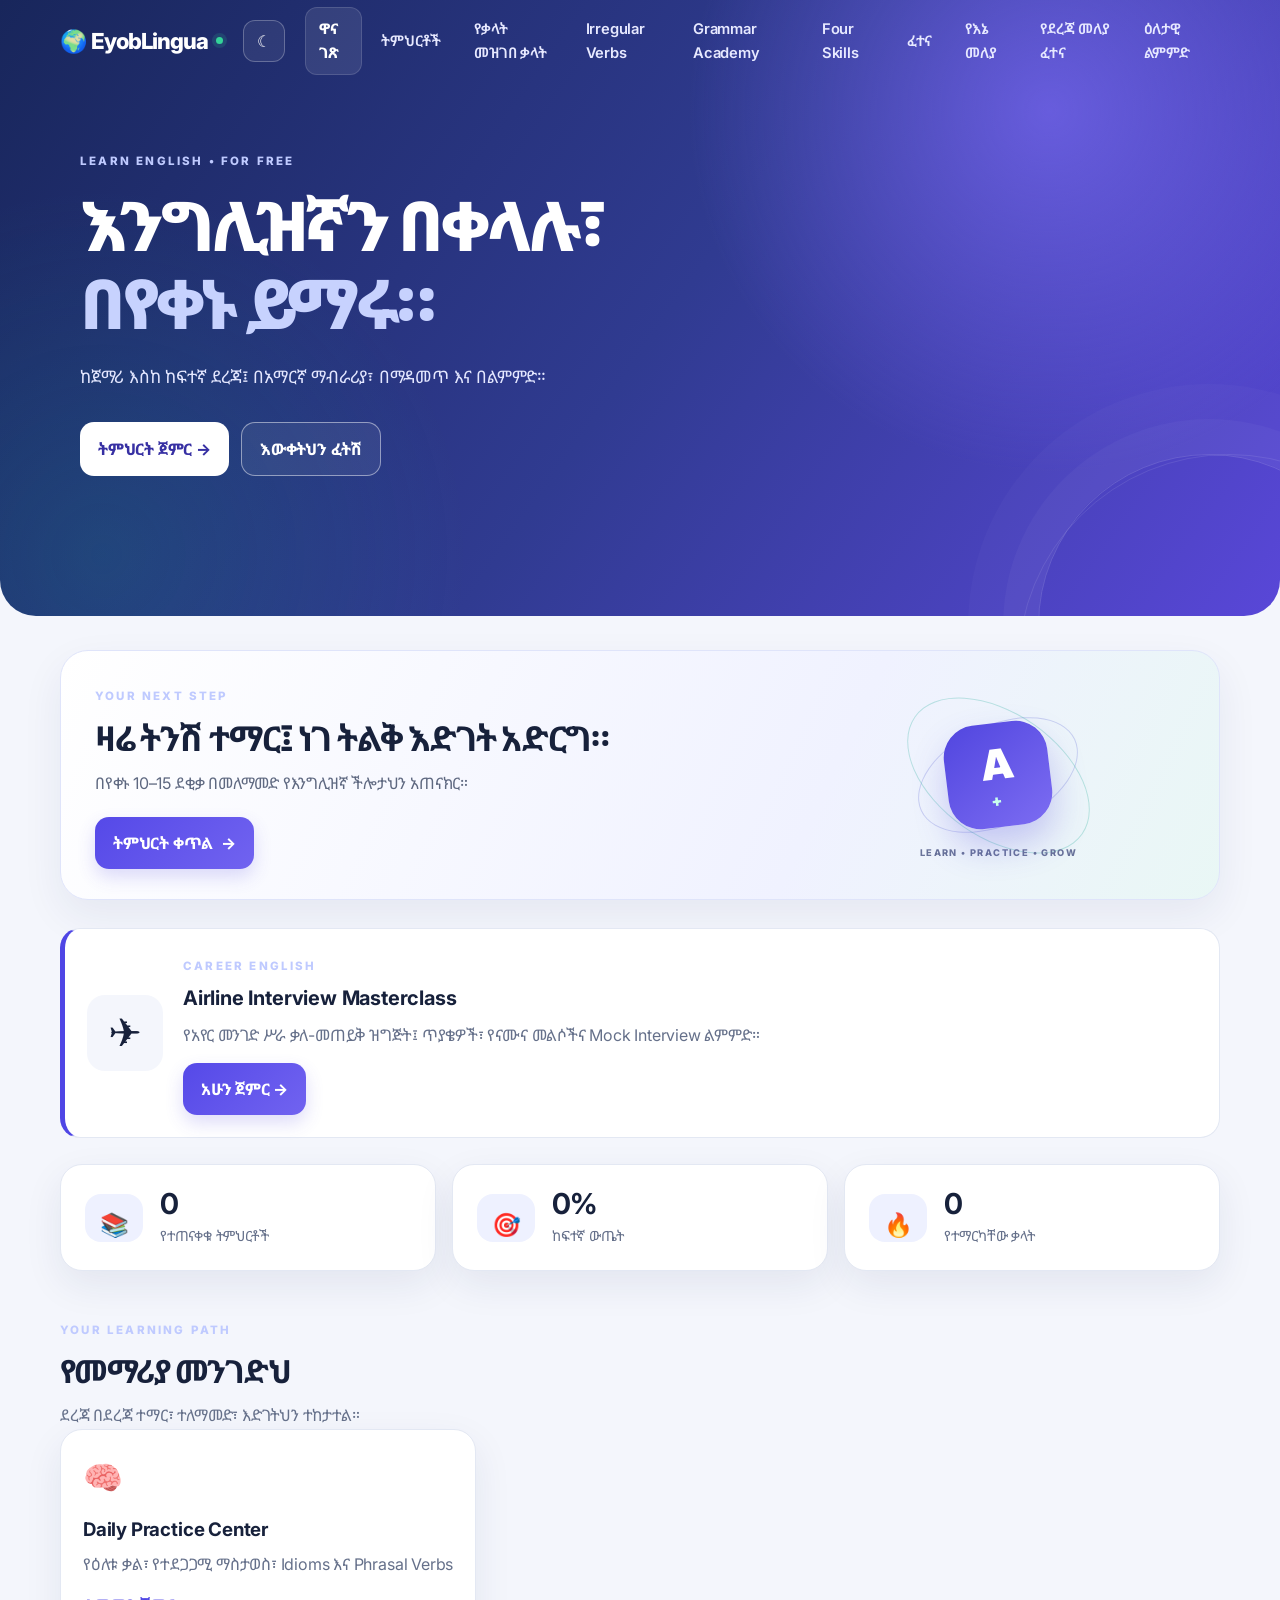
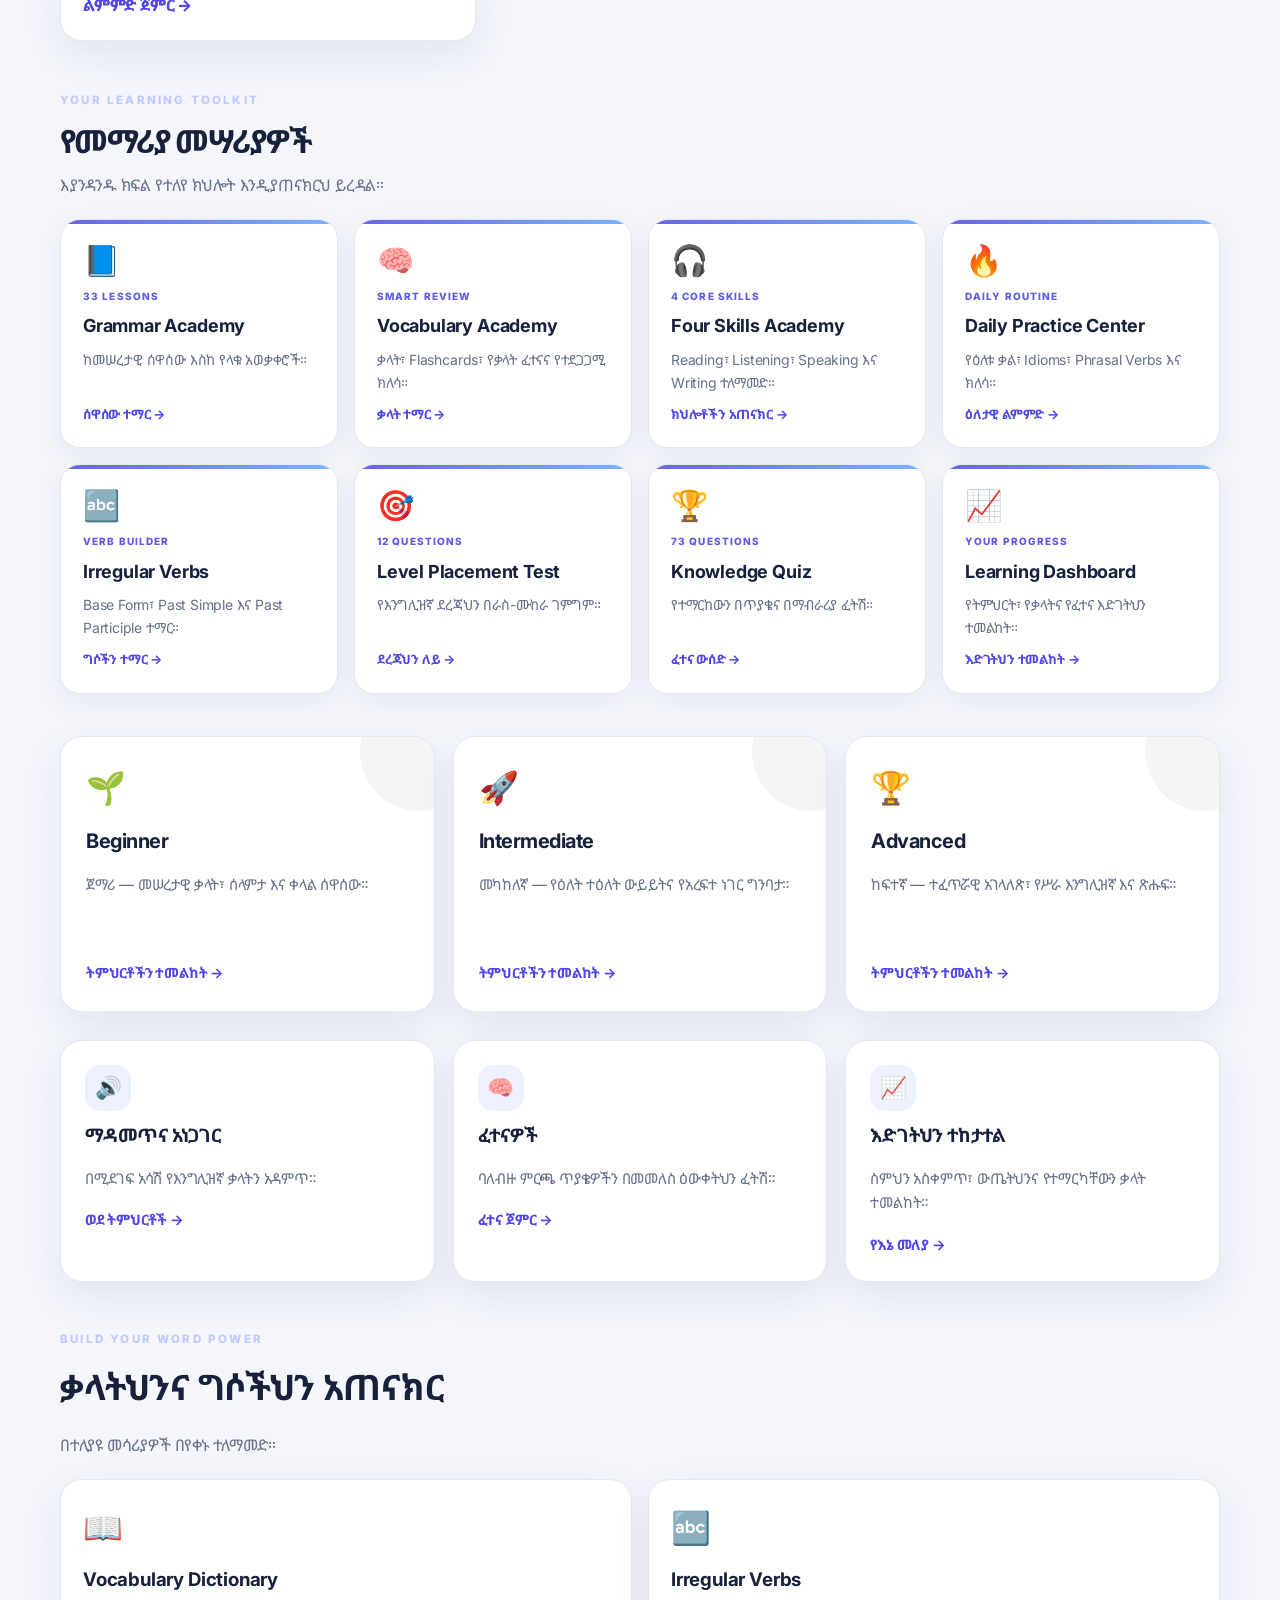
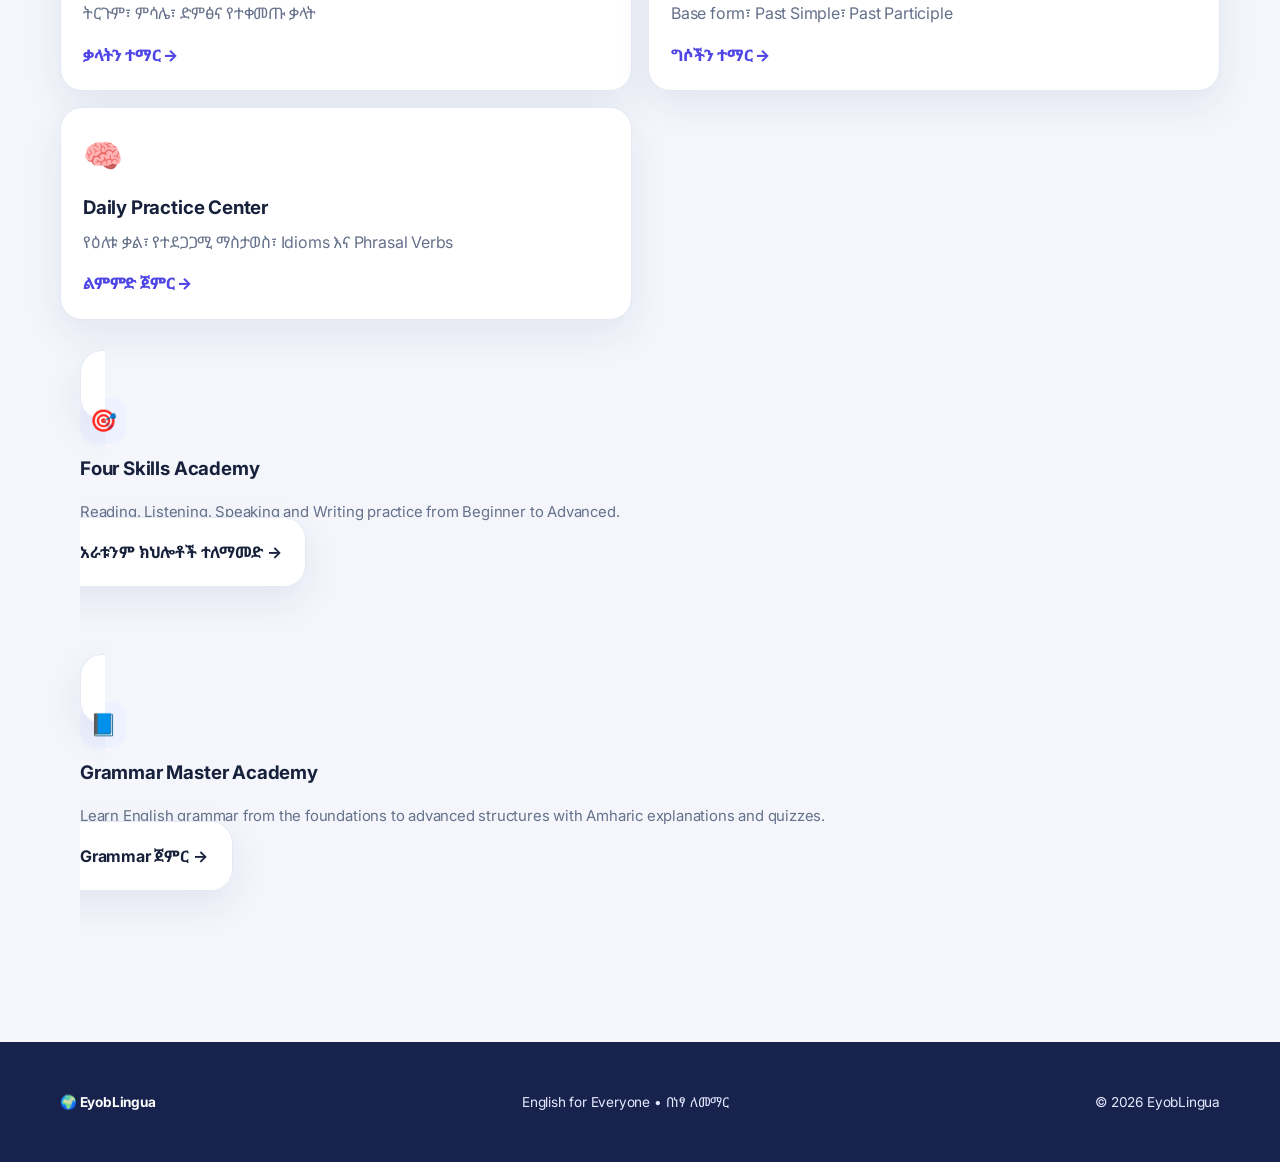
<file: index.html>
<!doctype html>
<html lang="am">
<head>
<meta charset="utf-8"><meta name="viewport" content="width=device-width, initial-scale=1">
<meta name="theme-color" content="#24306b"><meta name="color-scheme" content="light dark"><meta name="apple-mobile-web-app-capable" content="yes"><meta name="apple-mobile-web-app-status-bar-style" content="black-translucent"><meta name="description" content="EyobLingua — በአማርኛ ድጋፍ እንግሊዝኛን በነፃ ይማሩ።">
<link rel="manifest" href="manifest.json"><link rel="stylesheet" href="style.css?v=37">
<title>EyobLingua — እንግሊዝኛ በነፃ</title>
</head>
<body>
<header class="hero">
  <nav class="nav wrap"><a class="brand" href="index.html">🌍 EyobLingua</a><button class="menu-toggle" id="menu-toggle" aria-label="የምናሌ ዝርዝር ክፈት" aria-expanded="false">☰</button><button class="theme-toggle" id="theme-toggle" type="button" aria-label="ጨለማ/ብርሃን ሁነታ">◐</button><div class="nav-links" id="nav-links"><a class="active" href="index.html">ዋና ገጽ</a><a  href="lessons.html">ትምህርቶች</a><a  href="vocabulary.html">የቃላት መዝገበ ቃላት</a><a  href="verbs.html">Irregular Verbs</a><a href="grammar.html">Grammar Academy</a><a href="skills.html">Four Skills</a><a  href="quiz.html">ፈተና</a><a  href="profile.html">የእኔ መለያ</a><a href="placement.html">የደረጃ መለያ ፈተና</a><a href="practice.html">ዕለታዊ ልምምድ</a></div></nav>
  <div class="wrap hero-content"><span class="eyebrow">LEARN ENGLISH • FOR FREE</span><h1>እንግሊዝኛን በቀላሉ፣<br><span>በየቀኑ ይማሩ።</span></h1><p>ከጀማሪ እስከ ከፍተኛ ደረጃ፤ በአማርኛ ማብራሪያ፣ በማዳመጥ እና በልምምድ።</p><div class="hero-actions"><a class="btn btn-light" href="lessons.html">ትምህርት ጀምር →</a><a class="btn btn-outline-light" href="quiz.html">እውቀትህን ፈትሽ</a></div></div>
</header>
<main class="wrap page-main">
  <section class="welcome-panel" aria-label="የመማር አጠቃላይ እይታ">
    <div class="welcome-copy"><span class="eyebrow">YOUR NEXT STEP</span><h2>ዛሬ ትንሽ ተማር፤ ነገ ትልቅ እድገት አድርግ።</h2><p>በየቀኑ 10–15 ደቂቃ በመለማመድ የእንግሊዝኛ ችሎታህን አጠናክር።</p><a class="btn btn-primary" href="lessons.html">ትምህርት ቀጥል <span aria-hidden="true">→</span></a></div>
    <div class="welcome-mark" aria-hidden="true"><div class="orbit orbit-one"></div><div class="orbit orbit-two"></div><div class="welcome-core">A<span>+</span></div><small>LEARN • PRACTICE • GROW</small></div>
  </section>
  <section class="airline-quick-access" aria-labelledby="airline-quick-title">
    <div class="airline-quick-icon" aria-hidden="true">✈️</div>
    <div class="airline-quick-copy">
      <span class="eyebrow">CAREER ENGLISH</span>
      <h2 id="airline-quick-title">Airline Interview Masterclass</h2>
      <p>የአየር መንገድ ሥራ ቃለ-መጠይቅ ዝግጅት፤ ጥያቄዎች፣ የናሙና መልሶችና Mock Interview ልምምድ።</p>
      <a class="btn btn-primary" href="lessons.html#airline-interview">አሁን ጀምር →</a>
    </div>
  </section>
  <section class="stats-grid" aria-label="Learning progress">
    <article class="stat-card"><span class="stat-icon">📚</span><div><strong id="lessons-completed">0</strong><span>የተጠናቀቁ ትምህርቶች</span></div></article>
    <article class="stat-card"><span class="stat-icon">🎯</span><div><strong id="best-score">0%</strong><span>ከፍተኛ ውጤት</span></div></article>
    <article class="stat-card"><span class="stat-icon">🔥</span><div><strong id="words-learned">0</strong><span>የተማርካቸው ቃላት</span></div></article>
  </section>
  <section class="section-head"><div><span class="eyebrow">YOUR LEARNING PATH</span><h2>የመማሪያ መንገድህ</h2><p>ደረጃ በደረጃ ተማር፣ ተለማመድ፣ እድገትህን ተከታተል።</p><a class="tool-card" href="practice.html"><span class="tool-emoji">🧠</span><h3>Daily Practice Center</h3><p>የዕለቱ ቃል፣ የተደጋጋሚ ማስታወስ፣ Idioms እና Phrasal Verbs</p><span class="tool-link">ልምምድ ጀምር →</span></a></div></section>
  <section class="learning-tools-section" aria-labelledby="learning-tools-title">
    <div class="section-head"><div><span class="eyebrow">YOUR LEARNING TOOLKIT</span><h2 id="learning-tools-title">የመማሪያ መሣሪያዎች</h2><p>እያንዳንዱ ክፍል የተለየ ክህሎት እንዲያጠናክርህ ይረዳል።</p></div></div>
    <div class="learning-tools-grid">
      <a class="learning-tool-card" href="grammar.html"><span class="learning-tool-icon">📘</span><span class="learning-tool-tag">33 LESSONS</span><h3>Grammar Academy</h3><p>ከመሠረታዊ ሰዋሰው እስከ የላቁ አወቃቀሮች።</p><b>ሰዋሰው ተማር →</b></a>
      <a class="learning-tool-card" href="vocabulary.html"><span class="learning-tool-icon">🧠</span><span class="learning-tool-tag">SMART REVIEW</span><h3>Vocabulary Academy</h3><p>ቃላት፣ Flashcards፣ የቃላት ፈተናና የተደጋጋሚ ክለሳ።</p><b>ቃላት ተማር →</b></a>
      <a class="learning-tool-card" href="skills.html"><span class="learning-tool-icon">🎧</span><span class="learning-tool-tag">4 CORE SKILLS</span><h3>Four Skills Academy</h3><p>Reading፣ Listening፣ Speaking እና Writing ተለማመድ።</p><b>ክህሎቶችን አጠናክር →</b></a>
      <a class="learning-tool-card" href="practice.html"><span class="learning-tool-icon">🔥</span><span class="learning-tool-tag">DAILY ROUTINE</span><h3>Daily Practice Center</h3><p>የዕለቱ ቃል፣ Idioms፣ Phrasal Verbs እና ክለሳ።</p><b>ዕለታዊ ልምምድ →</b></a>
      <a class="learning-tool-card" href="verbs.html"><span class="learning-tool-icon">🔤</span><span class="learning-tool-tag">VERB BUILDER</span><h3>Irregular Verbs</h3><p>Base Form፣ Past Simple እና Past Participle ተማር።</p><b>ግሶችን ተማር →</b></a>
      <a class="learning-tool-card" href="placement.html"><span class="learning-tool-icon">🎯</span><span class="learning-tool-tag">12 QUESTIONS</span><h3>Level Placement Test</h3><p>የእንግሊዝኛ ደረጃህን በራስ-ሙከራ ገምግም።</p><b>ደረጃህን ለይ →</b></a>
      <a class="learning-tool-card" href="quiz.html"><span class="learning-tool-icon">🏆</span><span class="learning-tool-tag">73 QUESTIONS</span><h3>Knowledge Quiz</h3><p>የተማርከውን በጥያቄና በማብራሪያ ፈትሽ።</p><b>ፈተና ውሰድ →</b></a>
      <a class="learning-tool-card" href="profile.html"><span class="learning-tool-icon">📈</span><span class="learning-tool-tag">YOUR PROGRESS</span><h3>Learning Dashboard</h3><p>የትምህርት፣ የቃላትና የፈተና እድገትህን ተመልከት።</p><b>እድገትህን ተመልከት →</b></a>
    </div>
  </section>
  <section class="level-grid">
    <a class="level-card beginner" href="lessons.html#beginner"><span>🌱</span><h3>Beginner</h3><p>ጀማሪ — መሠረታዊ ቃላት፣ ሰላምታ እና ቀላል ሰዋሰው።</p><b>ትምህርቶችን ተመልከት →</b></a>
    <a class="level-card intermediate" href="lessons.html#intermediate"><span>🚀</span><h3>Intermediate</h3><p>መካከለኛ — የዕለት ተዕለት ውይይትና የአረፍተ ነገር ግንባታ።</p><b>ትምህርቶችን ተመልከት →</b></a>
    <a class="level-card advanced" href="lessons.html#advanced"><span>🏆</span><h3>Advanced</h3><p>ከፍተኛ — ተፈጥሯዊ አገላለጽ፣ የሥራ እንግሊዝኛ እና ጽሑፍ።</p><b>ትምህርቶችን ተመልከት →</b></a>
  </section>
  <section class="feature-grid">
    <article class="feature-card"><span>🔊</span><h3>ማዳመጥና አነጋገር</h3><p>በሚደገፍ አሳሽ የእንግሊዝኛ ቃላትን አዳምጥ።</p><a href="lessons.html">ወደ ትምህርቶች →</a></article>
    <article class="feature-card"><span>🧠</span><h3>ፈተናዎች</h3><p>ባለብዙ ምርጫ ጥያቄዎችን በመመለስ ዕውቀትህን ፈትሽ።</p><a href="quiz.html">ፈተና ጀምር →</a></article>
    <article class="feature-card"><span>📈</span><h3>እድገትህን ተከታተል</h3><p>ስምህን አስቀምጥ፣ ውጤትህንና የተማርካቸውን ቃላት ተመልከት።</p><a href="profile.html">የእኔ መለያ →</a></article>
  </section>
<section class="learning-tools"><div class="section-heading"><span class="eyebrow">BUILD YOUR WORD POWER</span><h2>ቃላትህንና ግሶችህን አጠናክር</h2><p>በተለያዩ መሳሪያዎች በየቀኑ ተለማመድ።</p></div><div class="tool-card-grid"><a class="tool-card" href="vocabulary.html"><span class="tool-emoji">📖</span><h3>Vocabulary Dictionary</h3><p>ትርጉም፣ ምሳሌ፣ ድምፅና የተቀመጡ ቃላት</p><span class="tool-link">ቃላትን ተማር →</span></a><a class="tool-card" href="verbs.html"><span class="tool-emoji">🔤</span><h3>Irregular Verbs</h3><p>Base form፣ Past Simple፣ Past Participle</p><span class="tool-link">ግሶችን ተማር →</span></a><a class="tool-card" href="practice.html"><span class="tool-emoji">🧠</span><h3>Daily Practice Center</h3><p>የዕለቱ ቃል፣ የተደጋጋሚ ማስታወስ፣ Idioms እና Phrasal Verbs</p><span class="tool-link">ልምምድ ጀምር →</span></a></div></section>
<section class="wrap page-main"><a class="feature-card" href="skills.html"><span>🎯</span><h3>Four Skills Academy</h3><p>Reading, Listening, Speaking and Writing practice from Beginner to Advanced.</p><b>አራቱንም ክህሎቶች ተለማመድ →</b></a></section><section class="wrap page-main"><a class="feature-card" href="grammar.html"><span>📘</span><h3>Grammar Master Academy</h3><p>Learn English grammar from the foundations to advanced structures with Amharic explanations and quizzes.</p><b>Grammar ጀምር →</b></a></section></main>
<footer class="footer"><div class="wrap footer-inner"><strong>🌍 EyobLingua</strong><span>English for Everyone • በነፃ ለመማር</span><span>© 2026 EyobLingua</span></div></footer>
<script src="script.js?v=37"></script><script>if('serviceWorker' in navigator && location.protocol.startsWith('http')) navigator.serviceWorker.register("./sw.js?v=37").catch(()=>{});</script>
</body></html>
</file>
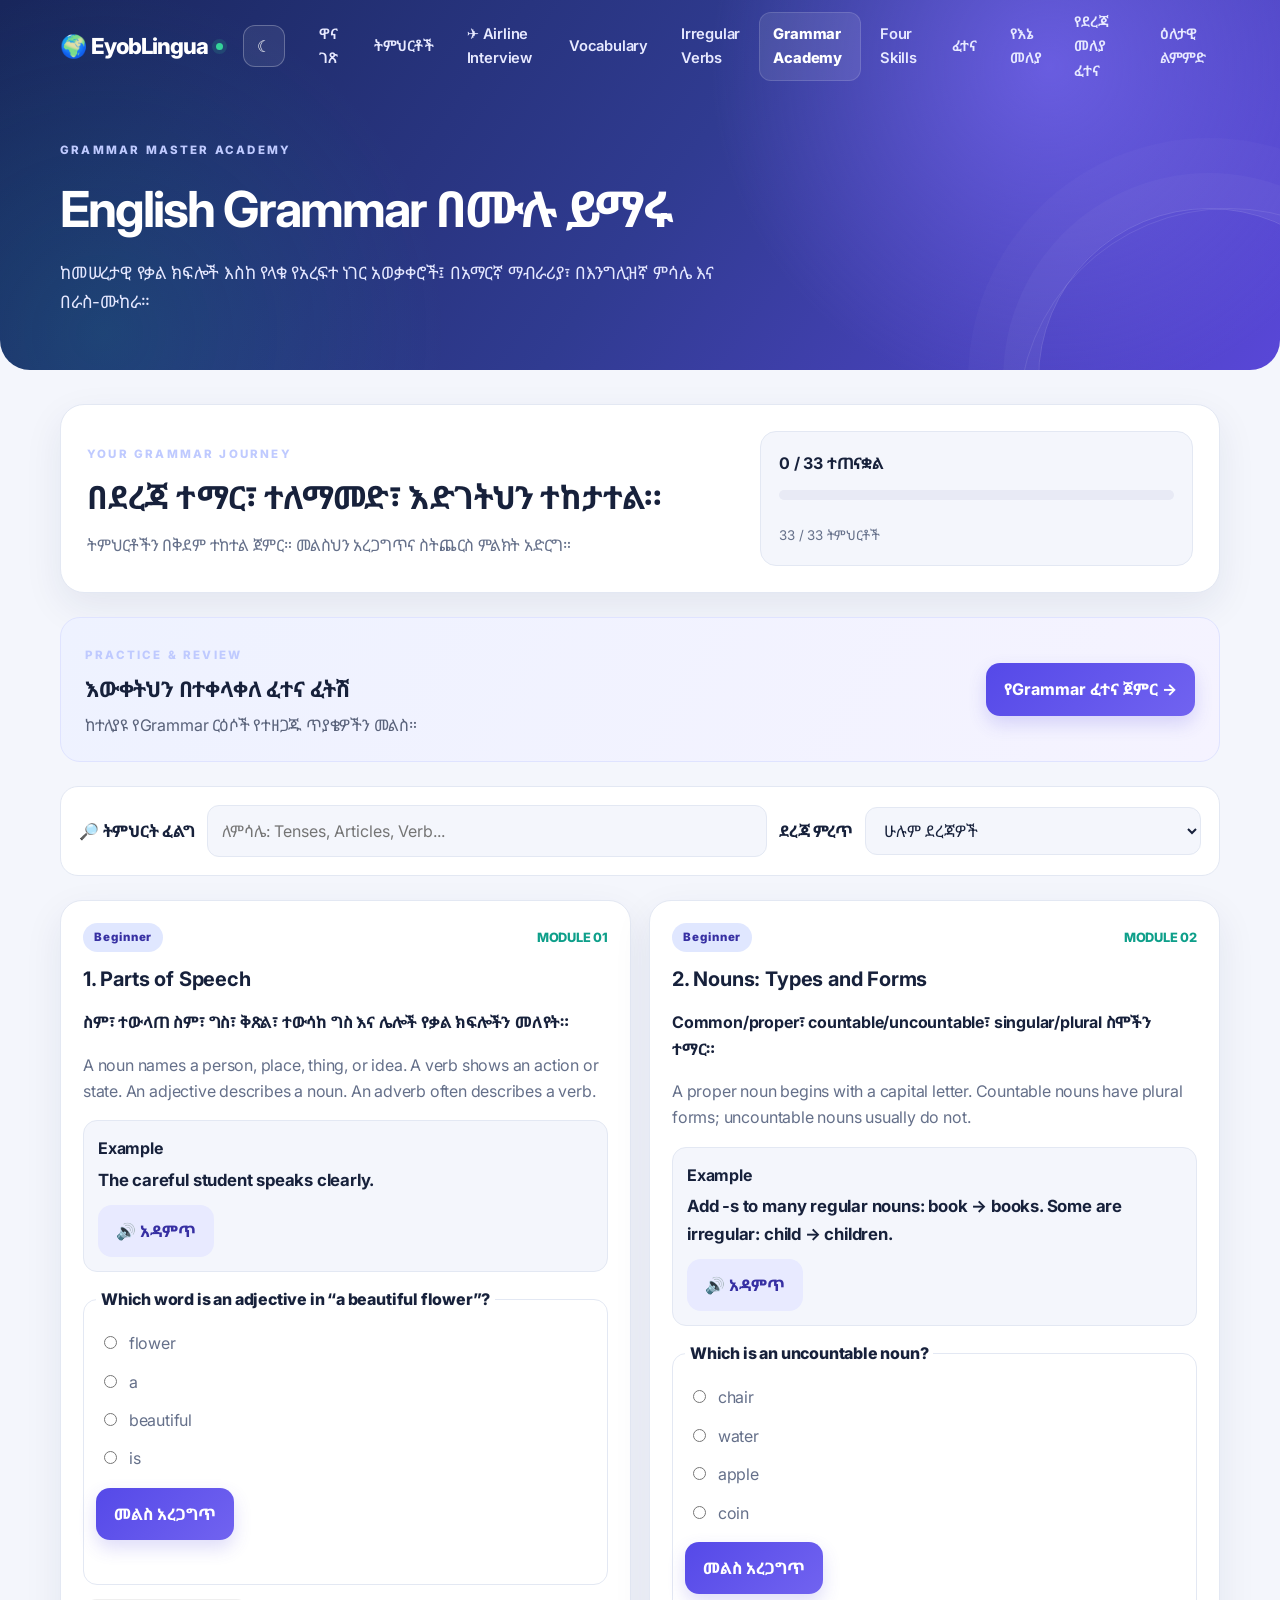
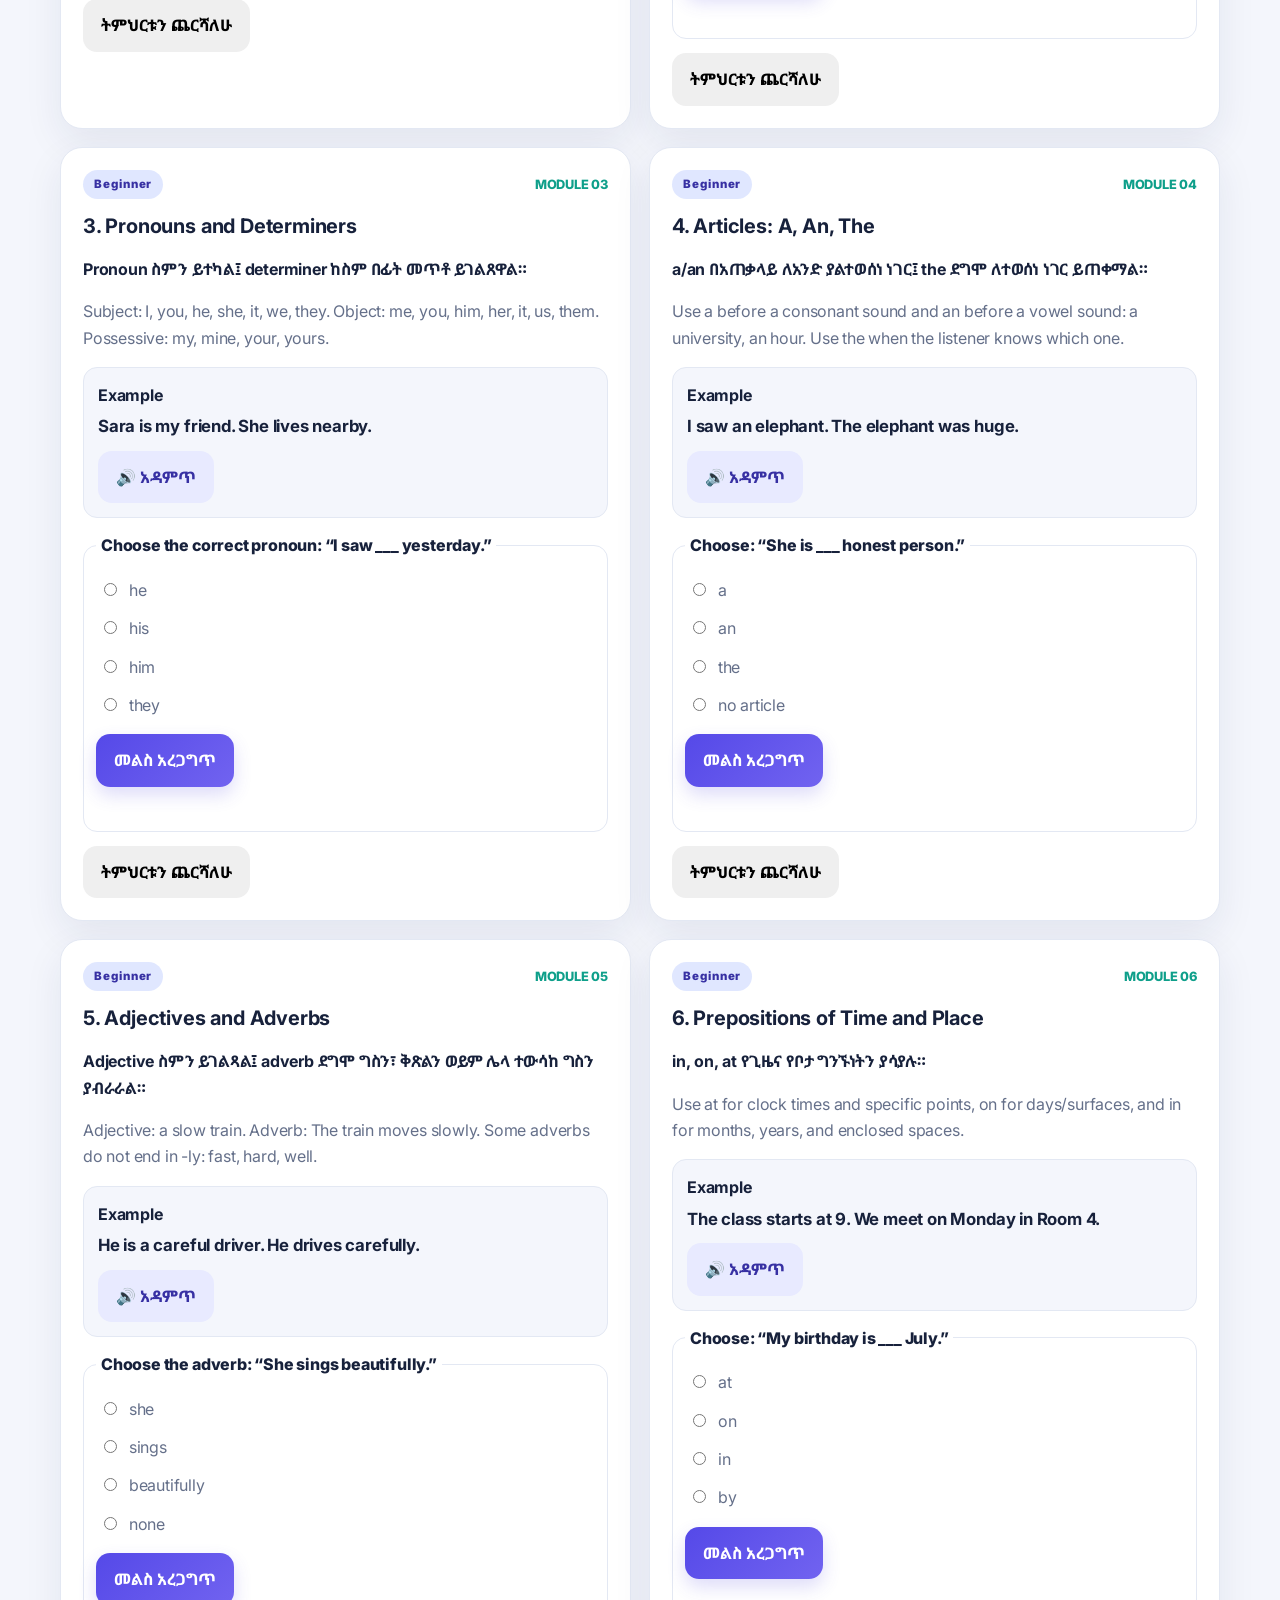
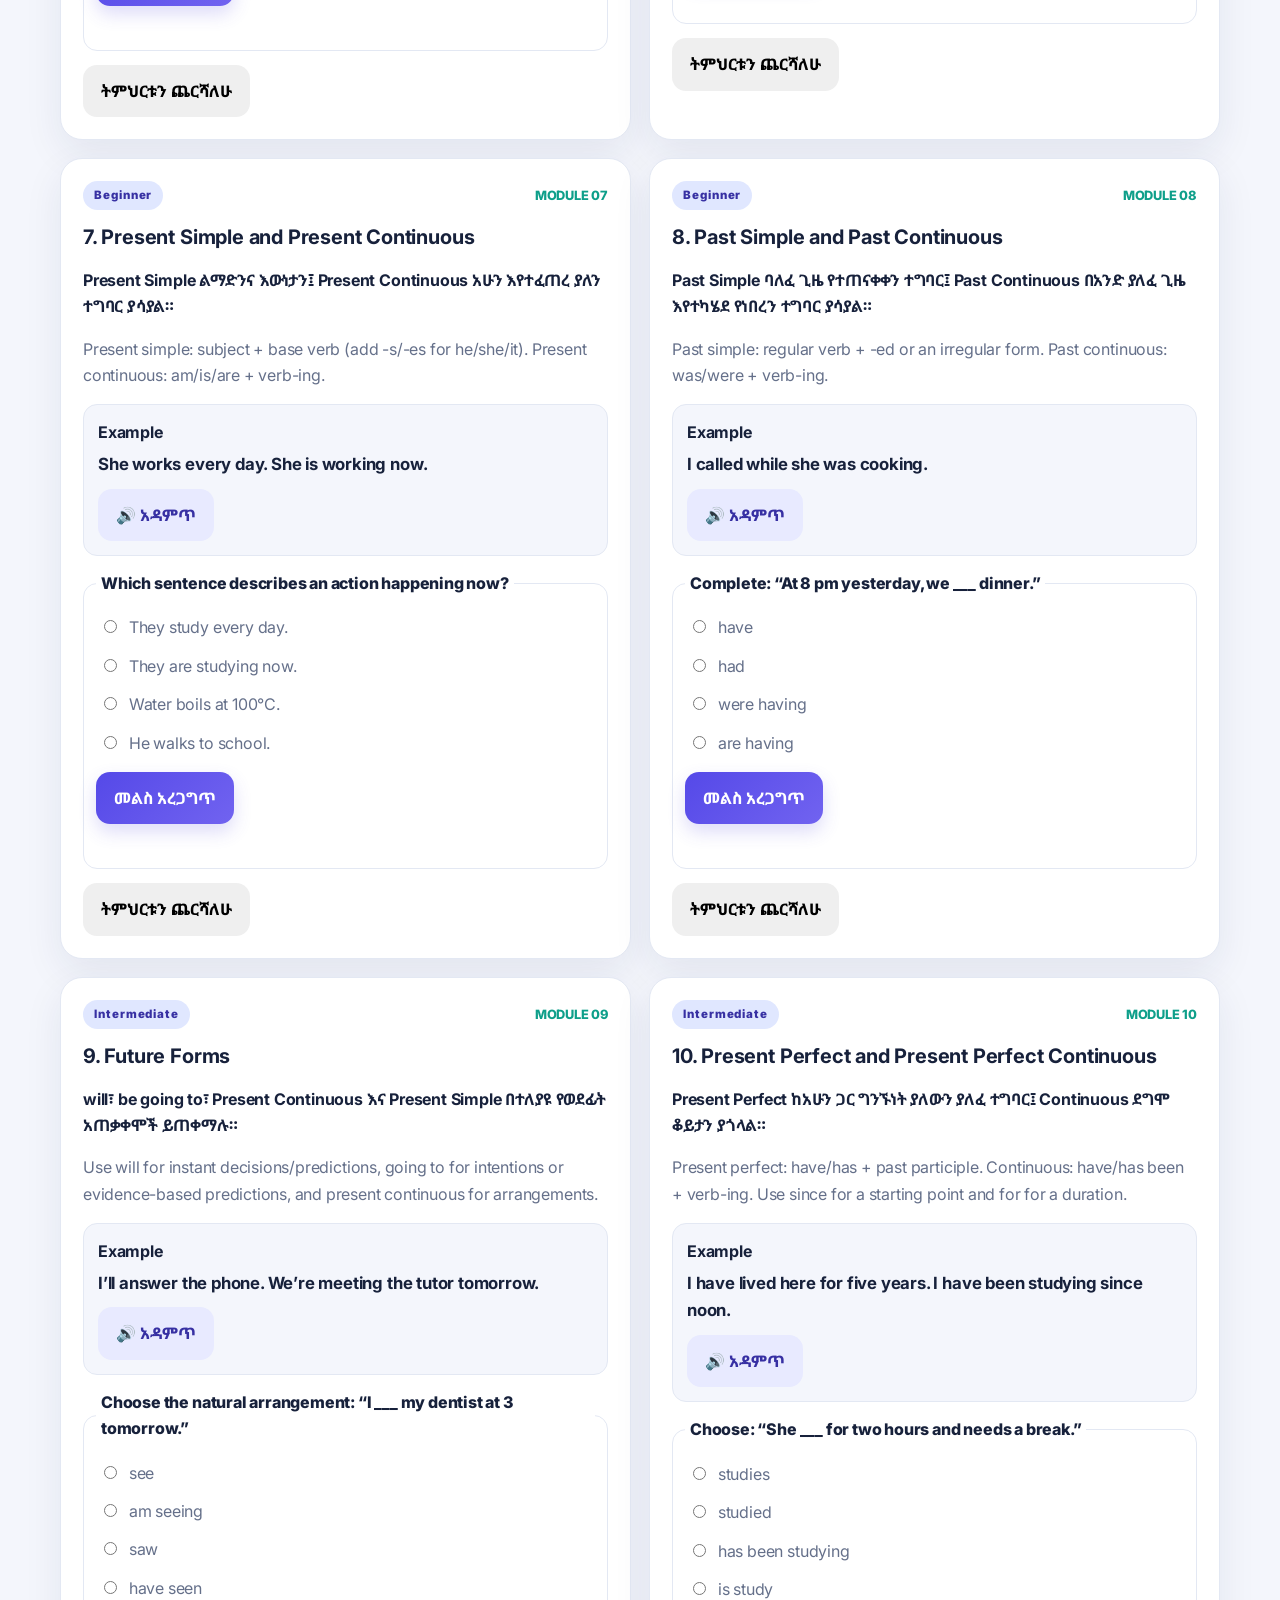
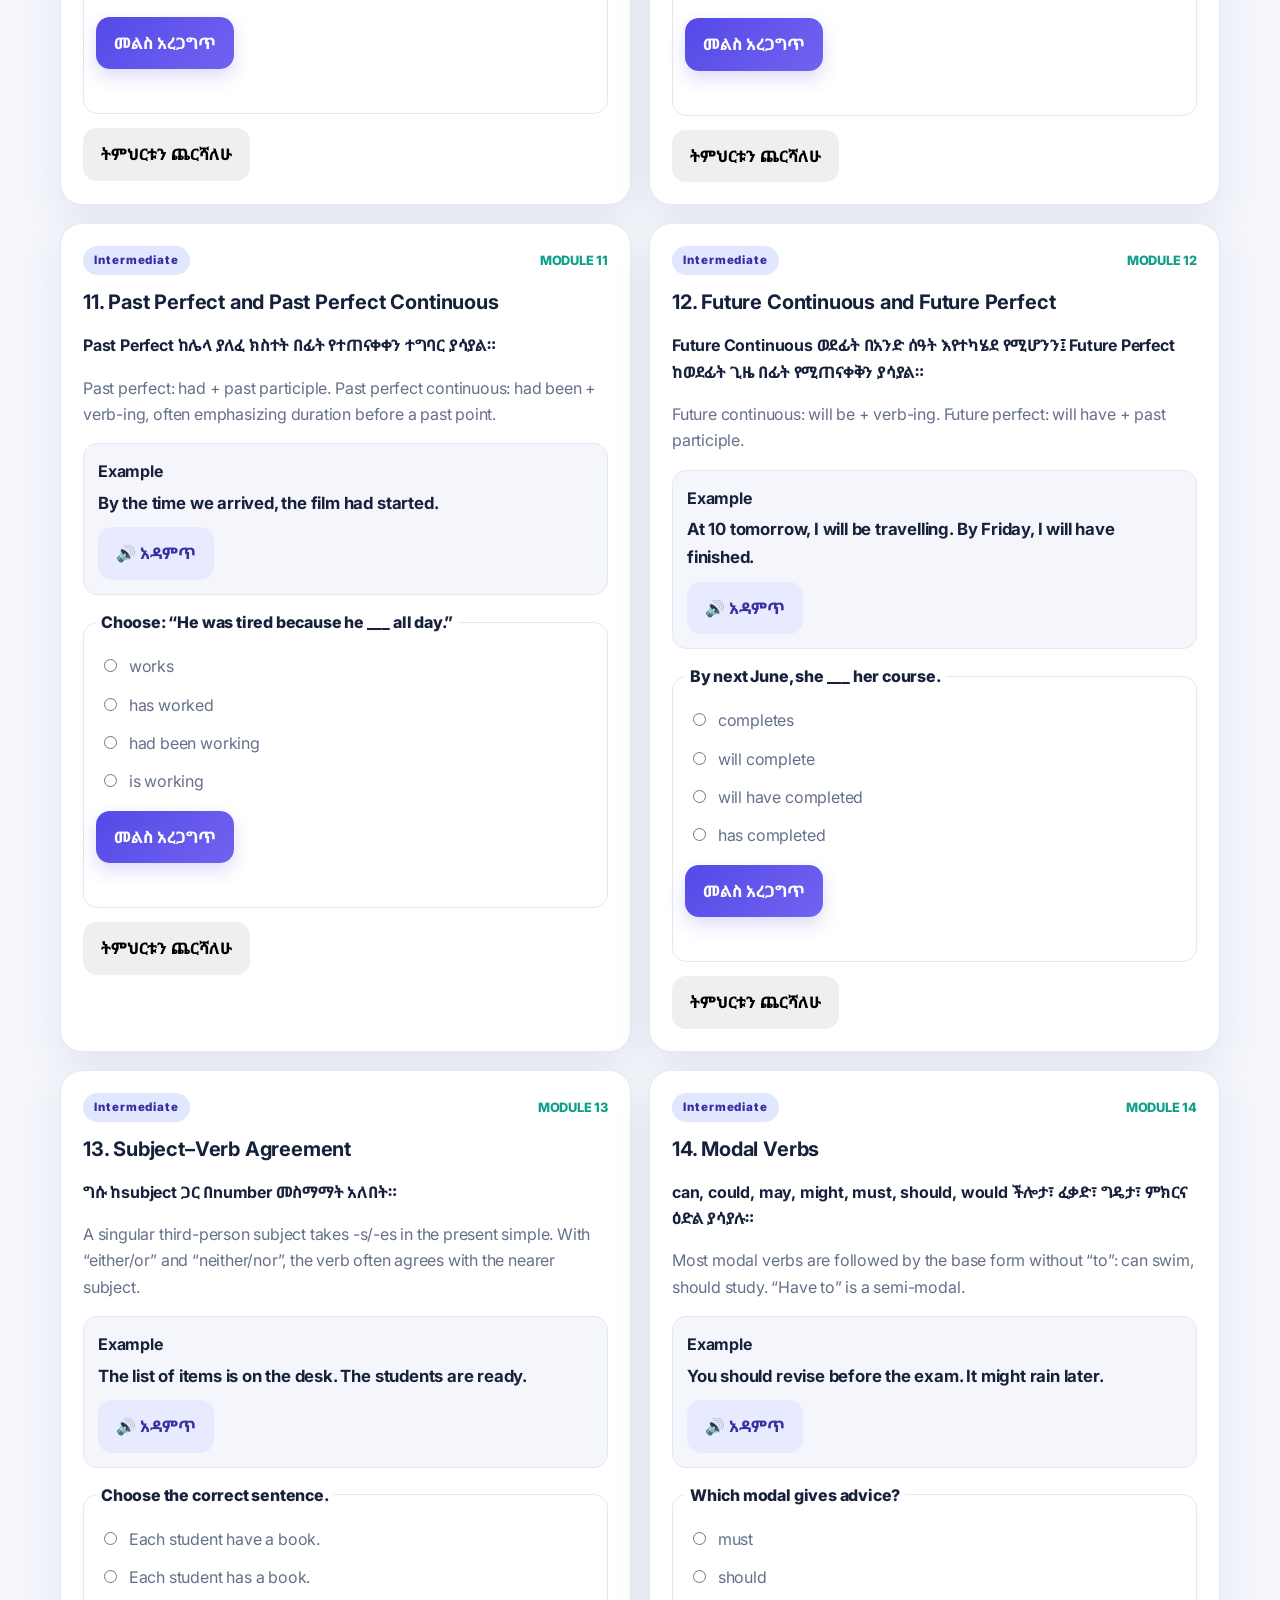
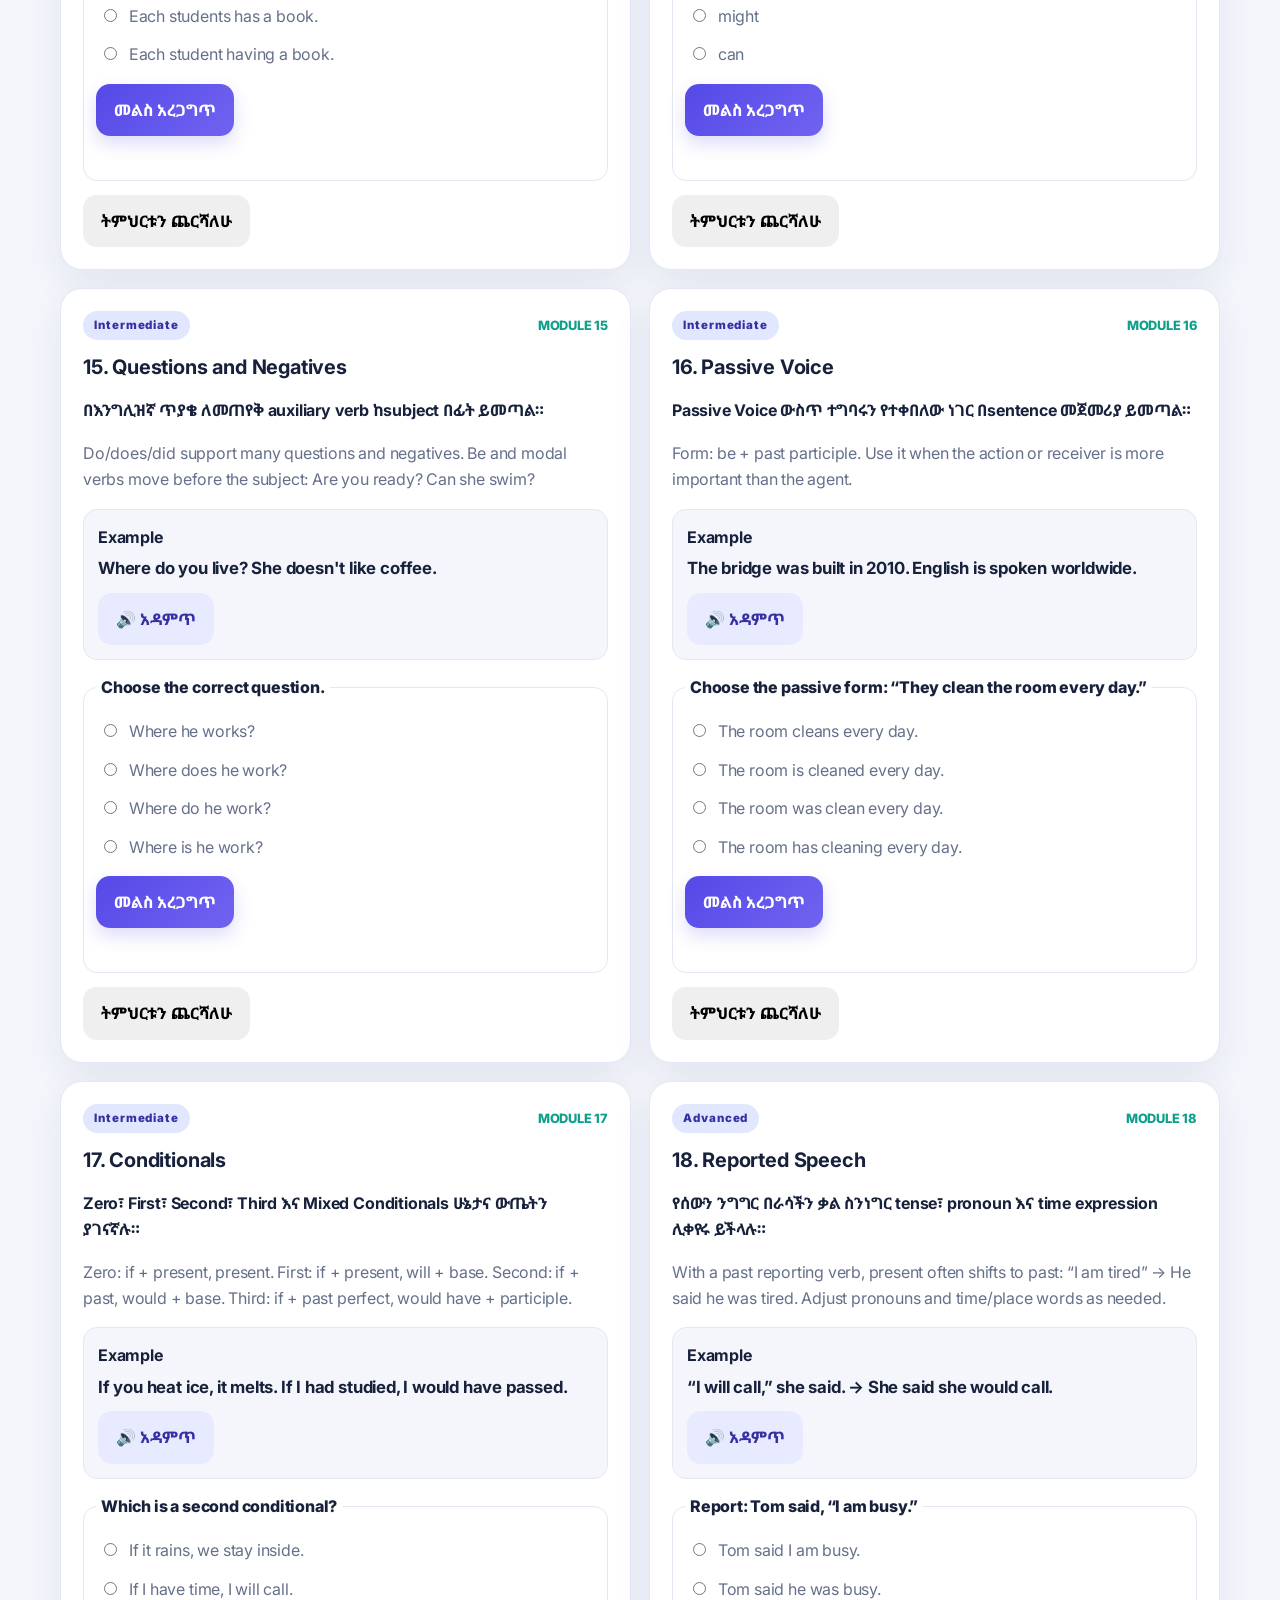
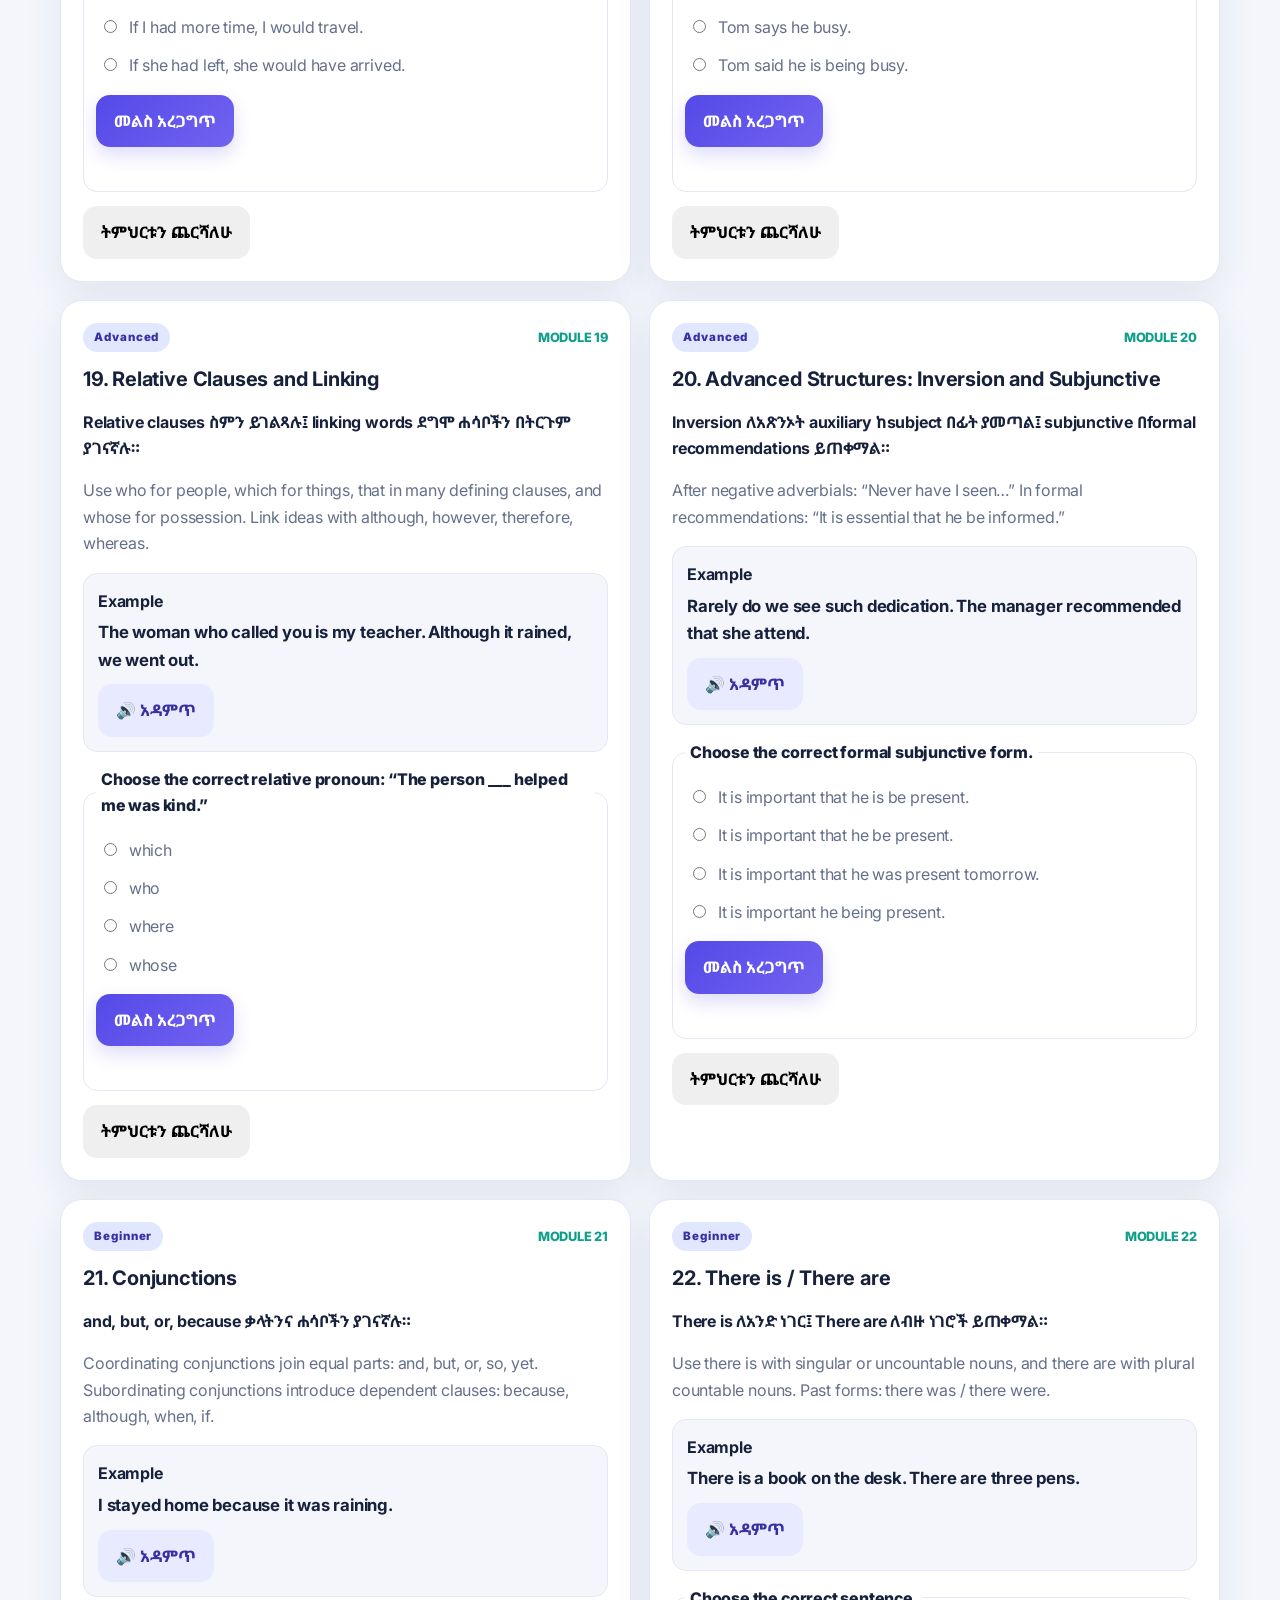
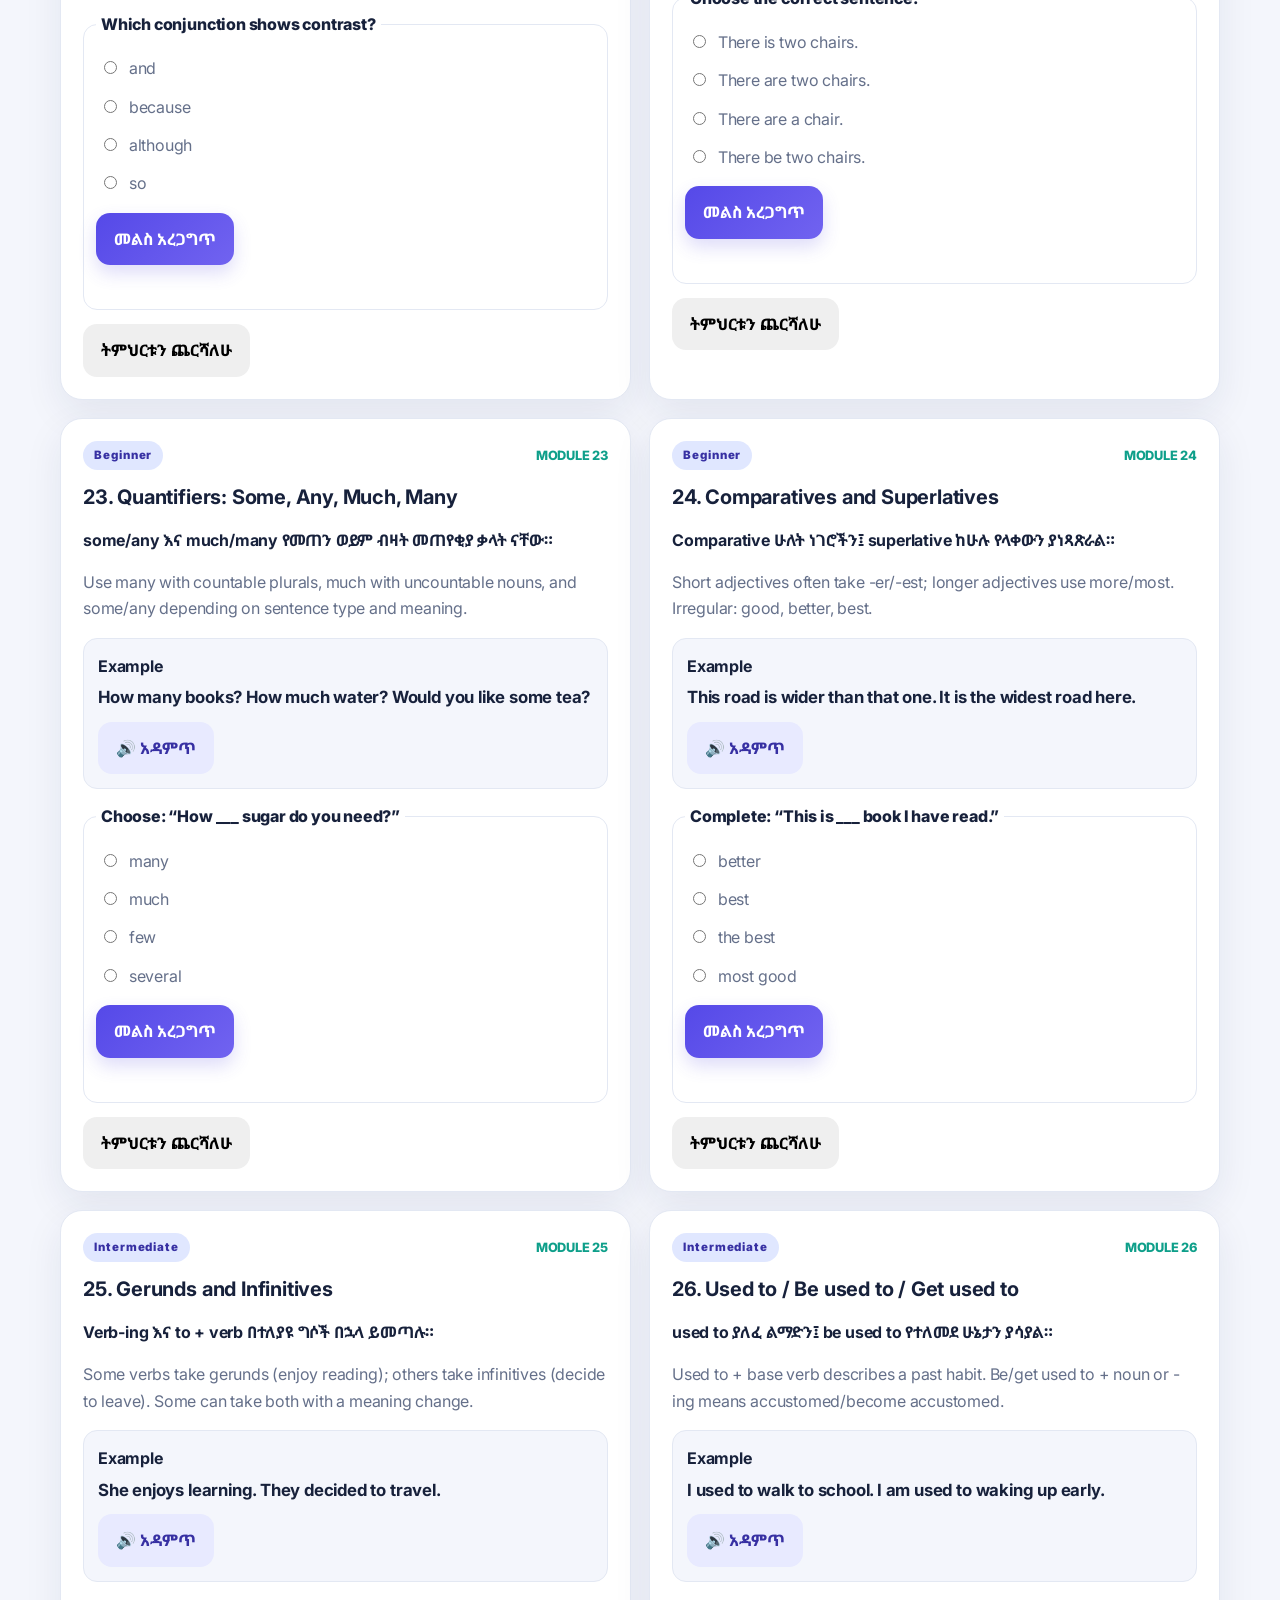
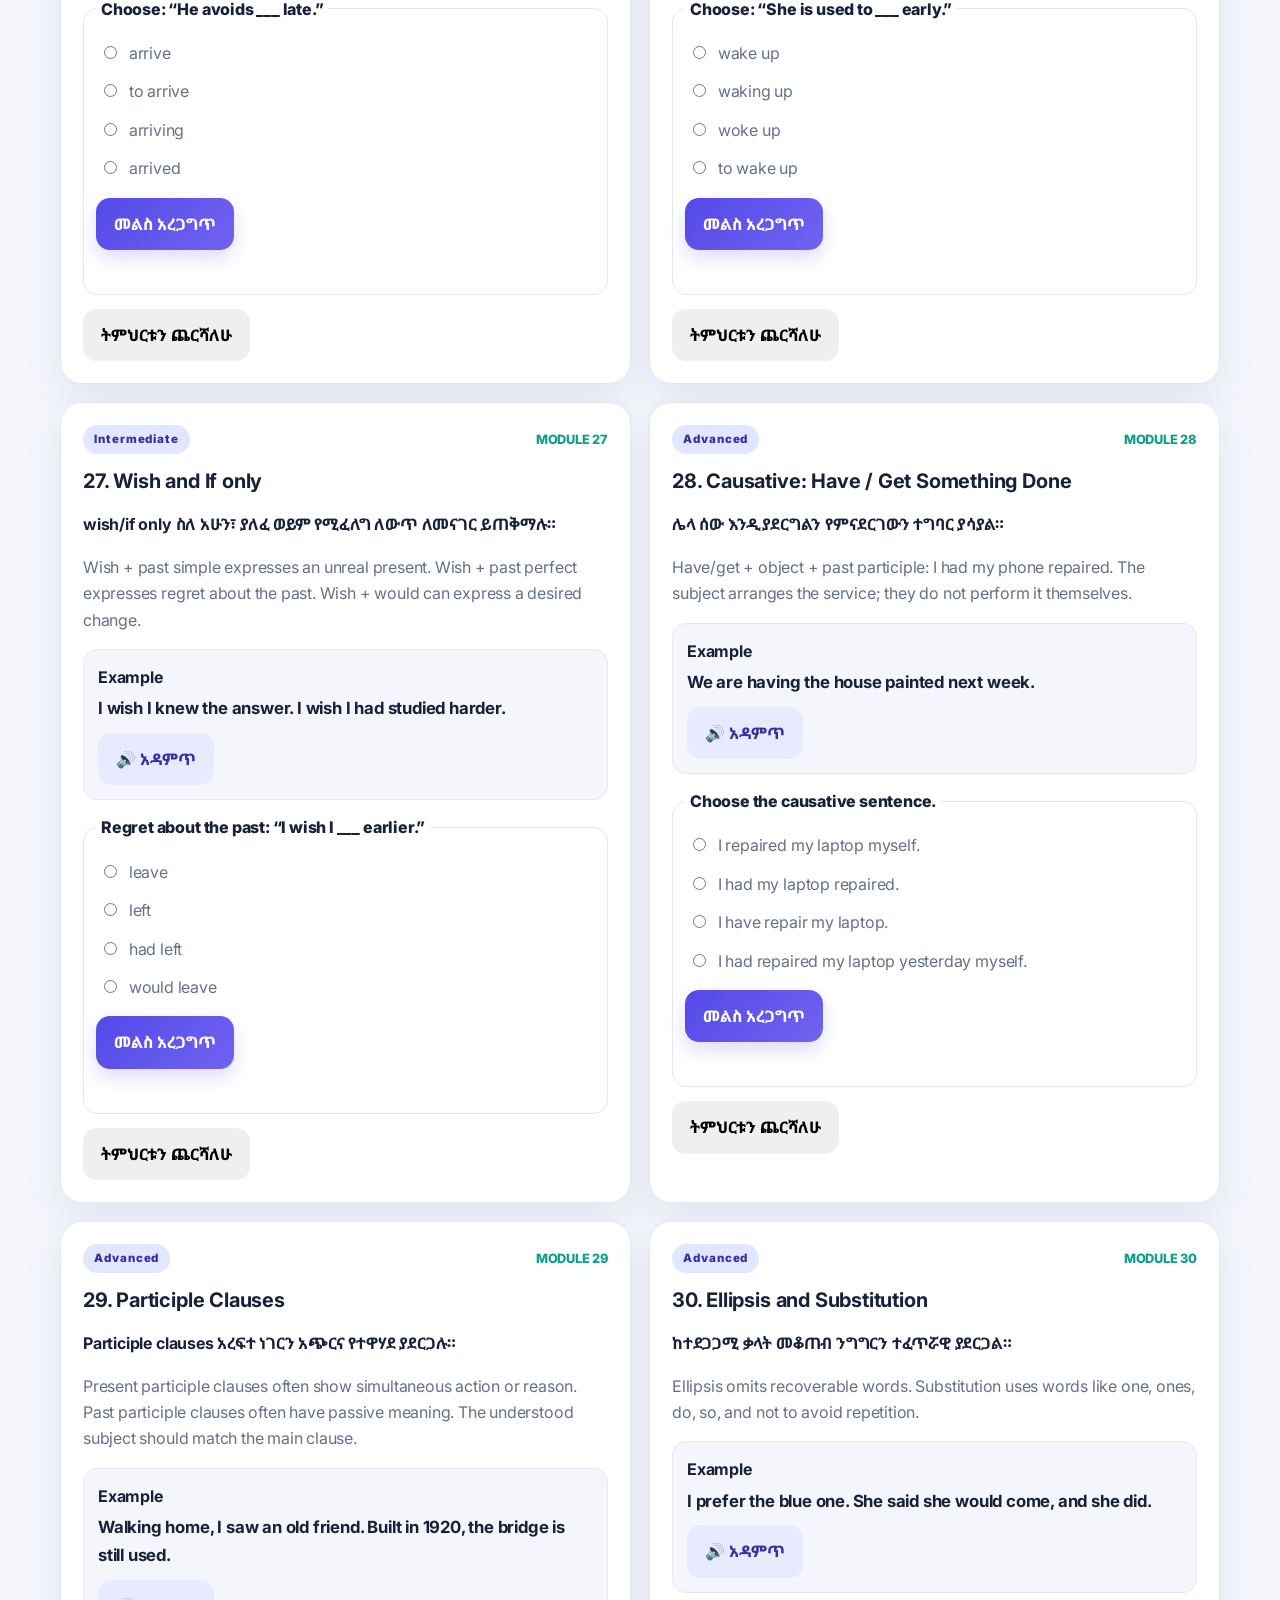
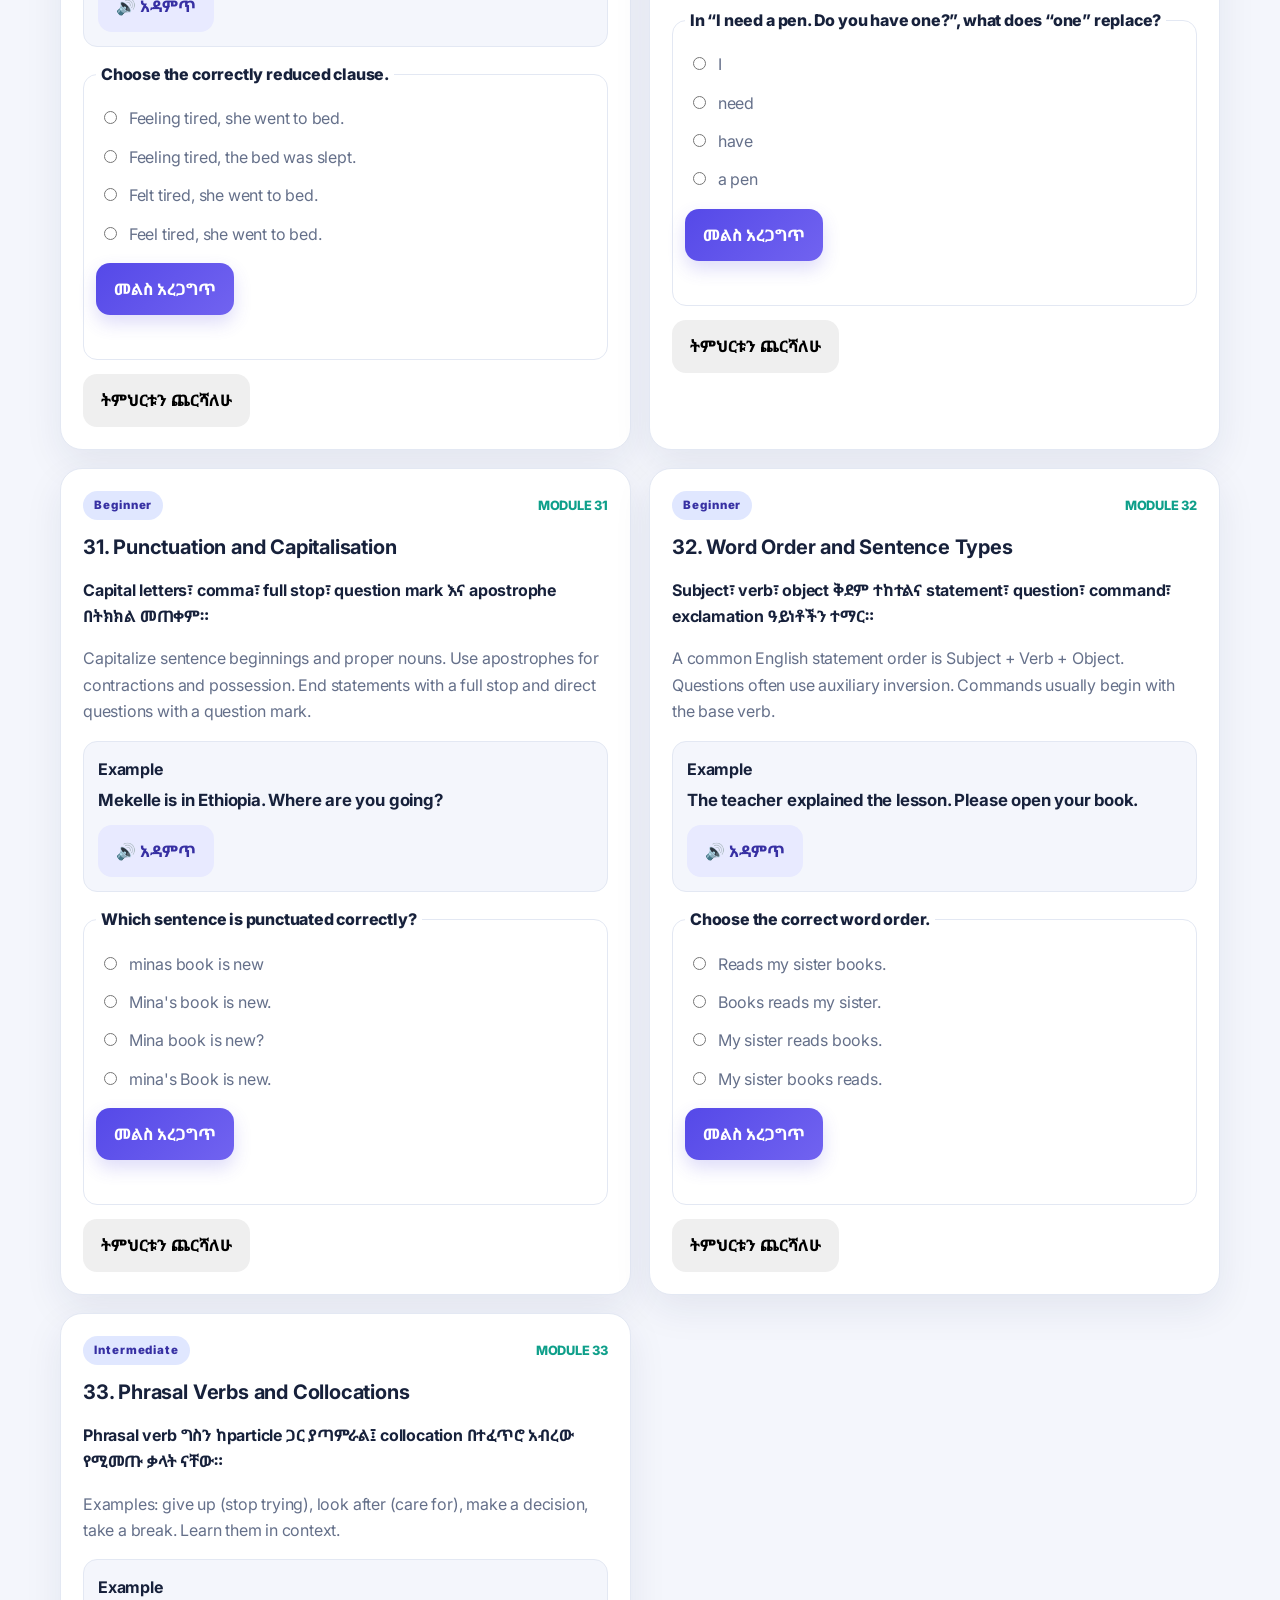
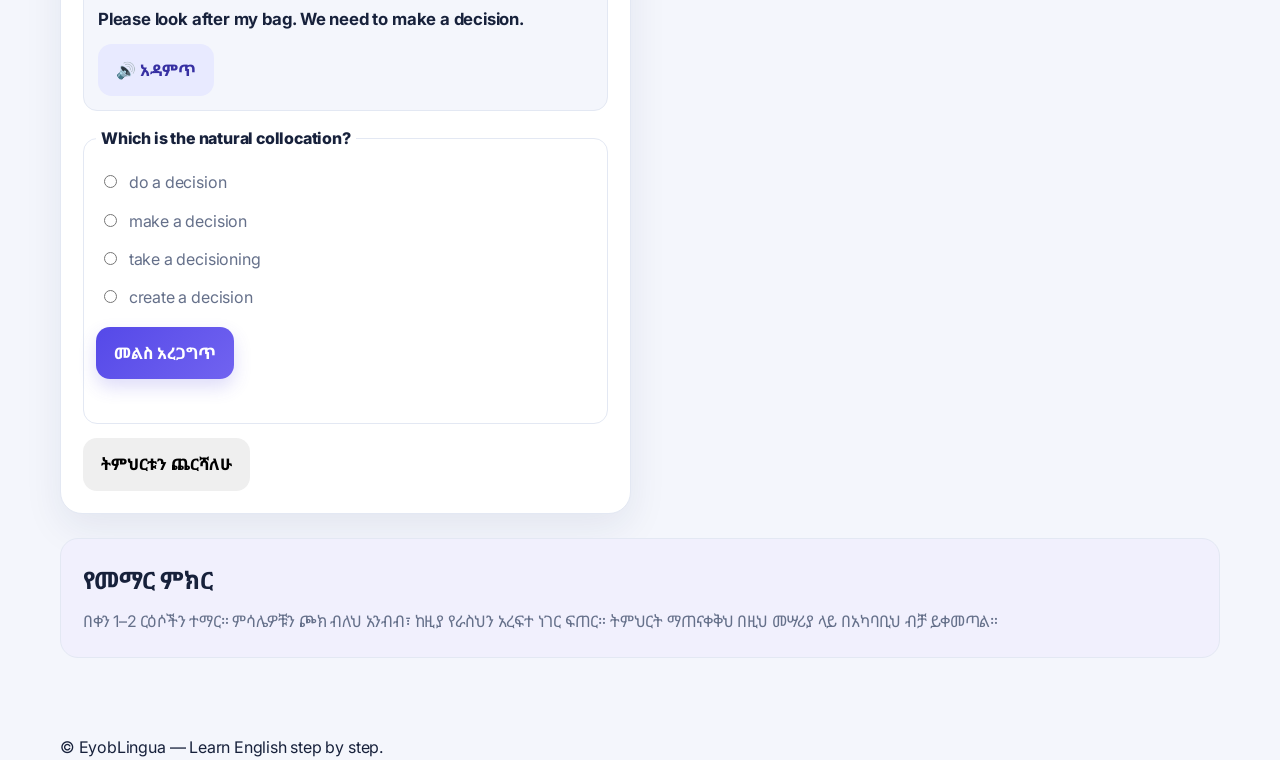
<file: grammar.html>
<!doctype html>
<html lang="am"><head><meta charset="utf-8"><meta name="viewport" content="width=device-width,initial-scale=1"><meta name="theme-color" content="#24306b"><meta name="description" content="Learn English grammar step by step with Amharic explanations and practice."><link rel="manifest" href="manifest.json"><link rel="stylesheet" href="style.css?v=37"><title>Grammar Master Academy — EyobLingua</title></head>
<body>
<header class="subhero"><nav class="nav wrap"><a class="brand" href="index.html">🌍 EyobLingua</a><button class="menu-toggle" id="menu-toggle" aria-label="የምናሌ ዝርዝር ክፈት" aria-expanded="false">☰</button><button class="theme-toggle" id="theme-toggle" type="button" aria-label="ጨለማ/ብርሃን ሁነታ">◐</button><div class="nav-links" id="nav-links"><a href="index.html">ዋና ገጽ</a><a href="lessons.html">ትምህርቶች</a><a class="nav-career-link" href="lessons.html#airline-interview">✈️ Airline Interview</a><a href="vocabulary.html">Vocabulary</a><a href="verbs.html">Irregular Verbs</a><a href="grammar.html" class="active">Grammar Academy</a><a href="skills.html">Four Skills</a><a href="quiz.html">ፈተና</a><a href="profile.html">የእኔ መለያ</a><a href="placement.html">የደረጃ መለያ ፈተና</a><a href="practice.html">ዕለታዊ ልምምድ</a></div></nav><div class="wrap subhero-content"><span class="eyebrow">GRAMMAR MASTER ACADEMY</span><h1>English Grammar በሙሉ ይማሩ</h1><p>ከመሠረታዊ የቃል ክፍሎች እስከ የላቁ የአረፍተ ነገር አወቃቀሮች፤ በአማርኛ ማብራሪያ፣ በእንግሊዝኛ ምሳሌ እና በራስ-ሙከራ።</p></div></header>
<main class="wrap page-main grammar-page">
<section class="grammar-intro"><div><span class="eyebrow">YOUR GRAMMAR JOURNEY</span><h2>በደረጃ ተማር፣ ተለማመድ፣ እድገትህን ተከታተል።</h2><p>ትምህርቶችን በቅደም ተከተል ጀምር። መልስህን አረጋግጥና ስትጨርስ ምልክት አድርግ።</p></div><div class="grammar-progress-box"><b id="grammar-progress-label">0 / 33 ተጠናቋል</b><div class="progress-track"><div class="progress-fill" id="grammar-progress" style="width:0%"></div></div><small id="grammar-count">33 ትምህርቶች</small></div></section>
<section class="grammar-next-step"><div><span class="eyebrow">PRACTICE & REVIEW</span><h2>እውቀትህን በተቀላቀለ ፈተና ፈትሽ</h2><p>ከተለያዩ የGrammar ርዕሶች የተዘጋጁ ጥያቄዎችን መልስ።</p></div><button class="btn btn-primary" id="grammar-quiz-start" type="button">የGrammar ፈተና ጀምር →</button></section><section class="grammar-tools"><label for="grammar-search">🔎 ትምህርት ፈልግ</label><input id="grammar-search" type="search" placeholder="ለምሳሌ: Tenses, Articles, Verb..."><label for="grammar-level">ደረጃ ምረጥ</label><select id="grammar-level"><option value="all">ሁሉም ደረጃዎች</option><option value="Beginner">Beginner</option><option value="Intermediate">Intermediate</option><option value="Advanced">Advanced</option></select></section>
<section id="grammar-list" class="grammar-list" aria-live="polite"></section>
<section id="grammar-quiz" class="grammar-quiz-panel" hidden><div class="grammar-quiz-head"><div><span class="eyebrow">KNOWLEDGE CHECK</span><h2>Grammar Challenge</h2><p id="gquiz-progress">ጥያቄ 1 / 10</p></div><button class="btn btn-outline" id="grammar-quiz-close" type="button">ዝጋ</button></div><div id="gquiz-body"></div><div class="grammar-quiz-actions"><button class="btn btn-primary" id="gquiz-next" type="button">ቀጣይ ጥያቄ →</button></div><p id="gquiz-result" aria-live="polite"></p></section><section class="grammar-note"><h2>የመማር ምክር</h2><p>በቀን 1–2 ርዕሶችን ተማር። ምሳሌዎቹን ጮክ ብለህ አንብብ፣ ከዚያ የራስህን አረፍተ ነገር ፍጠር። ትምህርት ማጠናቀቅህ በዚህ መሣሪያ ላይ በአካባቢህ ብቻ ይቀመጣል።</p></section>
</main><footer class="site-footer"><div class="wrap">© EyobLingua — Learn English step by step.</div></footer>
<script src="script.js?v=37" defer></script><script src="grammar.js?v=37" defer></script></body></html>
</file>
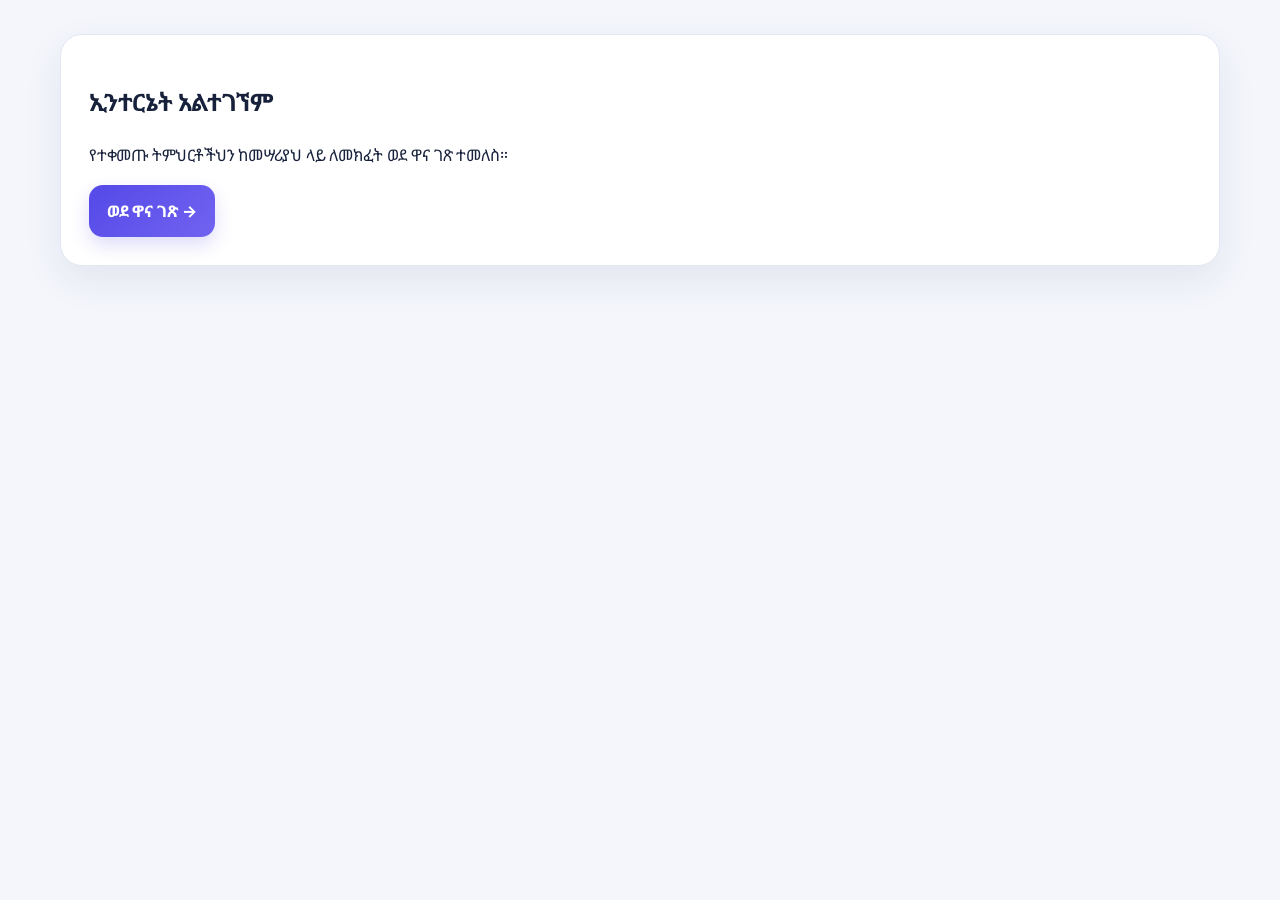
<file: offline.html>
<!doctype html><html lang="am"><head><meta charset="utf-8"><meta name="viewport" content="width=device-width,initial-scale=1"><meta name="theme-color" content="#24306b"><title>Offline — EyobLingua</title><link rel="stylesheet" href="style.css?v=30"></head><body><main class="wrap page-main"><section class="quiz-panel"><h1>ኢንተርኔት አልተገኘም</h1><p>የተቀመጡ ትምህርቶችህን ከመሣሪያህ ላይ ለመክፈት ወደ ዋና ገጽ ተመለስ።</p><a class="btn btn-primary" href="index.html">ወደ ዋና ገጽ →</a></section></main></body></html>
</file>
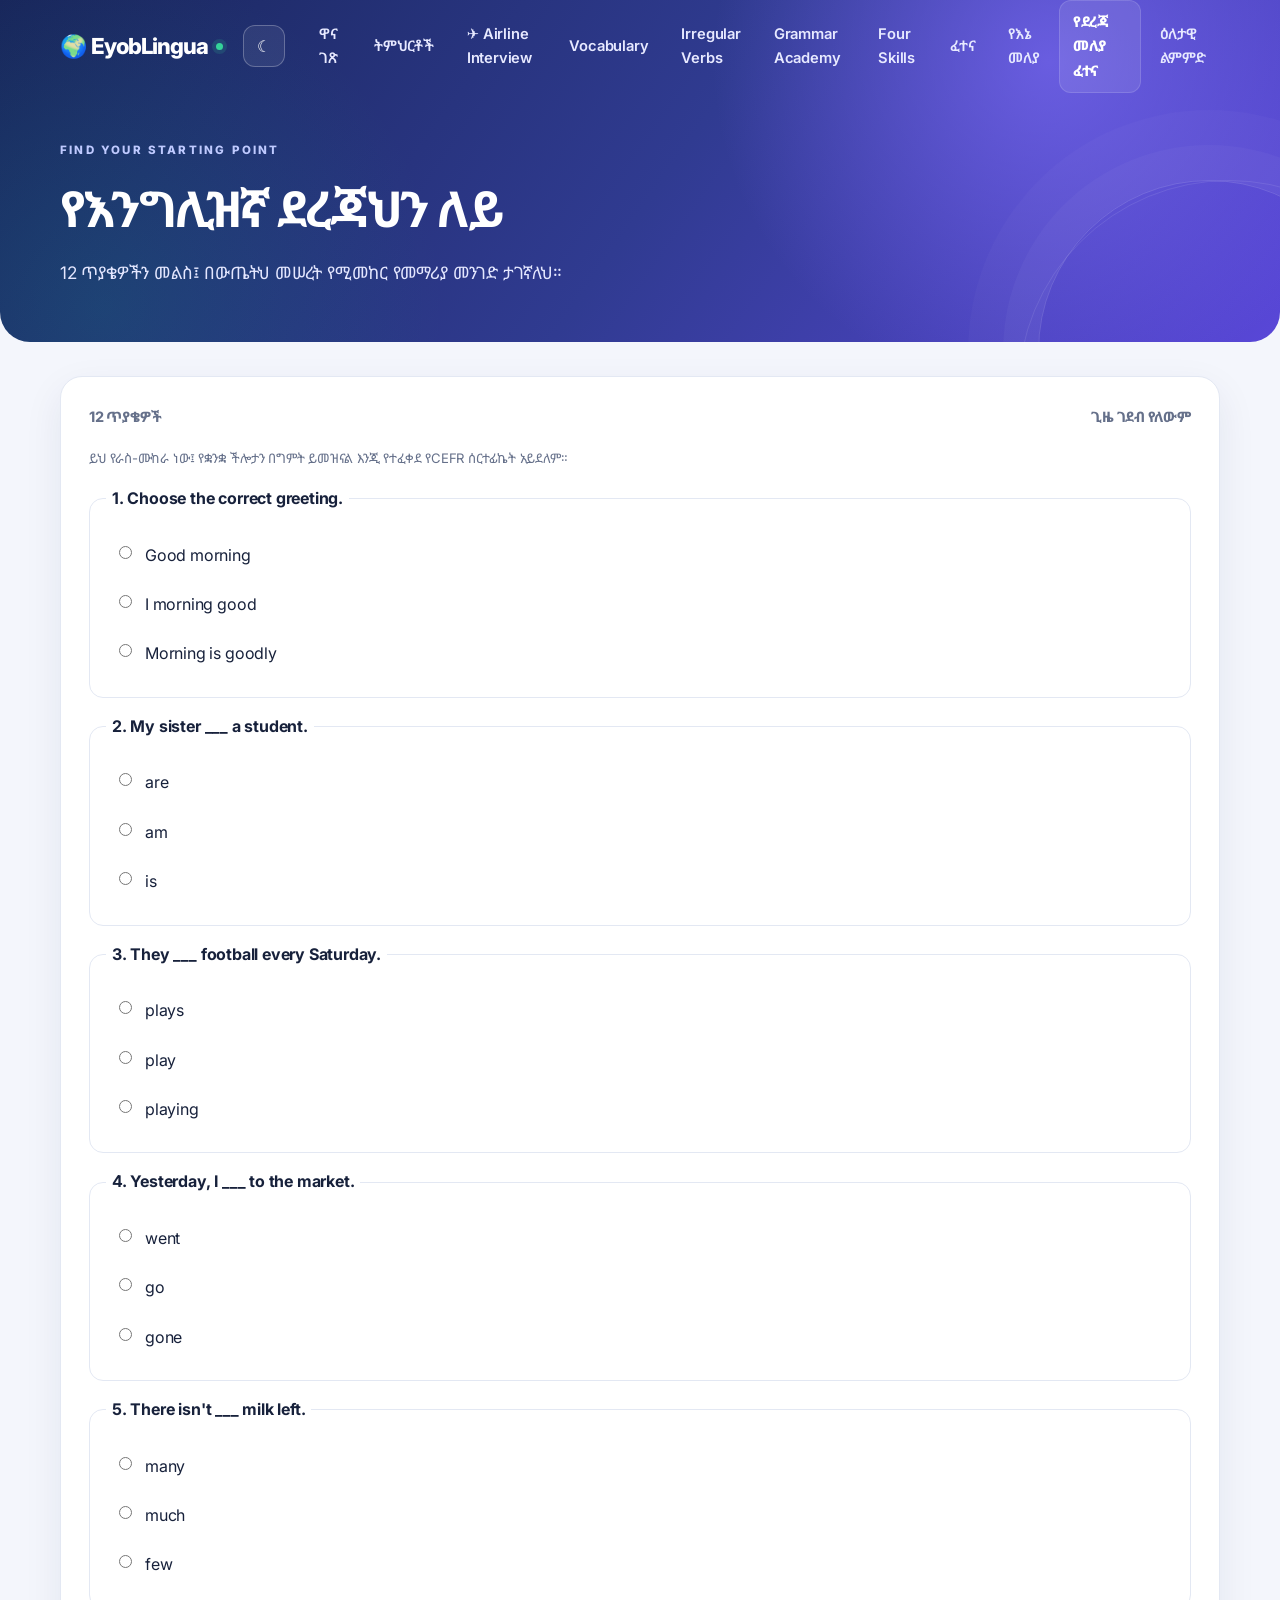
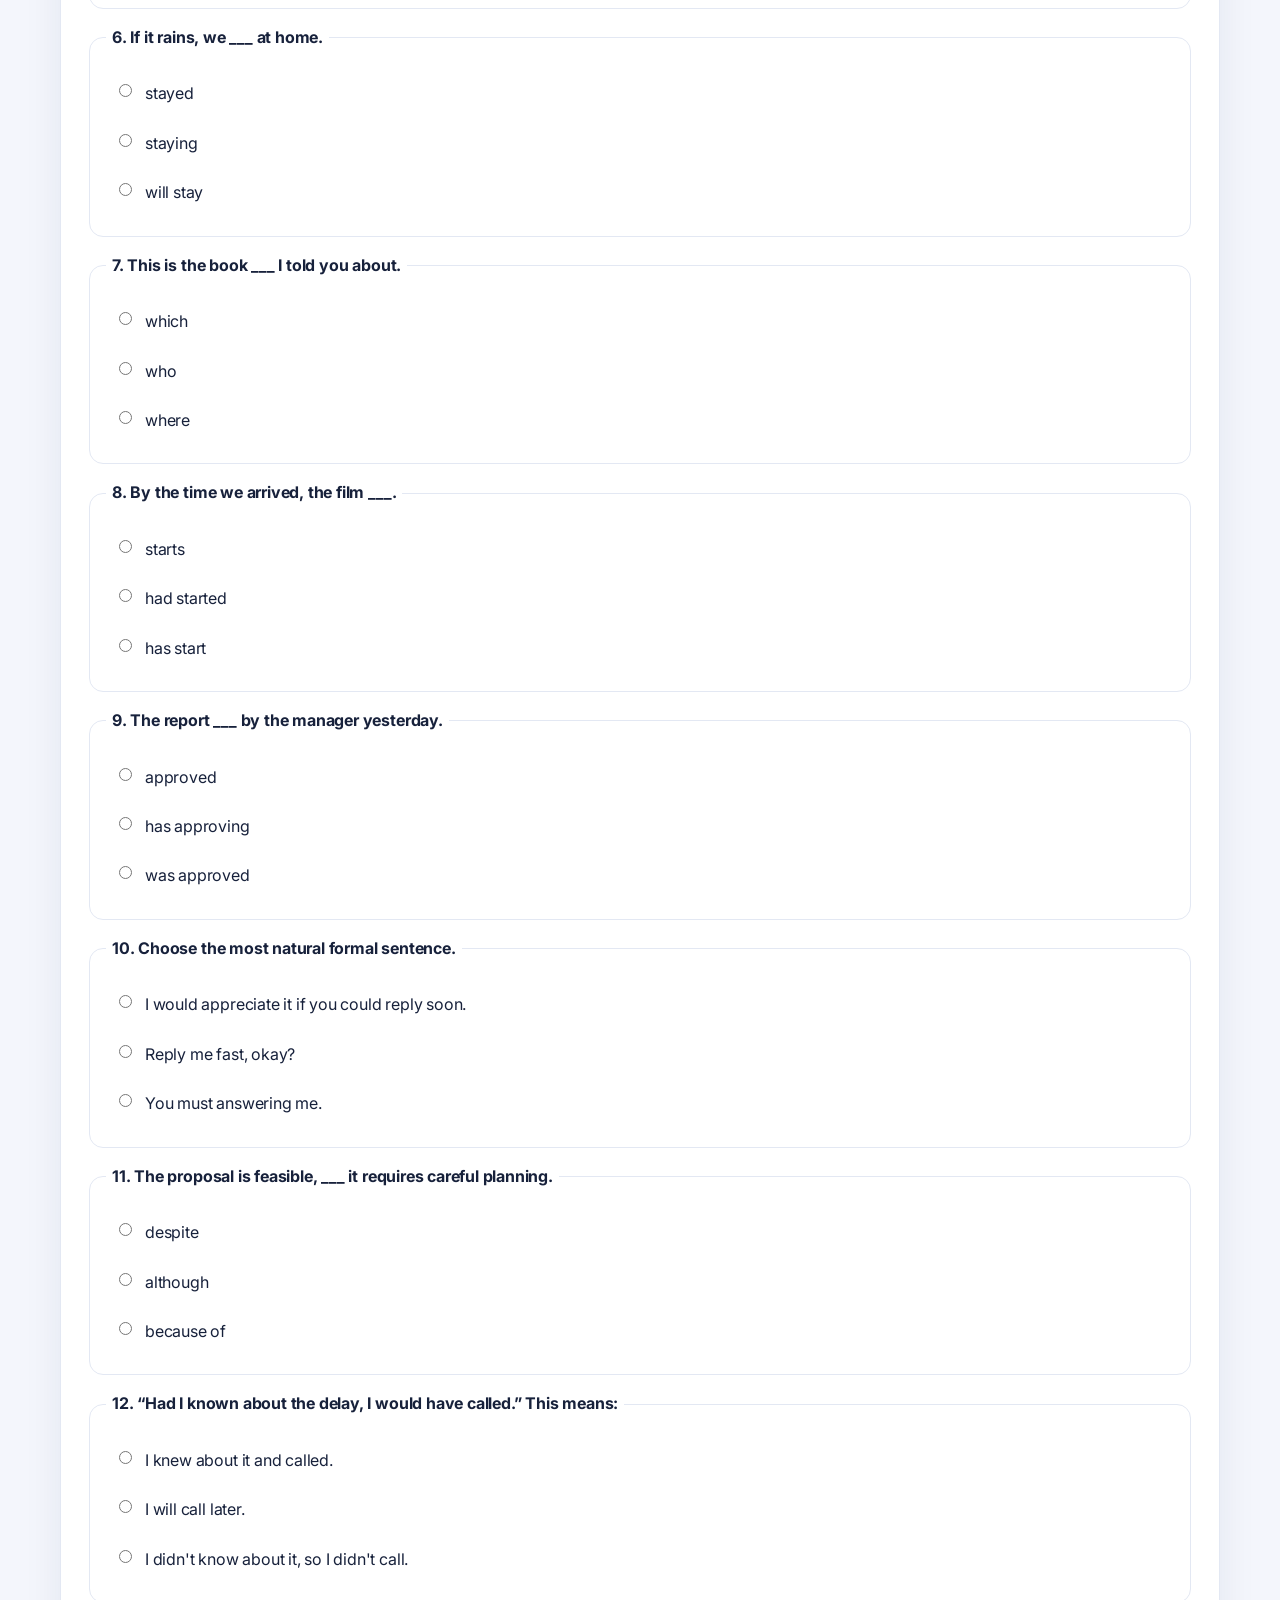
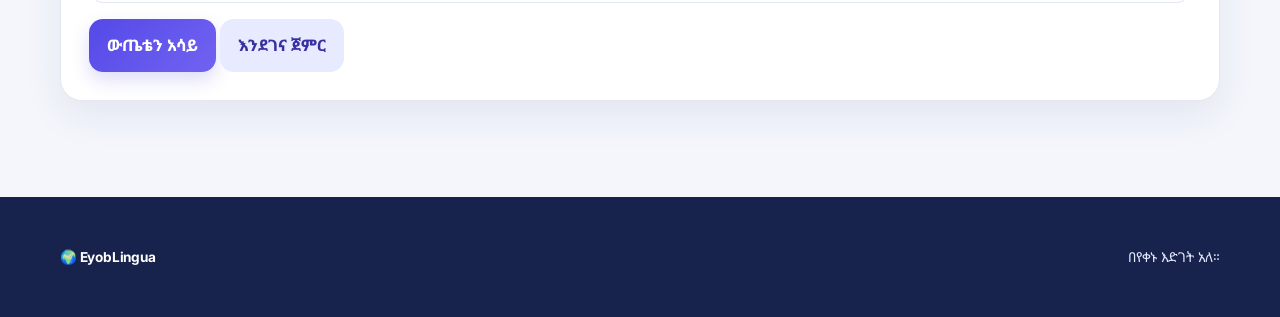
<file: placement.html>
<!doctype html>
<html lang="am">
<head>
<meta charset="utf-8"><meta name="viewport" content="width=device-width, initial-scale=1">
<meta name="theme-color" content="#24306b"><meta name="color-scheme" content="light dark">
<link rel="manifest" href="manifest.json"><link rel="stylesheet" href="style.css?v=37">
<title>የእንግሊዝኛ ደረጃ መለያ ፈተና — EyobLingua</title>
</head>
<body>
<header class="subhero">
<nav class="nav wrap">
<a class="brand" href="index.html">🌍 EyobLingua</a>
<button class="menu-toggle" id="menu-toggle" aria-label="የምናሌ ዝርዝር ክፈት" aria-expanded="false">☰</button>
<button class="theme-toggle" id="theme-toggle" type="button" aria-label="ጨለማ/ብርሃን ሁነታ">◐</button>
<div class="nav-links" id="nav-links">
<a href="index.html">ዋና ገጽ</a><a href="lessons.html">ትምህርቶች</a><a class="nav-career-link" href="lessons.html#airline-interview">✈️ Airline Interview</a><a href="vocabulary.html">Vocabulary</a>
<a href="verbs.html">Irregular Verbs</a><a href="grammar.html">Grammar Academy</a><a href="skills.html">Four Skills</a>
<a href="quiz.html">ፈተና</a><a href="profile.html">የእኔ መለያ</a><a class="active" href="placement.html">የደረጃ መለያ ፈተና</a><a href="practice.html">ዕለታዊ ልምምድ</a>
</div></nav>
<div class="wrap subhero-content"><span class="eyebrow">FIND YOUR STARTING POINT</span>
<h1>የእንግሊዝኛ ደረጃህን ለይ</h1><p>12 ጥያቄዎችን መልስ፤ በውጤትህ መሠረት የሚመከር የመማሪያ መንገድ ታገኛለህ።</p></div>
</header>
<main class="wrap page-main">
<section class="quiz-panel" id="placement-panel">
<div class="quiz-meta"><span id="placement-count">12 ጥያቄዎች</span><span>ጊዜ ገደብ የለውም</span></div>
<p class="small-note">ይህ የራስ-ሙከራ ነው፤ የቋንቋ ችሎታን በግምት ይመዝናል እንጂ የተፈቀደ የCEFR ሰርተፊኬት አይደለም።</p>
<form id="placement-form">
<div id="placement-questions">
<fieldset class="placement-question"><legend><strong>1. Choose the correct greeting.</strong></legend><label><input type="radio" name="p1" value="a"> Good morning</label><label><input type="radio" name="p1" value="b"> I morning good</label><label><input type="radio" name="p1" value="c"> Morning is goodly</label></fieldset>
<fieldset class="placement-question"><legend><strong>2. My sister ___ a student.</strong></legend><label><input type="radio" name="p2" value="a"> are</label><label><input type="radio" name="p2" value="b"> am</label><label><input type="radio" name="p2" value="c"> is</label></fieldset>
<fieldset class="placement-question"><legend><strong>3. They ___ football every Saturday.</strong></legend><label><input type="radio" name="p3" value="a"> plays</label><label><input type="radio" name="p3" value="b"> play</label><label><input type="radio" name="p3" value="c"> playing</label></fieldset>
<fieldset class="placement-question"><legend><strong>4. Yesterday, I ___ to the market.</strong></legend><label><input type="radio" name="p4" value="a"> went</label><label><input type="radio" name="p4" value="b"> go</label><label><input type="radio" name="p4" value="c"> gone</label></fieldset>
<fieldset class="placement-question"><legend><strong>5. There isn't ___ milk left.</strong></legend><label><input type="radio" name="p5" value="a"> many</label><label><input type="radio" name="p5" value="b"> much</label><label><input type="radio" name="p5" value="c"> few</label></fieldset>
<fieldset class="placement-question"><legend><strong>6. If it rains, we ___ at home.</strong></legend><label><input type="radio" name="p6" value="a"> stayed</label><label><input type="radio" name="p6" value="b"> staying</label><label><input type="radio" name="p6" value="c"> will stay</label></fieldset>
<fieldset class="placement-question"><legend><strong>7. This is the book ___ I told you about.</strong></legend><label><input type="radio" name="p7" value="a"> which</label><label><input type="radio" name="p7" value="b"> who</label><label><input type="radio" name="p7" value="c"> where</label></fieldset>
<fieldset class="placement-question"><legend><strong>8. By the time we arrived, the film ___.</strong></legend><label><input type="radio" name="p8" value="a"> starts</label><label><input type="radio" name="p8" value="b"> had started</label><label><input type="radio" name="p8" value="c"> has start</label></fieldset>
<fieldset class="placement-question"><legend><strong>9. The report ___ by the manager yesterday.</strong></legend><label><input type="radio" name="p9" value="a"> approved</label><label><input type="radio" name="p9" value="b"> has approving</label><label><input type="radio" name="p9" value="c"> was approved</label></fieldset>
<fieldset class="placement-question"><legend><strong>10. Choose the most natural formal sentence.</strong></legend><label><input type="radio" name="p10" value="a"> I would appreciate it if you could reply soon.</label><label><input type="radio" name="p10" value="b"> Reply me fast, okay?</label><label><input type="radio" name="p10" value="c"> You must answering me.</label></fieldset>
<fieldset class="placement-question"><legend><strong>11. The proposal is feasible, ___ it requires careful planning.</strong></legend><label><input type="radio" name="p11" value="a"> despite</label><label><input type="radio" name="p11" value="b"> although</label><label><input type="radio" name="p11" value="c"> because of</label></fieldset>
<fieldset class="placement-question"><legend><strong>12. “Had I known about the delay, I would have called.” This means:</strong></legend><label><input type="radio" name="p12" value="a"> I knew about it and called.</label><label><input type="radio" name="p12" value="b"> I will call later.</label><label><input type="radio" name="p12" value="c"> I didn't know about it, so I didn't call.</label></fieldset>
</div>
<button type="submit" class="btn btn-primary">ውጤቴን አሳይ</button>
<button type="reset" class="btn btn-secondary" id="placement-reset">እንደገና ጀምር</button>
</form>
<div id="placement-result" class="notice-card hidden" role="status" aria-live="polite" style="margin-top:20px"></div>
</section>
</main>
<footer class="footer"><div class="wrap footer-inner"><strong>🌍 EyobLingua</strong><span>በየቀኑ እድገት አለ።</span></div></footer>
<script src="script.js?v=37"></script>
<script>
(() => {
 const form=document.getElementById("placement-form"), result=document.getElementById("placement-result");
 if(!form||!result)return;
 const answers=["a","c","b","a","b","c","a","b","c","a","b","c"];
 const routes=[
  {min:0,max:4,level:"Beginner — A1",am:"መሠረታዊ እንግሊዝኛን ከጀማሪ ጀምር።",href:"lessons.html#beginner"},
  {min:5,max:8,level:"Intermediate — A2–B1",am:"መሠረታዊ ሰዋሰውን አጠናክረህ ወደ መካከለኛ ትምህርቶች ቀጥል።",href:"lessons.html#intermediate"},
  {min:9,max:12,level:"Advanced — B2–C1",am:"የተራቀቀ ሰዋሰውና የአካዳሚክ እንግሊዝኛ ላይ ተለማመድ።",href:"lessons.html#advanced"}
 ];
 form.addEventListener("submit",e=>{
  e.preventDefault();
  const data=new FormData(form), missing=answers.findIndex((_,i)=>!data.get("p"+(i+1)));
  if(missing!==-1){result.classList.remove("hidden");result.textContent="እባክህ 12ቱንም ጥያቄዎች መልስ። ያልመለስከው ጥያቄ "+(missing+1)+" ነው።";return;}
  const score=answers.reduce((n,a,i)=>n+(data.get("p"+(i+1))===a?1:0),0);
  const route=routes.find(r=>score>=r.min&&score<=r.max);
  const record={score,total:answers.length,level:route.level,date:new Date().toISOString()};
  try{localStorage.setItem("eyoblingua_placement_v25",JSON.stringify(record));}catch(_){}
  result.classList.remove("hidden");
  result.innerHTML=`<h2>የፈተና ውጤትህ: ${score}/12</h2><p><strong>የሚመከር ደረጃ: ${route.level}</strong></p><p>${route.am}</p><a class="btn btn-primary" href="${route.href}">የሚመከረውን ትምህርት ጀምር →</a><p class="small-note">ውጤቱ በዚህ ስልክ/አሳሽ ውስጥ ተቀምጧል።</p>`;
 });
 form.addEventListener("reset",()=>{result.classList.add("hidden");result.textContent="";});
})();
</script>
<script>if("serviceWorker"in navigator&&location.protocol==="https:"){window.addEventListener("load",()=>navigator.serviceWorker.register("./sw.js?v=37").catch(console.error));}</script>
</body></html>
</file>
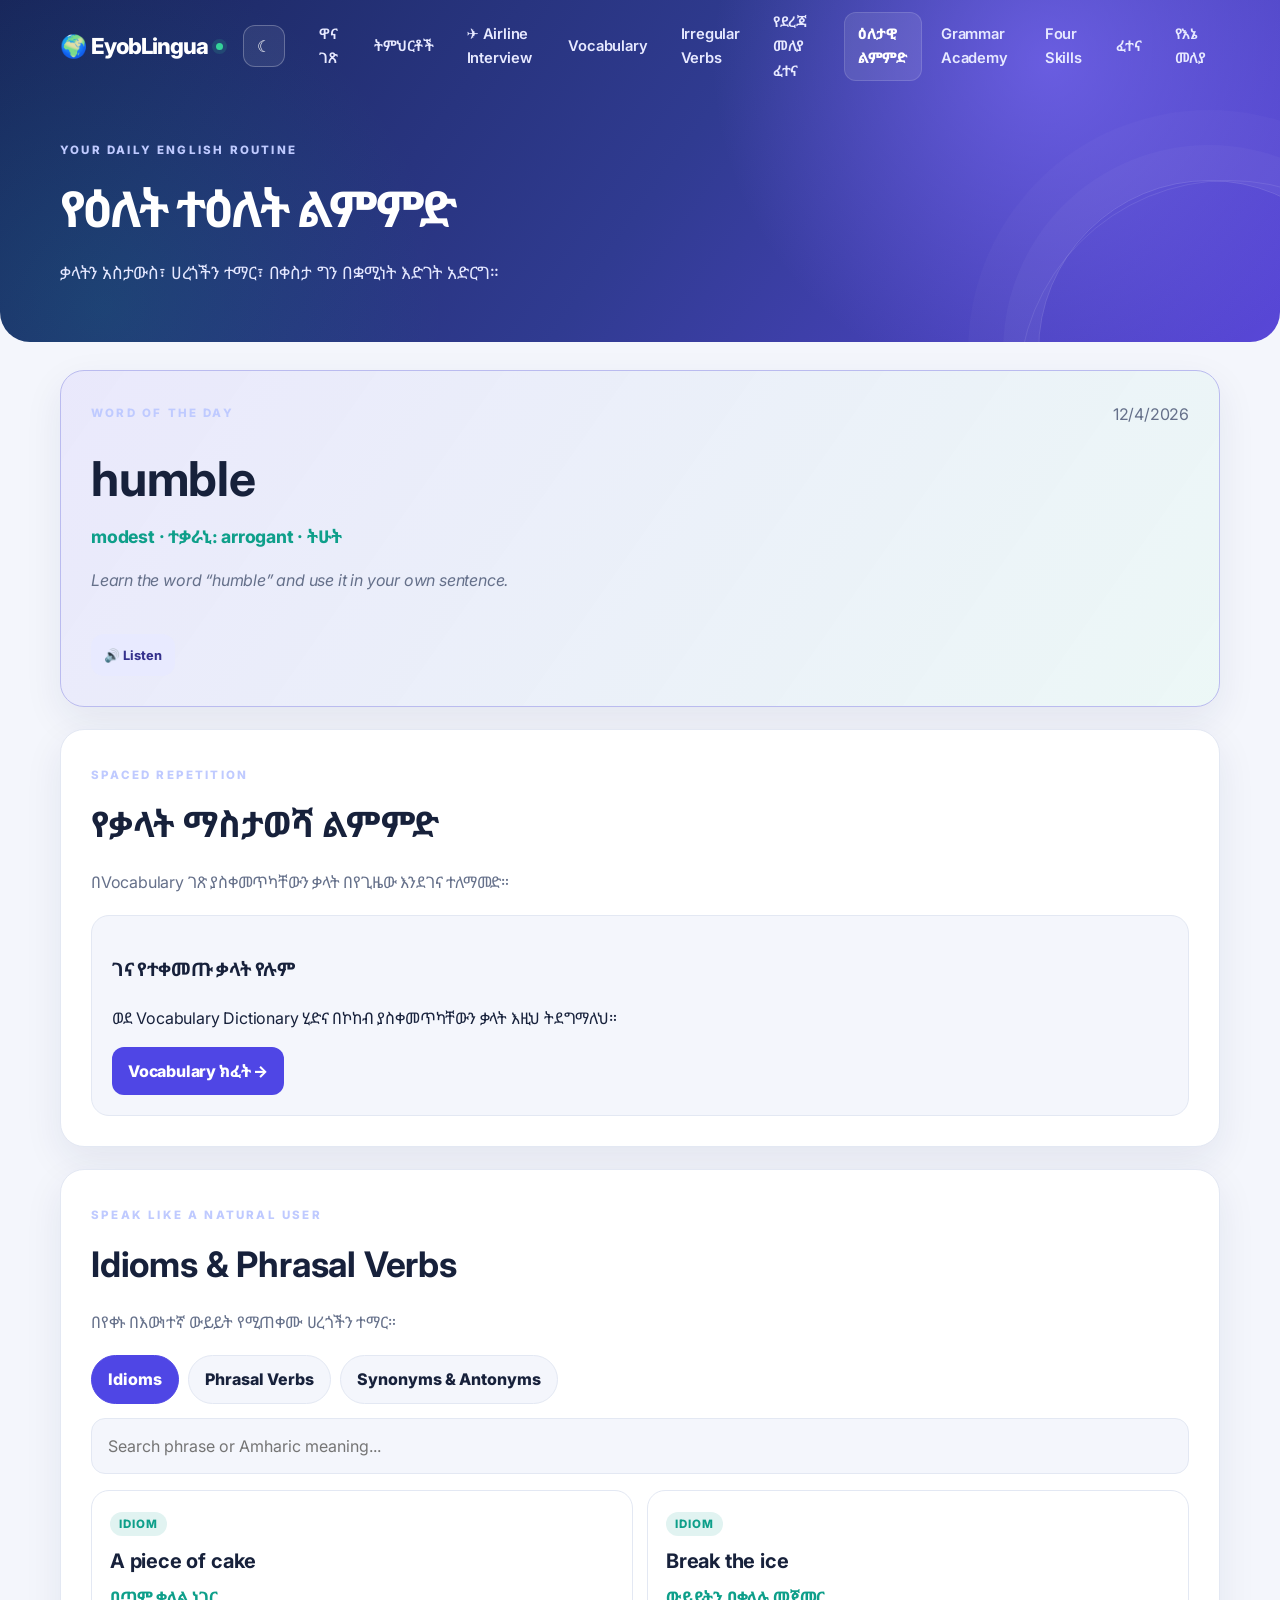
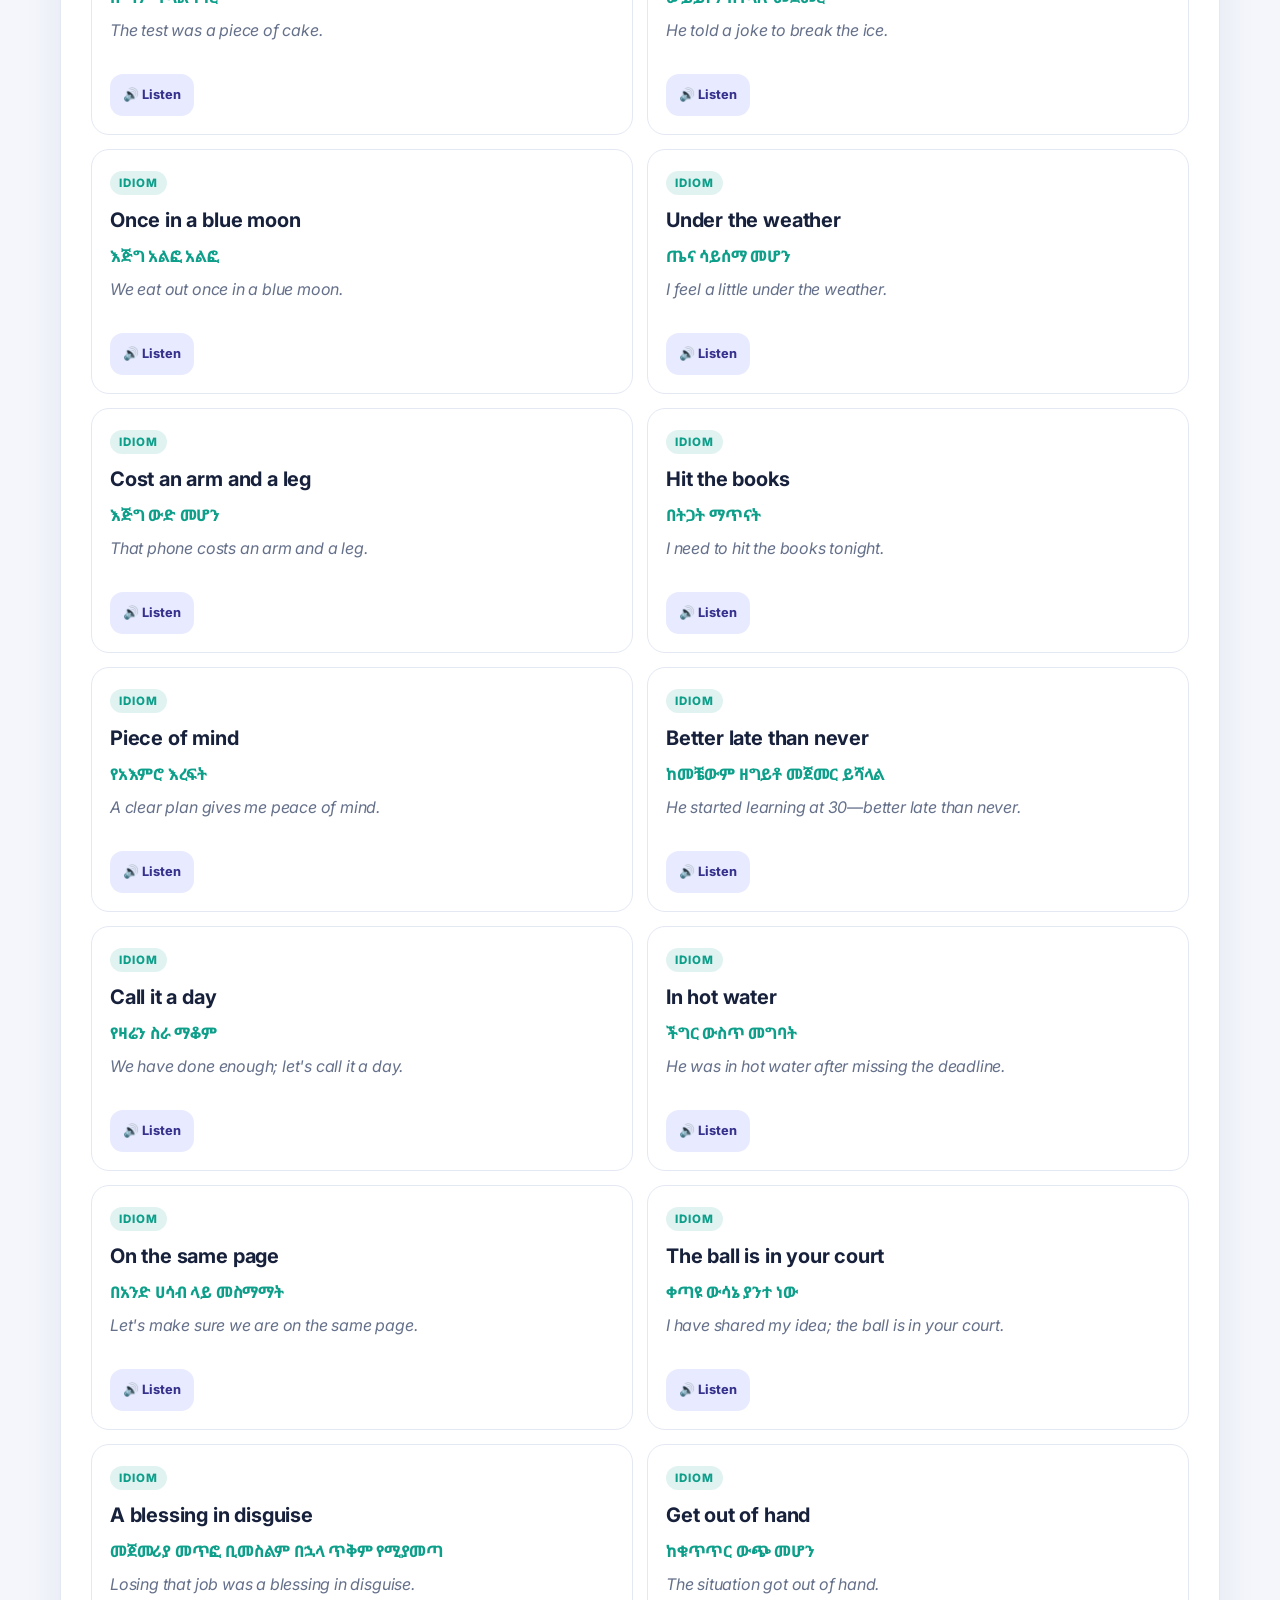
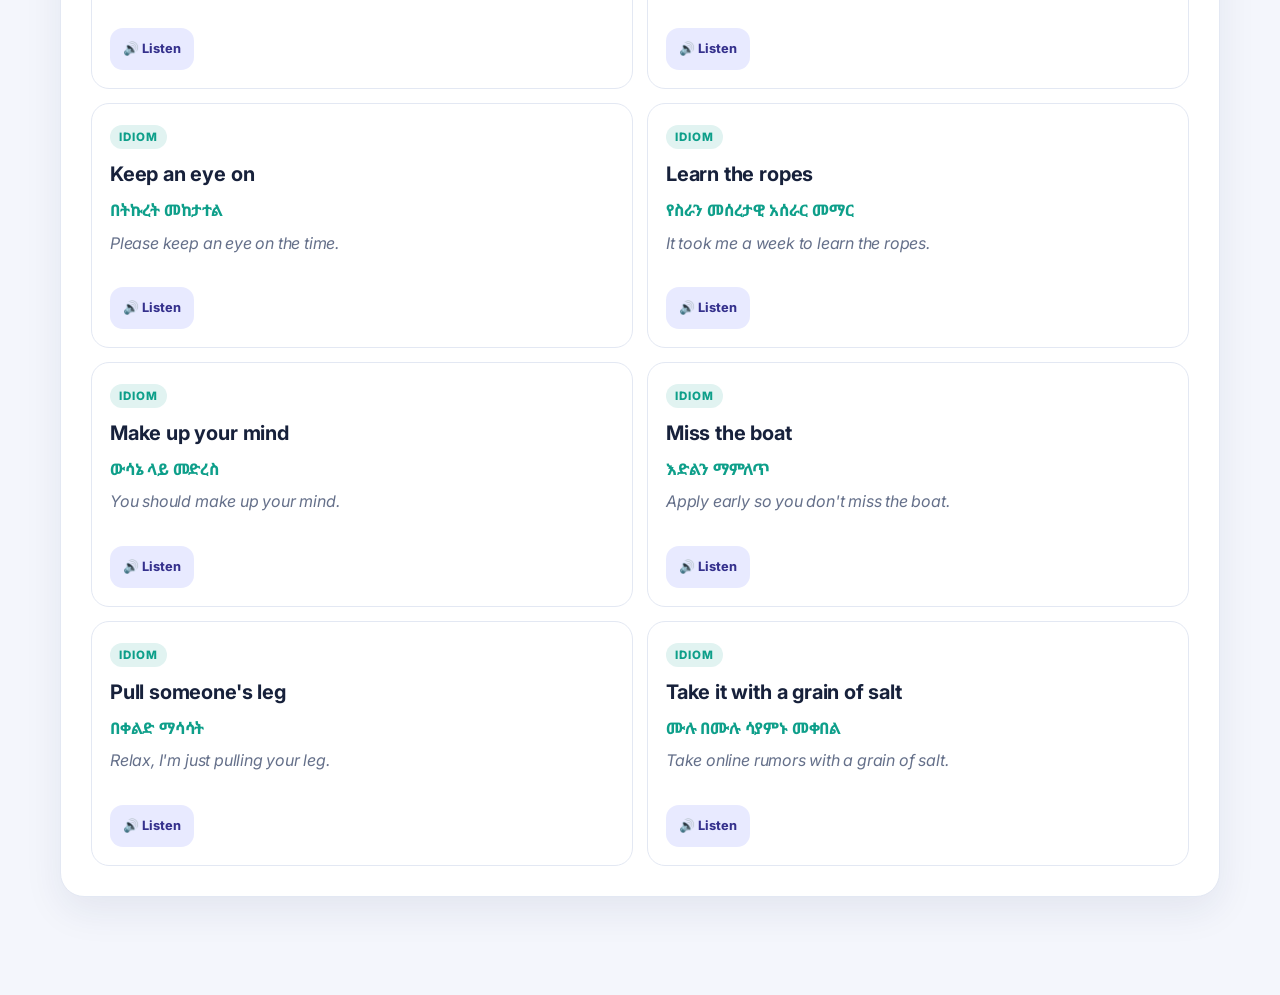
<file: practice.html>
<!doctype html><html lang="am"><head><meta charset="utf-8"><meta name="viewport" content="width=device-width, initial-scale=1"><meta name="theme-color" content="#24306b"><meta name="description" content="Daily English vocabulary, spaced repetition, idioms and phrasal verbs with Amharic support."><link rel="manifest" href="manifest.json"><link rel="stylesheet" href="style.css?v=37"><title>Daily Practice — EyobLingua</title></head><body>
<header class="subhero"><nav class="nav wrap"><a class="brand" href="index.html">🌍 EyobLingua</a><button class="menu-toggle" id="menu-toggle" aria-label="የምናሌ ዝርዝር ክፈት" aria-expanded="false">☰</button><button class="theme-toggle" id="theme-toggle" type="button" aria-label="ጨለማ/ብርሃን ሁነታ">◐</button><div class="nav-links" id="nav-links"><a href="index.html">ዋና ገጽ</a><a href="lessons.html">ትምህርቶች</a><a class="nav-career-link" href="lessons.html#airline-interview">✈️ Airline Interview</a><a href="vocabulary.html">Vocabulary</a><a href="verbs.html">Irregular Verbs</a><a href="placement.html">የደረጃ መለያ ፈተና</a><a class="active" href="practice.html">ዕለታዊ ልምምድ</a><a href="grammar.html">Grammar Academy</a><a href="skills.html">Four Skills</a><a href="quiz.html">ፈተና</a><a href="profile.html">የእኔ መለያ</a></div></nav><div class="wrap subhero-content"><span class="eyebrow">YOUR DAILY ENGLISH ROUTINE</span><h1>የዕለት ተዕለት ልምምድ</h1><p>ቃላትን አስታውስ፣ ሀረጎችን ተማር፣ በቀስታ ግን በቋሚነት እድገት አድርግ።</p></div></header>
<main class="wrap page-main practice-main">
<section class="daily-card"><div class="daily-top"><span class="eyebrow">WORD OF THE DAY</span><span id="daily-date" class="muted-copy"></span></div><h2 id="daily-word">Loading…</h2><p id="daily-meaning" class="translation"></p><p id="daily-example" class="word-example"></p><button id="daily-audio" class="audio-btn">🔊 Listen</button></section>
<section class="review-panel"><div class="section-heading"><span class="eyebrow">SPACED REPETITION</span><h2>የቃላት ማስታወሻ ልምምድ</h2><p>በVocabulary ገጽ ያስቀመጥካቸውን ቃላት በየጊዜው እንደገና ተለማመድ።</p></div><div id="review-area" class="review-card"></div></section>
<section class="practice-library"><div class="section-heading"><span class="eyebrow">SPEAK LIKE A NATURAL USER</span><h2>Idioms & Phrasal Verbs</h2><p>በየቀኑ በእውነተኛ ውይይት የሚጠቀሙ ሀረጎችን ተማር።</p></div><div class="practice-tabs"><button class="practice-tab active" data-tab="idioms">Idioms</button><button class="practice-tab" data-tab="phrasals">Phrasal Verbs</button><button class="practice-tab" data-tab="pairs">Synonyms & Antonyms</button></div><input id="phrase-search" class="practice-search" type="search" placeholder="Search phrase or Amharic meaning..."><div id="phrase-list" class="phrase-grid"></div></section>
</main><script src="script.js?v=37"></script><script src="practice.js?v=37"></script></body></html>
</file>
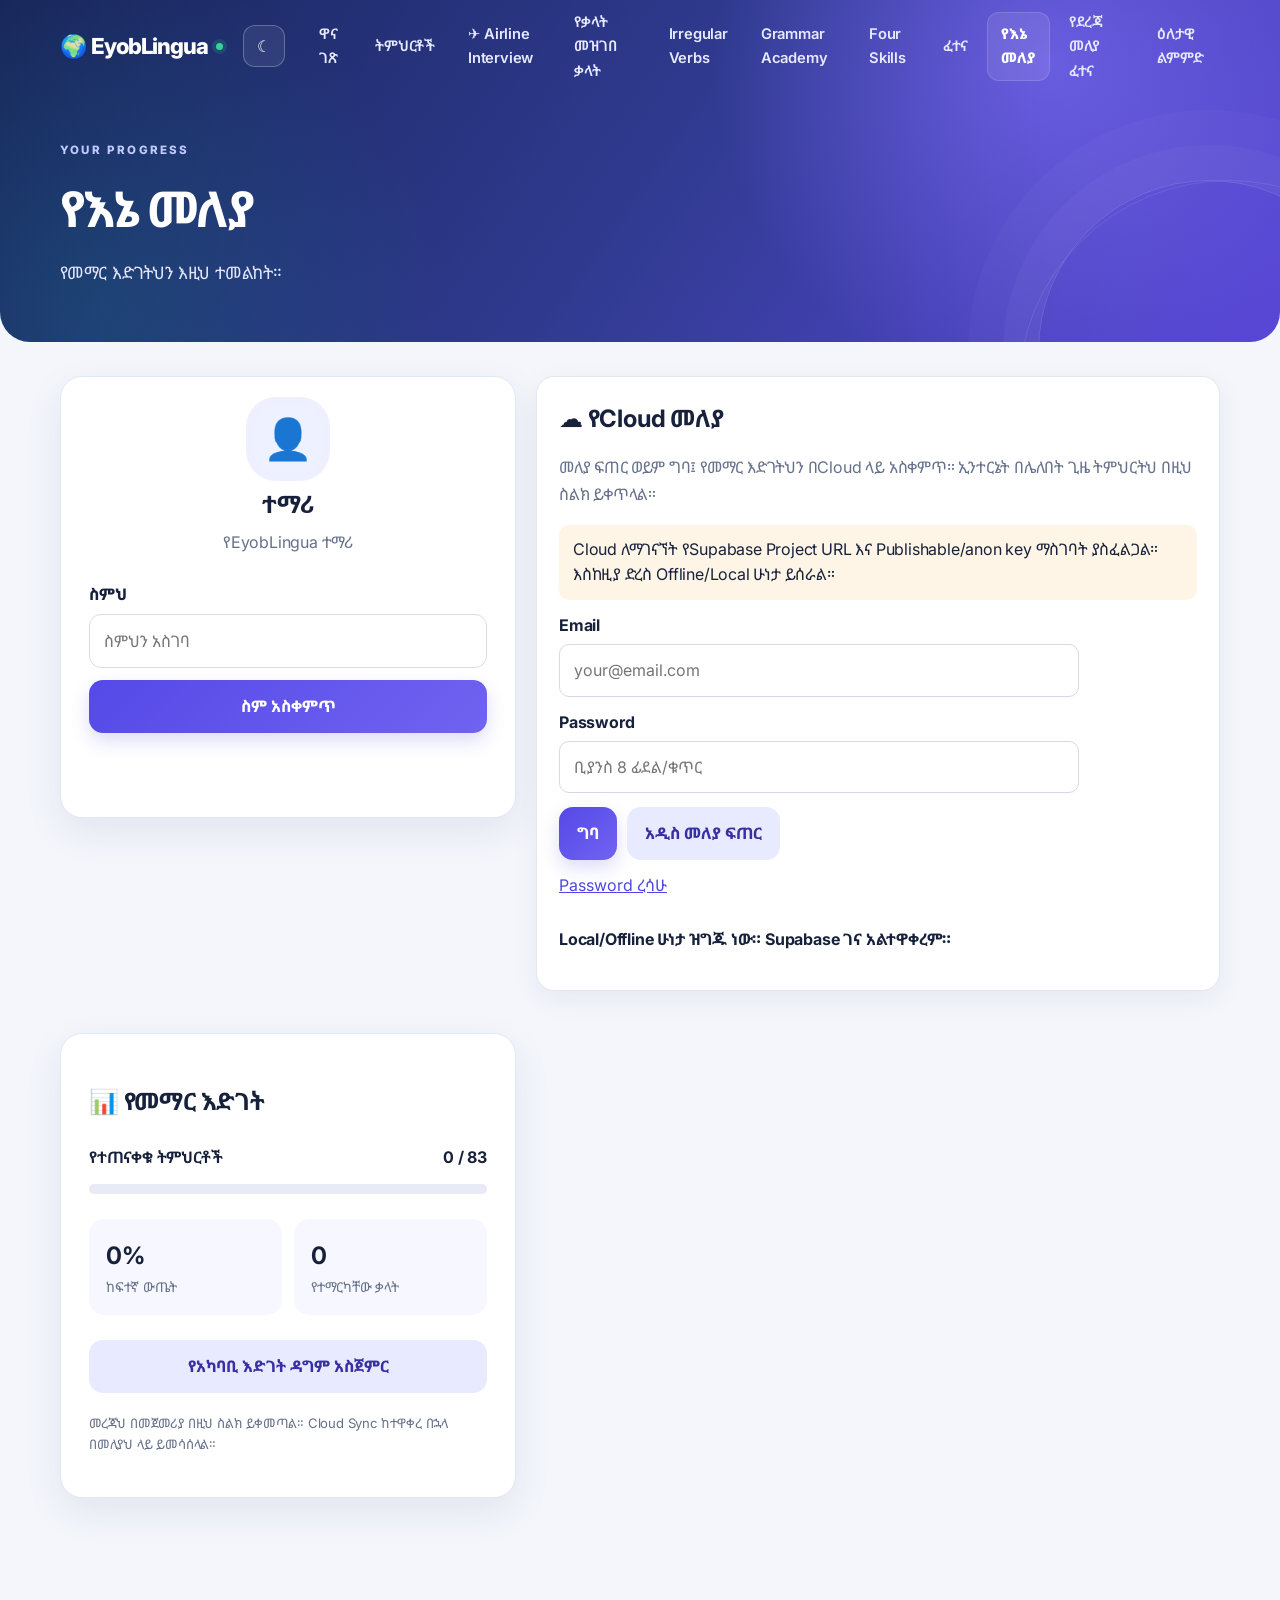
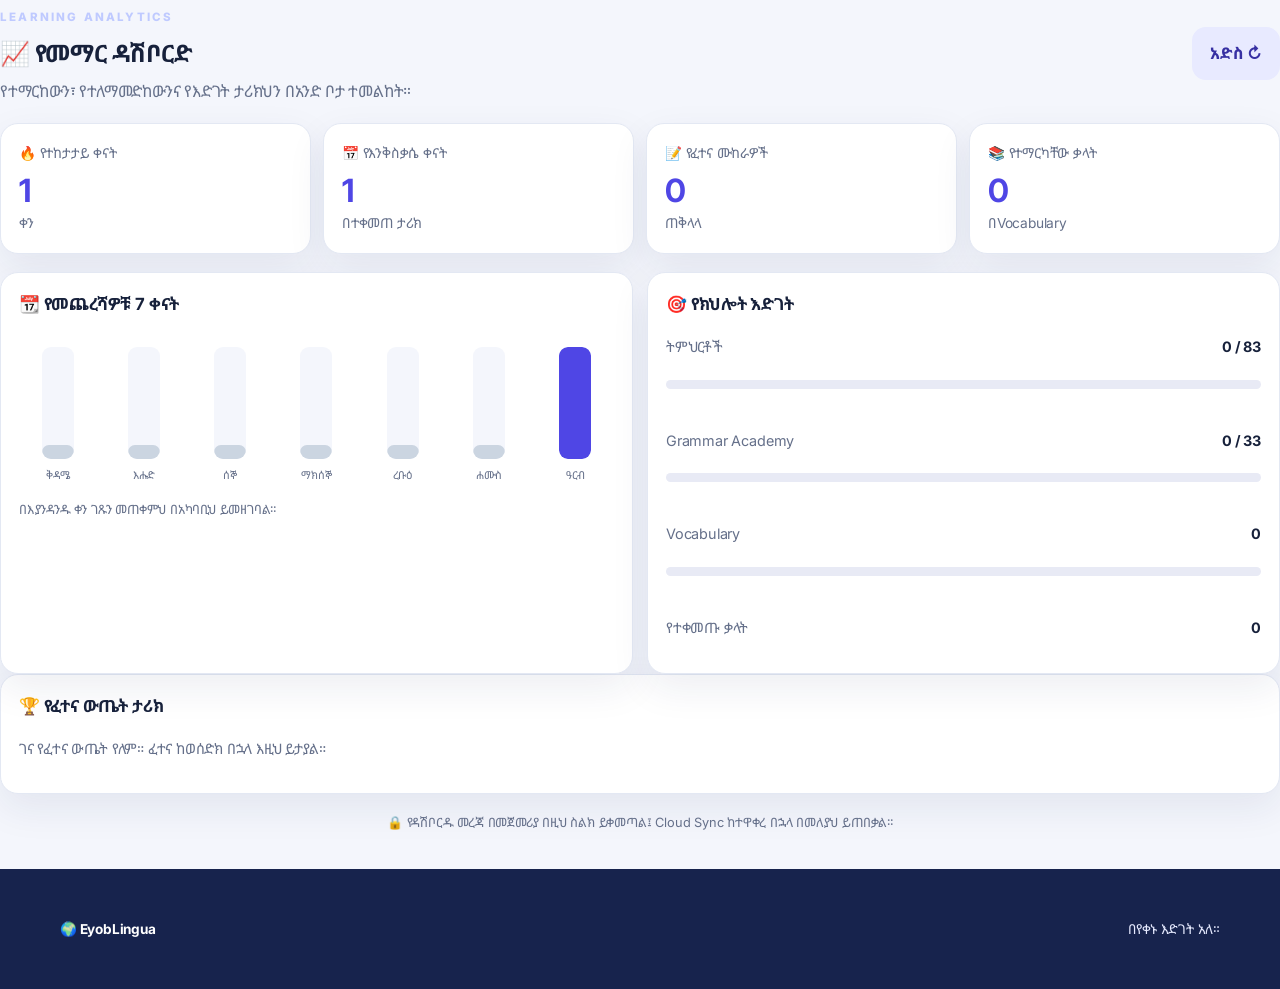
<file: profile.html>
<!doctype html>
<html lang="am"><head><meta charset="utf-8"><meta name="viewport" content="width=device-width, initial-scale=1"><meta name="theme-color" content="#24306b"><meta name="color-scheme" content="light dark"><meta name="apple-mobile-web-app-capable" content="yes"><meta name="apple-mobile-web-app-status-bar-style" content="black-translucent"><link rel="manifest" href="manifest.json"><link rel="stylesheet" href="style.css?v=37"><title>የእኔ መለያ — EyobLingua</title></head>
<body><header class="subhero"><nav class="nav wrap"><a class="brand" href="index.html">🌍 EyobLingua</a><button class="menu-toggle" id="menu-toggle" aria-label="የምናሌ ዝርዝር ክፈት" aria-expanded="false">☰</button><button class="theme-toggle" id="theme-toggle" type="button" aria-label="ጨለማ/ብርሃን ሁነታ">◐</button><div class="nav-links" id="nav-links"><a  href="index.html">ዋና ገጽ</a><a  href="lessons.html">ትምህርቶች</a><a class="nav-career-link" href="lessons.html#airline-interview">✈️ Airline Interview</a><a  href="vocabulary.html">የቃላት መዝገበ ቃላት</a><a  href="verbs.html">Irregular Verbs</a><a href="grammar.html">Grammar Academy</a><a href="skills.html">Four Skills</a><a  href="quiz.html">ፈተና</a><a class="active" href="profile.html">የእኔ መለያ</a><a href="placement.html">የደረጃ መለያ ፈተና</a><a href="practice.html">ዕለታዊ ልምምድ</a></div></nav><div class="wrap subhero-content"><span class="eyebrow">YOUR PROGRESS</span><h1>የእኔ መለያ</h1><p>የመማር እድገትህን እዚህ ተመልከት።</p></div></header>
<main class="wrap page-main profile-layout"><section class="profile-card"><div class="avatar">👤</div><h2 id="profile-name">ተማሪ</h2><p>የEyobLingua ተማሪ</p><form id="profile-form"><label for="name-input">ስምህ</label><input id="name-input" type="text" maxlength="50" placeholder="ስምህን አስገባ"><button class="btn btn-primary" type="submit">ስም አስቀምጥ</button><p id="profile-message" class="feedback" aria-live="polite"></p></form></section>
<section class="account-card" aria-labelledby="account-title">
<h2 id="account-title">☁️ የCloud መለያ</h2>
<p class="account-intro">መለያ ፍጠር ወይም ግባ፤ የመማር እድገትህን በCloud ላይ አስቀምጥ። ኢንተርኔት በሌለበት ጊዜ ትምህርትህ በዚህ ስልክ ይቀጥላል።</p>
<div id="cloud-config-warning" class="account-notice" role="status">Cloud ለማገናኘት የSupabase Project URL እና Publishable/anon key ማስገባት ያስፈልጋል። እስከዚያ ድረስ Offline/Local ሁነታ ይሰራል።</div>
<div id="cloud-account-form">
<label for="cloud-email">Email</label><input id="cloud-email" type="email" autocomplete="email" placeholder="your@email.com">
<label for="cloud-password">Password</label><input id="cloud-password" type="password" autocomplete="current-password" minlength="8" placeholder="ቢያንስ 8 ፊደል/ቁጥር">
<div class="account-actions"><button class="btn btn-primary" id="cloud-signin" type="button">ግባ</button><button class="btn btn-secondary" id="cloud-signup" type="button">አዲስ መለያ ፍጠር</button></div>
<button class="account-text-button" id="cloud-reset-password" type="button">Password ረሳሁ</button>
</div>
<div id="cloud-session" hidden><p id="cloud-user-label"></p><div class="account-actions"><button class="btn btn-primary" id="cloud-sync" type="button">አሁን Sync አድርግ ↻</button><button class="btn btn-secondary" id="cloud-signout" type="button">ውጣ</button></div></div>
<p id="cloud-status" class="feedback" role="status" aria-live="polite">የCloud ሁኔታ፦ Offline/Not configured</p>
</section>
<section class="progress-card"><h2>📊 የመማር እድገት</h2><div class="progress-stat"><div><span>የተጠናቀቁ ትምህርቶች</span><strong id="profile-lessons">0 / 83</strong></div><div class="progress-track"><div id="profile-lesson-bar" class="progress-fill" style="width:0%"></div></div></div><div class="profile-stats"><div><strong id="profile-best">0%</strong><span>ከፍተኛ ውጤት</span></div><div><strong id="profile-words">0</strong><span>የተማርካቸው ቃላት</span></div></div><button class="btn btn-secondary" id="reset-progress" type="button">የአካባቢ እድገት ዳግም አስጀምር</button><p class="small-note">መረጃህ በመጀመሪያ በዚህ ስልክ ይቀመጣል። Cloud Sync ከተዋቀረ በኋላ በመለያህ ላይ ይመሳሰላል።</p></section></main>
<section class="dashboard-section" aria-labelledby="dashboard-title">
<div class="dashboard-heading"><div><span class="eyebrow">LEARNING ANALYTICS</span><h2 id="dashboard-title">📈 የመማር ዳሽቦርድ</h2><p>የተማርከውን፣ የተለማመድከውንና የእድገት ታሪክህን በአንድ ቦታ ተመልከት።</p></div><button type="button" class="btn btn-secondary" id="refresh-dashboard">አድስ ↻</button></div>
<div class="dashboard-kpis">
<article class="dashboard-kpi"><span>🔥 የተከታታይ ቀናት</span><strong id="dash-streak">0</strong><small>ቀን</small></article>
<article class="dashboard-kpi"><span>📅 የእንቅስቃሴ ቀናት</span><strong id="dash-active-days">0</strong><small>በተቀመጠ ታሪክ</small></article>
<article class="dashboard-kpi"><span>📝 የፈተና ሙከራዎች</span><strong id="dash-quiz-count">0</strong><small>ጠቅላላ</small></article>
<article class="dashboard-kpi"><span>📚 የተማርካቸው ቃላት</span><strong id="dash-learned-words">0</strong><small>በVocabulary</small></article>
</div>
<div class="dashboard-grid">
<article class="dashboard-panel"><h3>📆 የመጨረሻዎቹ 7 ቀናት</h3><div id="dash-week" class="week-chart" aria-label="የሳምንቱ የመማር እንቅስቃሴ"></div><p class="dashboard-hint">በእያንዳንዱ ቀን ገጹን መጠቀምህ በአካባቢህ ይመዘገባል።</p></article>
<article class="dashboard-panel"><h3>🎯 የክህሎት እድገት</h3><div class="skill-progress-row"><span>ትምህርቶች</span><b id="dash-lesson-label">0 / 83</b><div class="progress-track"><div id="dash-lesson-bar" class="progress-fill"></div></div></div><div class="skill-progress-row"><span>Grammar Academy</span><b id="dash-grammar-label">0 / 33</b><div class="progress-track"><div id="dash-grammar-bar" class="progress-fill"></div></div></div><div class="skill-progress-row"><span>Vocabulary</span><b id="dash-vocab-label">0</b><div class="progress-track"><div id="dash-vocab-bar" class="progress-fill"></div></div></div><div class="skill-progress-row"><span>የተቀመጡ ቃላት</span><b id="dash-saved-label">0</b></div></article>
</div>
<article class="dashboard-panel quiz-history-panel"><h3>🏆 የፈተና ውጤት ታሪክ</h3><div id="dash-quiz-history"><p class="dashboard-empty">ገና የፈተና ውጤት የለም። ፈተና ከወሰድክ በኋላ እዚህ ይታያል።</p></div></article>
<p class="dashboard-privacy">🔒 የዳሽቦርዱ መረጃ በመጀመሪያ በዚህ ስልክ ይቀመጣል፤ Cloud Sync ከተዋቀረ በኋላ በመለያህ ይጠበቃል።</p>
</section>
<footer class="footer"><div class="wrap footer-inner"><strong>🌍 EyobLingua</strong><span>በየቀኑ እድገት አለ።</span></div></footer><script src="script.js?v=37"></script><script src="dashboard.js?v=37"></script><script>if ("serviceWorker" in navigator && location.protocol === "https:") { window.addEventListener("load", () => navigator.serviceWorker.register("./sw.js?v=37").catch(console.error)); }</script><script src="supabase-config.js?v=37"></script><script src="cloud-sync.js?v=37"></script></body></html>
</file>
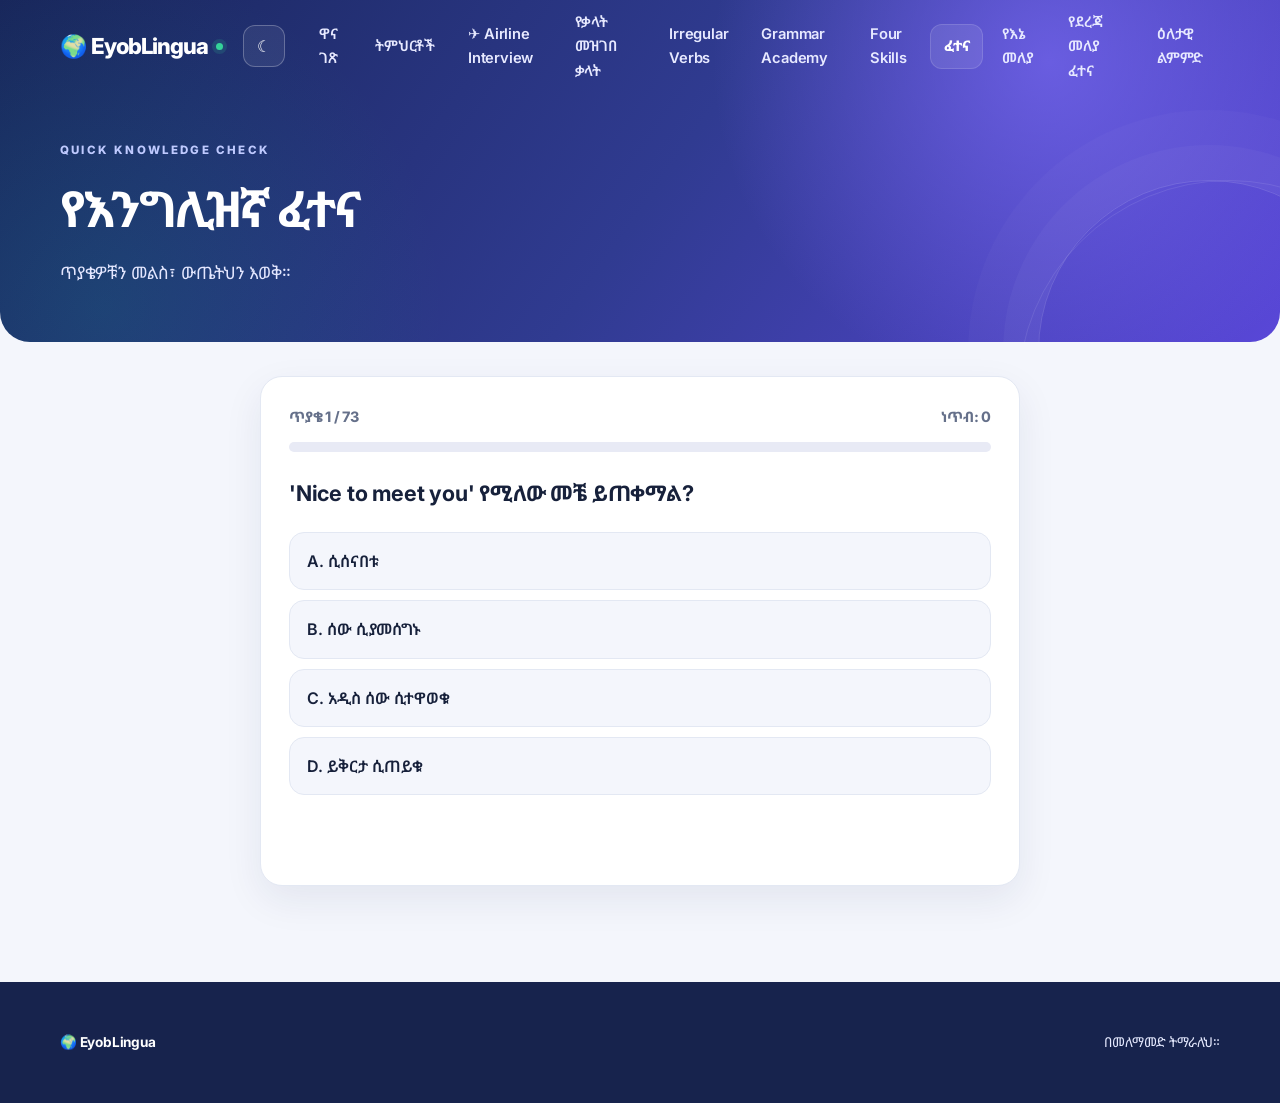
<file: quiz.html>
<!doctype html>
<html lang="am"><head><meta charset="utf-8"><meta name="viewport" content="width=device-width, initial-scale=1"><meta name="theme-color" content="#24306b"><meta name="color-scheme" content="light dark"><meta name="apple-mobile-web-app-capable" content="yes"><meta name="apple-mobile-web-app-status-bar-style" content="black-translucent"><link rel="manifest" href="manifest.json"><link rel="stylesheet" href="style.css?v=37"><title>ፈተና — EyobLingua</title></head>
<body><header class="subhero"><nav class="nav wrap"><a class="brand" href="index.html">🌍 EyobLingua</a><button class="menu-toggle" id="menu-toggle" aria-label="የምናሌ ዝርዝር ክፈት" aria-expanded="false">☰</button><button class="theme-toggle" id="theme-toggle" type="button" aria-label="ጨለማ/ብርሃን ሁነታ">◐</button><div class="nav-links" id="nav-links"><a  href="index.html">ዋና ገጽ</a><a  href="lessons.html">ትምህርቶች</a><a class="nav-career-link" href="lessons.html#airline-interview">✈️ Airline Interview</a><a  href="vocabulary.html">የቃላት መዝገበ ቃላት</a><a  href="verbs.html">Irregular Verbs</a><a href="grammar.html">Grammar Academy</a><a href="skills.html">Four Skills</a><a class="active" href="quiz.html">ፈተና</a><a  href="profile.html">የእኔ መለያ</a><a href="placement.html">የደረጃ መለያ ፈተና</a><a href="practice.html">ዕለታዊ ልምምድ</a></div></nav><div class="wrap subhero-content"><span class="eyebrow">QUICK KNOWLEDGE CHECK</span><h1>የእንግሊዝኛ ፈተና</h1><p>ጥያቄዎቹን መልስ፣ ውጤትህን እወቅ።</p></div></header>
<main class="wrap page-main quiz-layout"><section class="quiz-panel" id="quiz-container"><div class="quiz-meta"><span id="question-count">ጥያቄ 1</span><span id="quiz-score">ነጥብ: 0</span></div><div class="progress-track"><div id="quiz-progress" class="progress-fill" style="width:0%"></div></div><h2 id="question">ጥያቄዎች በመጫን ላይ...</h2><div id="options-container" class="options"></div><p id="feedback" class="feedback" aria-live="polite"></p><button id="next-question" class="btn btn-primary hidden">ቀጣይ ጥያቄ →</button></section>
<section id="result-container" class="quiz-panel hidden"><span class="result-icon">🎉</span><h2>ፈተናውን ጨርሰሃል!</h2><p id="final-score"></p><p id="result-message"></p><div id="best-score-display" class="score-badge"></div><button class="btn btn-primary" id="restart-quiz">እንደገና ጀምር</button><a class="btn btn-secondary" href="lessons.html">ትምህርት ቀጥል</a></section></main>
<footer class="footer"><div class="wrap footer-inner"><strong>🌍 EyobLingua</strong><span>በመለማመድ ትማራለህ።</span></div></footer><script src="script.js?v=37"></script><script>if ("serviceWorker" in navigator && location.protocol === "https:") { window.addEventListener("load", () => navigator.serviceWorker.register("./sw.js?v=37").catch(console.error)); }</script></body></html>
</file>
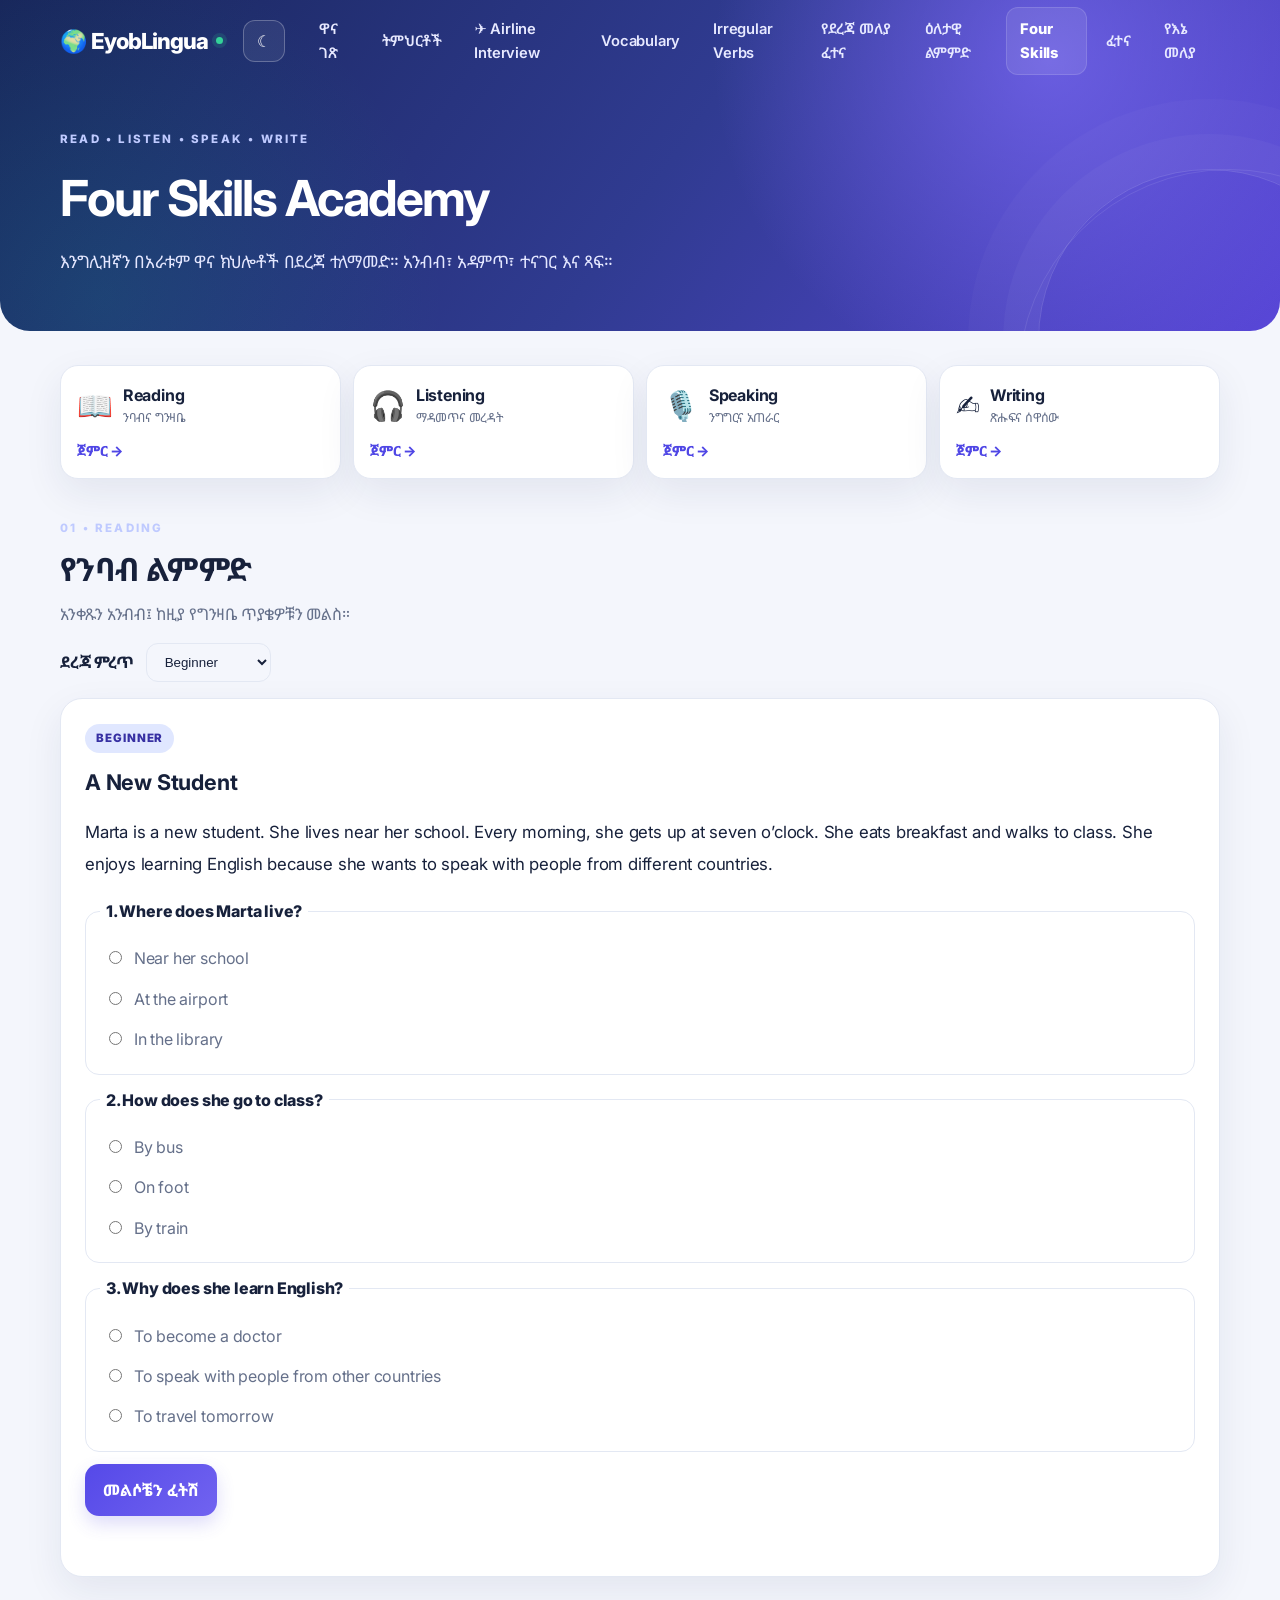
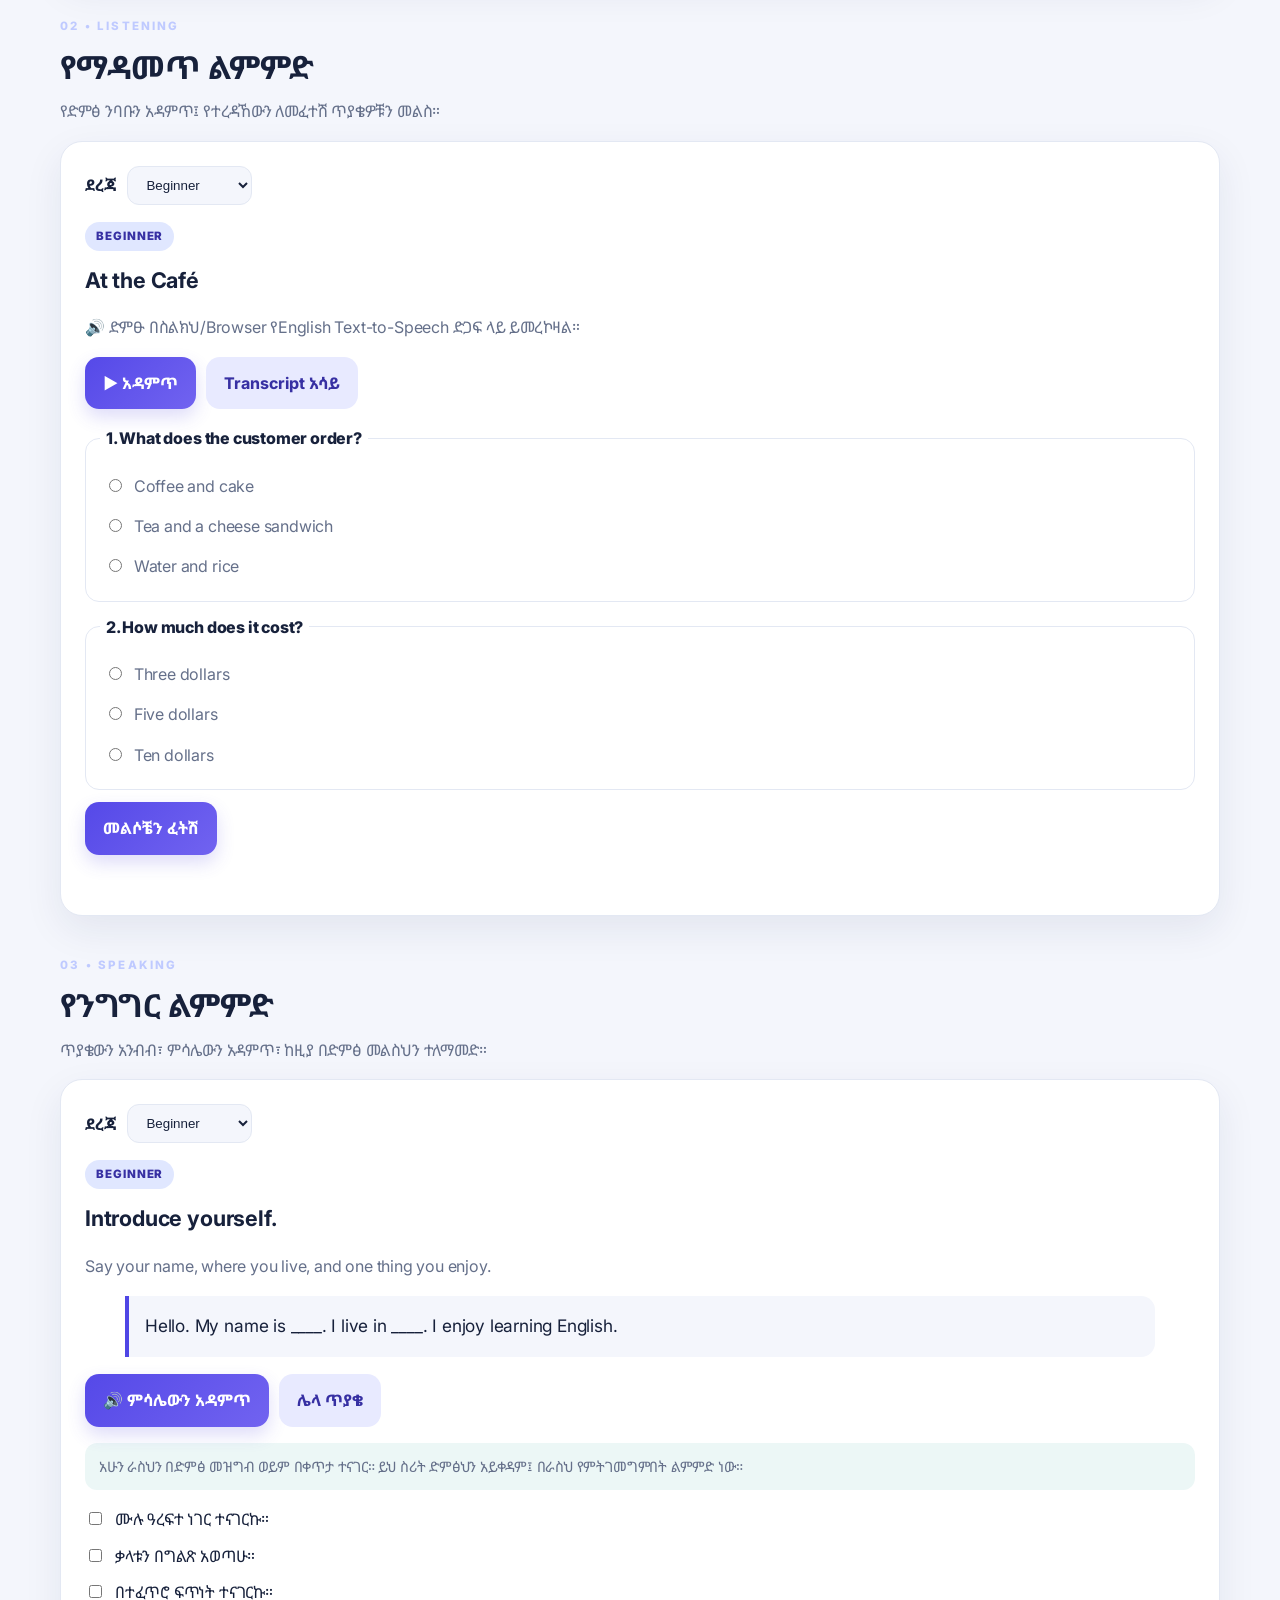
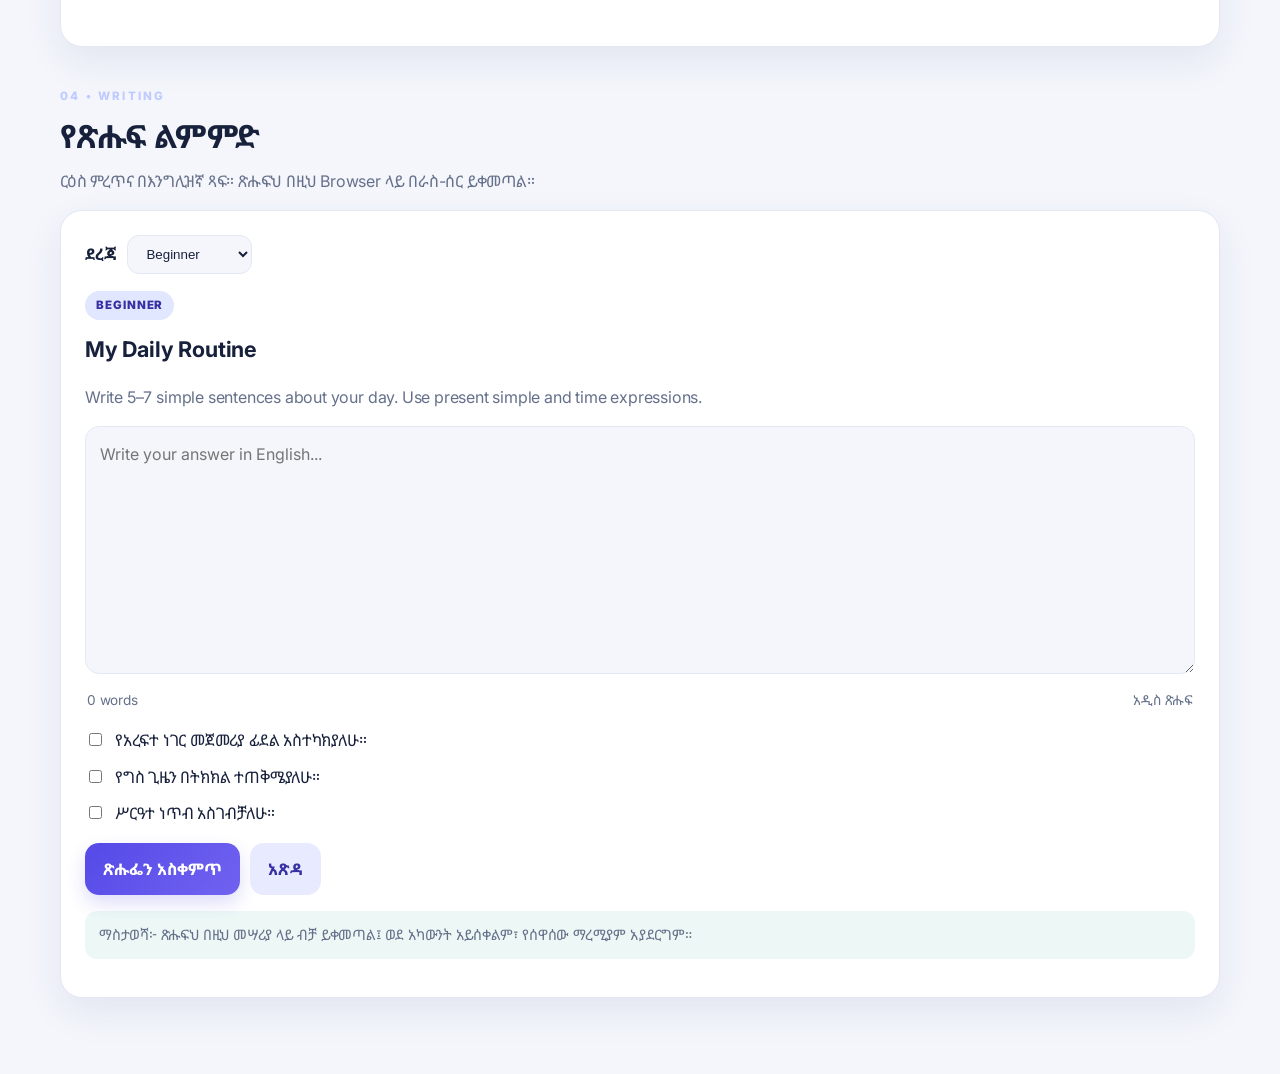
<file: skills.html>
<!doctype html>
<html lang="am">
<head>
<meta charset="utf-8"><meta name="viewport" content="width=device-width,initial-scale=1">
<meta name="theme-color" content="#24306b"><meta name="description" content="Practice English reading, listening, speaking and writing with Amharic support.">
<link rel="manifest" href="manifest.json"><link rel="stylesheet" href="style.css?v=37">
<title>Four Skills Academy — EyobLingua</title>
</head>
<body>
<header class="subhero"><nav class="nav wrap">
<a class="brand" href="index.html">🌍 EyobLingua</a>
<button class="menu-toggle" id="menu-toggle" aria-label="የምናሌ ዝርዝር ክፈት" aria-expanded="false">☰</button>
<button class="theme-toggle" id="theme-toggle" type="button" aria-label="ጨለማ/ብርሃን ሁነታ">◐</button>
<div class="nav-links" id="nav-links"><a href="index.html">ዋና ገጽ</a><a href="lessons.html">ትምህርቶች</a><a class="nav-career-link" href="lessons.html#airline-interview">✈️ Airline Interview</a><a href="vocabulary.html">Vocabulary</a><a href="verbs.html">Irregular Verbs</a><a href="placement.html">የደረጃ መለያ ፈተና</a><a href="practice.html">ዕለታዊ ልምምድ</a><a class="active" href="skills.html">Four Skills</a><a href="quiz.html">ፈተና</a><a href="profile.html">የእኔ መለያ</a></div>
</nav><div class="wrap subhero-content"><span class="eyebrow">READ • LISTEN • SPEAK • WRITE</span><h1>Four Skills Academy</h1><p>እንግሊዝኛን በአራቱም ዋና ክህሎቶች በደረጃ ተለማመድ። አንብብ፣ አዳምጥ፣ ተናገር እና ጻፍ።</p></div></header>
<main class="wrap page-main skills-page">
<section class="skills-overview">
<div class="skill-tile"><span>📖</span><div><b>Reading</b><small>ንባብና ግንዛቤ</small></div><a href="#reading">ጀምር →</a></div>
<div class="skill-tile"><span>🎧</span><div><b>Listening</b><small>ማዳመጥና መረዳት</small></div><a href="#listening">ጀምር →</a></div>
<div class="skill-tile"><span>🎙️</span><div><b>Speaking</b><small>ንግግርና አጠራር</small></div><a href="#speaking">ጀምር →</a></div>
<div class="skill-tile"><span>✍️</span><div><b>Writing</b><small>ጽሑፍና ሰዋሰው</small></div><a href="#writing">ጀምር →</a></div>
</section>
<section class="skills-section" id="reading"><div class="skills-heading"><span class="eyebrow">01 • READING</span><h2>የንባብ ልምምድ</h2><p>አንቀጹን አንብብ፤ ከዚያ የግንዛቤ ጥያቄዎቹን መልስ።</p></div>
<div class="skill-toolbar"><label for="reading-level">ደረጃ ምረጥ</label><select id="reading-level"><option value="beginner">Beginner</option><option value="intermediate">Intermediate</option><option value="advanced">Advanced</option></select></div>
<article class="skill-content-card"><span class="skill-level" id="reading-badge">BEGINNER</span><h3 id="reading-title"></h3><p id="reading-text" class="reading-text"></p><div id="reading-questions" class="skill-questions"></div><div id="reading-feedback" class="skill-feedback" aria-live="polite"></div></article>
</section>
<section class="skills-section" id="listening"><div class="skills-heading"><span class="eyebrow">02 • LISTENING</span><h2>የማዳመጥ ልምምድ</h2><p>የድምፅ ንባቡን አዳምጥ፤ የተረዳኸውን ለመፈተሽ ጥያቄዎቹን መልስ።</p></div>
<div class="skill-content-card"><div class="skill-toolbar"><label for="listening-level">ደረጃ</label><select id="listening-level"><option value="beginner">Beginner</option><option value="intermediate">Intermediate</option><option value="advanced">Advanced</option></select></div><span class="skill-level" id="listening-badge">BEGINNER</span><h3 id="listening-title"></h3><p class="muted-copy">🔊 ድምፁ በስልክህ/Browser የEnglish Text-to-Speech ድጋፍ ላይ ይመረኮዛል።</p><div class="skill-actions"><button class="btn btn-primary" id="play-listening">▶ አዳምጥ</button><button class="btn btn-secondary" id="show-transcript">Transcript አሳይ</button></div><p id="listening-transcript" class="reading-text transcript" hidden></p><div id="listening-questions" class="skill-questions"></div><div id="listening-feedback" class="skill-feedback" aria-live="polite"></div></div>
</section>
<section class="skills-section" id="speaking"><div class="skills-heading"><span class="eyebrow">03 • SPEAKING</span><h2>የንግግር ልምምድ</h2><p>ጥያቄውን አንብብ፣ ምሳሌውን አዳምጥ፣ ከዚያ በድምፅ መልስህን ተለማመድ።</p></div>
<div class="skill-content-card"><div class="skill-toolbar"><label for="speaking-level">ደረጃ</label><select id="speaking-level"><option value="beginner">Beginner</option><option value="intermediate">Intermediate</option><option value="advanced">Advanced</option></select></div><span class="skill-level" id="speaking-badge">BEGINNER</span><h3 id="speaking-prompt"></h3><p id="speaking-hint" class="muted-copy"></p><blockquote id="speaking-model" class="speaking-model"></blockquote><div class="skill-actions"><button class="btn btn-primary" id="play-model">🔊 ምሳሌውን አዳምጥ</button><button class="btn btn-secondary" id="next-speaking">ሌላ ጥያቄ</button></div><p class="speaking-note">አሁን ራስህን በድምፅ መዝግብ ወይም በቀጥታ ተናገር። ይህ ስሪት ድምፅህን አይቀዳም፤ በራስህ የምትገመግምበት ልምምድ ነው።</p><div class="self-check"><label><input type="checkbox"> ሙሉ ዓረፍተ ነገር ተናገርኩ።</label><label><input type="checkbox"> ቃላቱን በግልጽ አወጣሁ።</label><label><input type="checkbox"> በተፈጥሮ ፍጥነት ተናገርኩ።</label></div></div>
</section>
<section class="skills-section" id="writing"><div class="skills-heading"><span class="eyebrow">04 • WRITING</span><h2>የጽሑፍ ልምምድ</h2><p>ርዕስ ምረጥና በእንግሊዝኛ ጻፍ። ጽሑፍህ በዚህ Browser ላይ በራስ-ሰር ይቀመጣል።</p></div>
<div class="skill-content-card"><div class="skill-toolbar"><label for="writing-level">ደረጃ</label><select id="writing-level"><option value="beginner">Beginner</option><option value="intermediate">Intermediate</option><option value="advanced">Advanced</option></select></div><span class="skill-level" id="writing-badge">BEGINNER</span><h3 id="writing-prompt"></h3><p id="writing-guidance" class="muted-copy"></p><textarea id="writing-draft" rows="8" placeholder="Write your answer in English..."></textarea><div class="writing-meta"><span id="word-count">0 words</span><span id="save-status" aria-live="polite">Not saved yet</span></div><div class="self-check"><label><input type="checkbox"> የአረፍተ ነገር መጀመሪያ ፊደል አስተካክያለሁ።</label><label><input type="checkbox"> የግስ ጊዜን በትክክል ተጠቅሜያለሁ።</label><label><input type="checkbox"> ሥርዓተ ነጥብ አስገብቻለሁ።</label></div><div class="skill-actions"><button class="btn btn-primary" id="save-writing">ጽሑፌን አስቀምጥ</button><button class="btn btn-secondary" id="clear-writing">አጽዳ</button></div><p class="speaking-note">ማስታወሻ፦ ጽሑፍህ በዚህ መሣሪያ ላይ ብቻ ይቀመጣል፤ ወደ አካውንት አይሰቀልም፣ የሰዋሰው ማረሚያም አያደርግም።</p></div>
</section>
</main>
<script src="script.js?v=37"></script><script src="skills.js?v=37"></script>
</body></html>
</file>
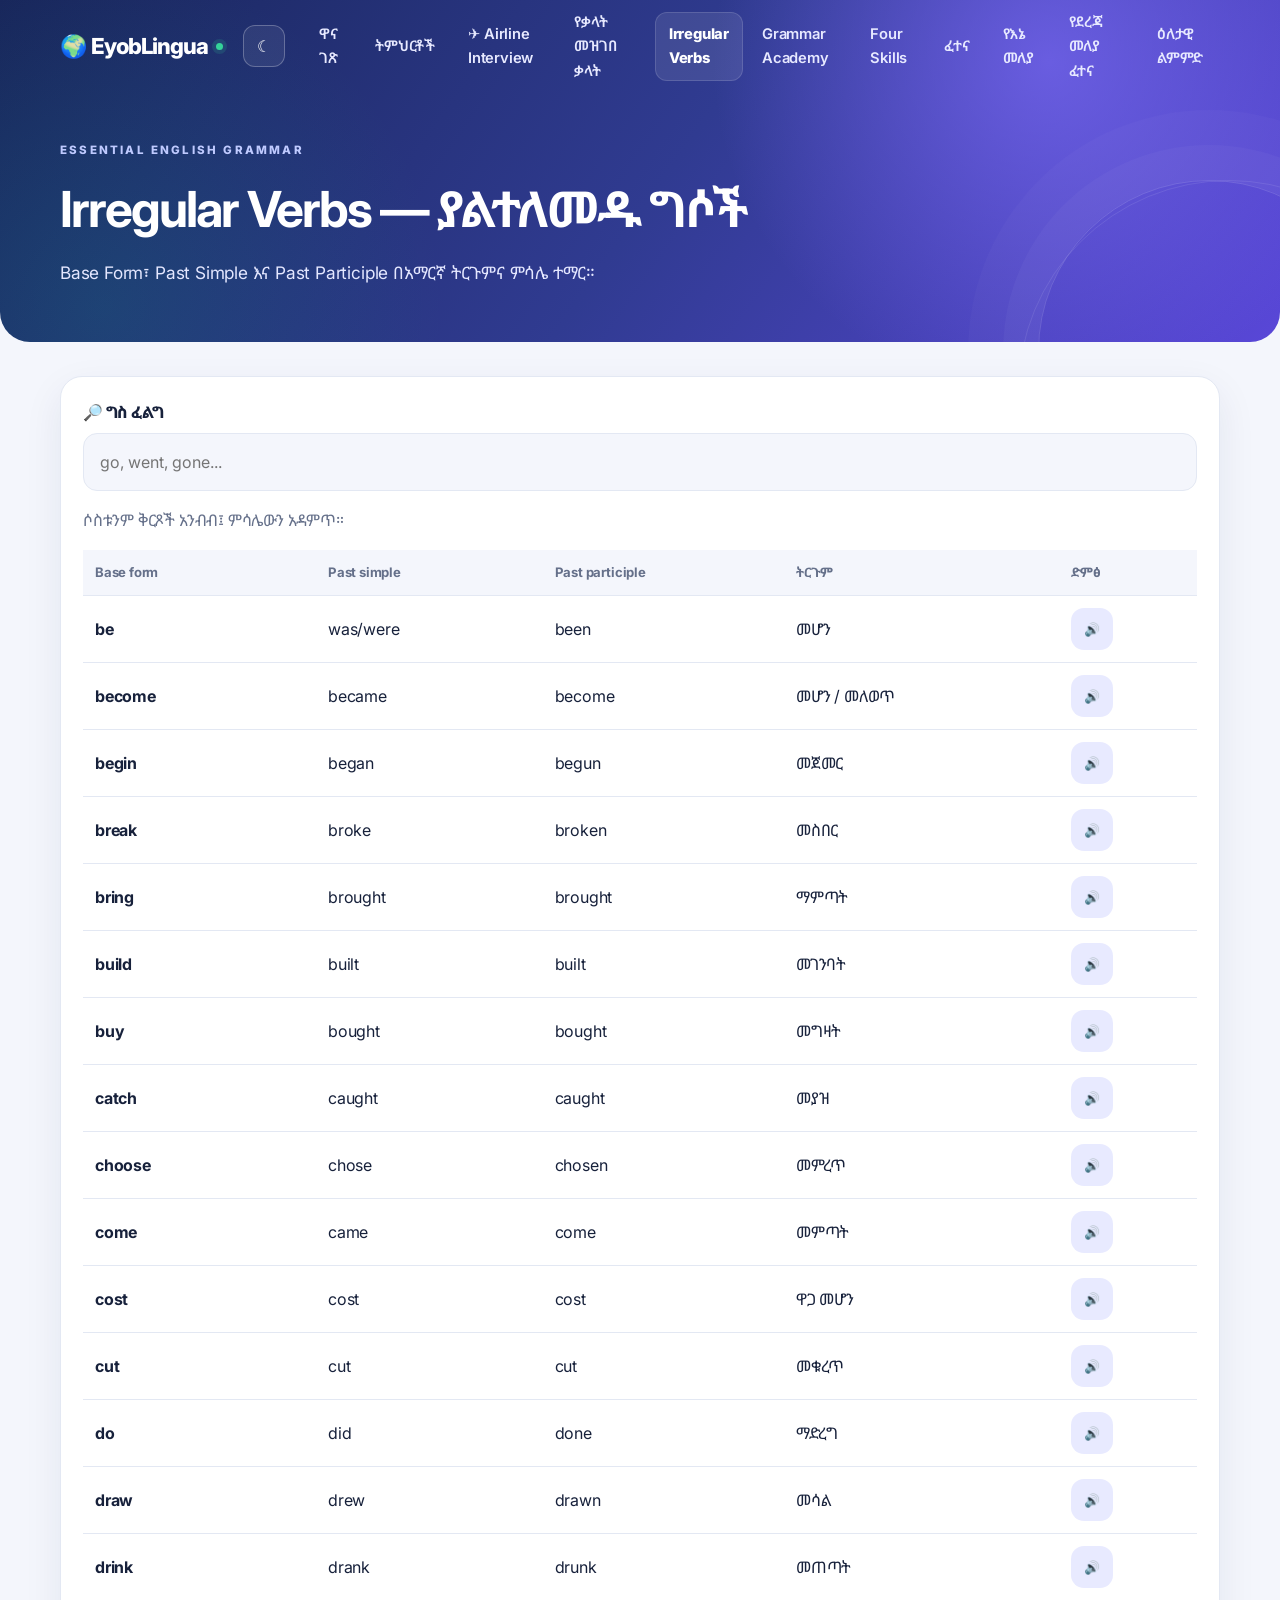
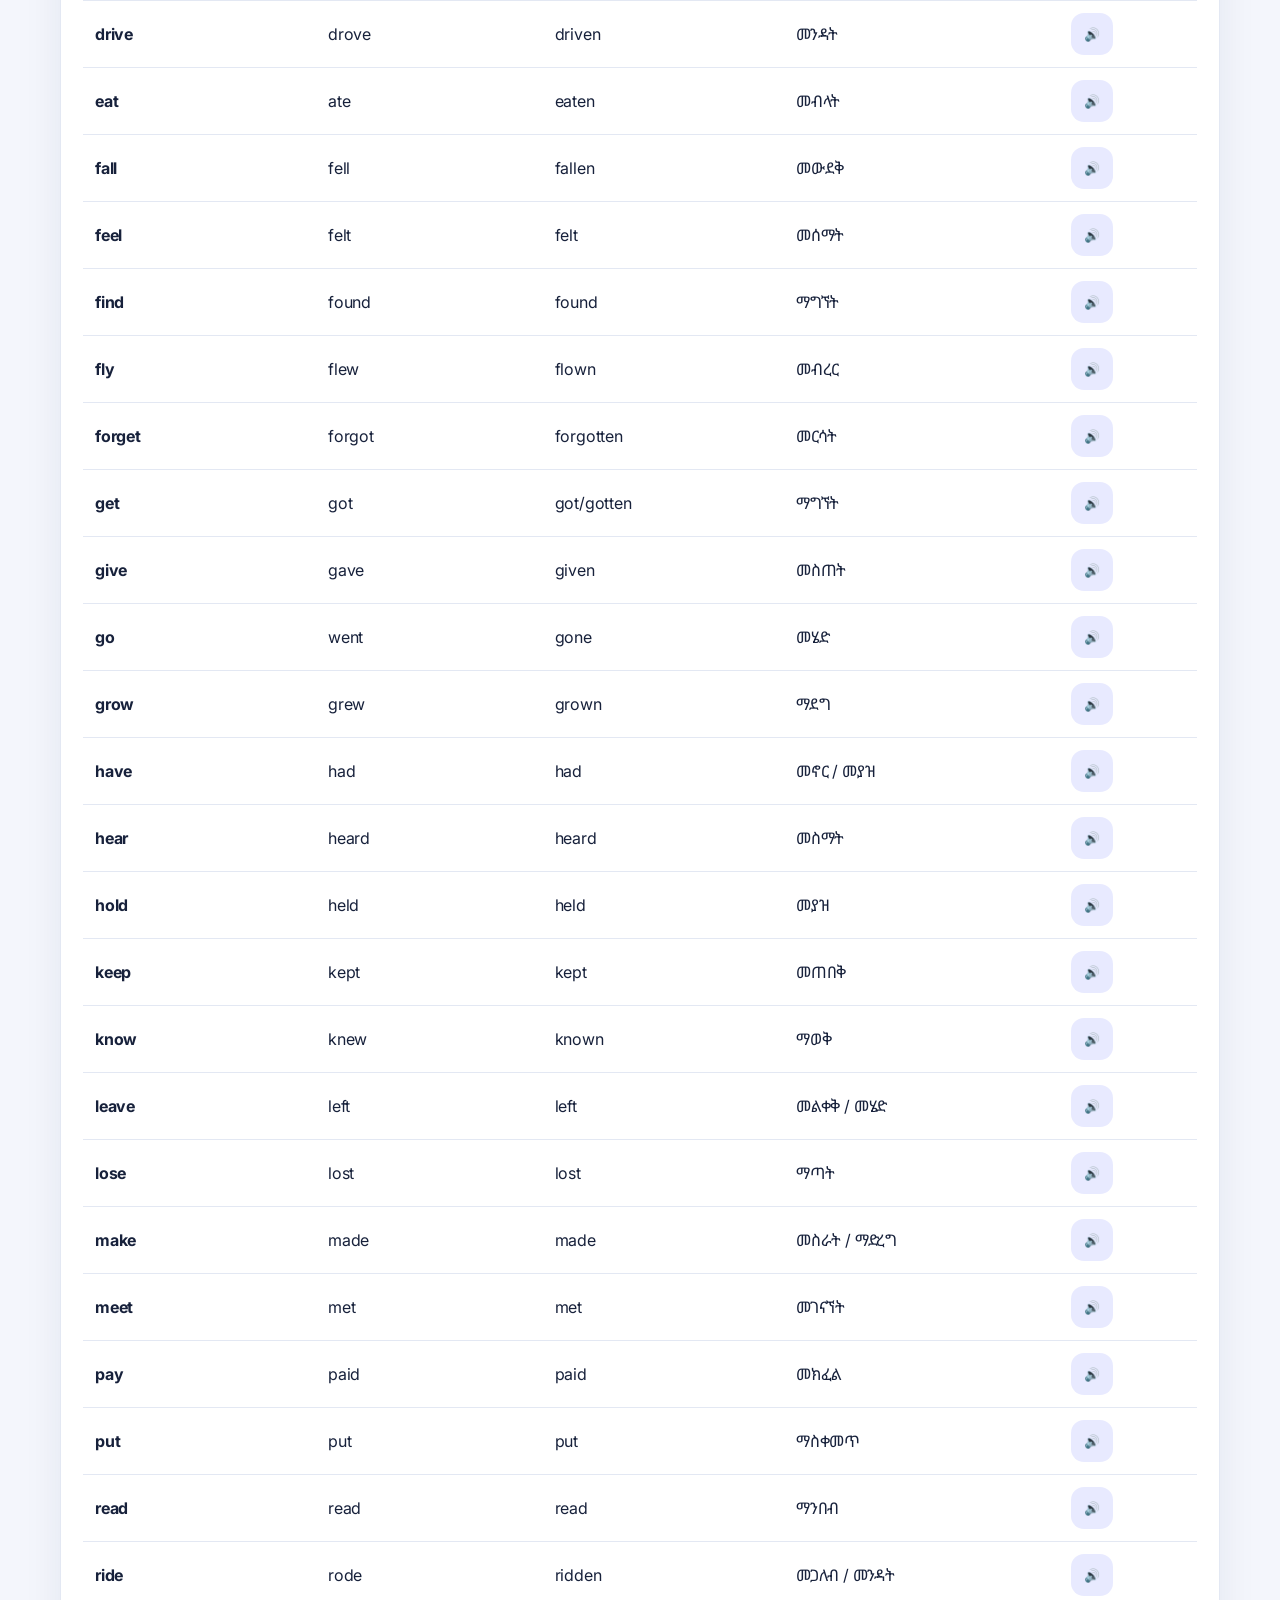
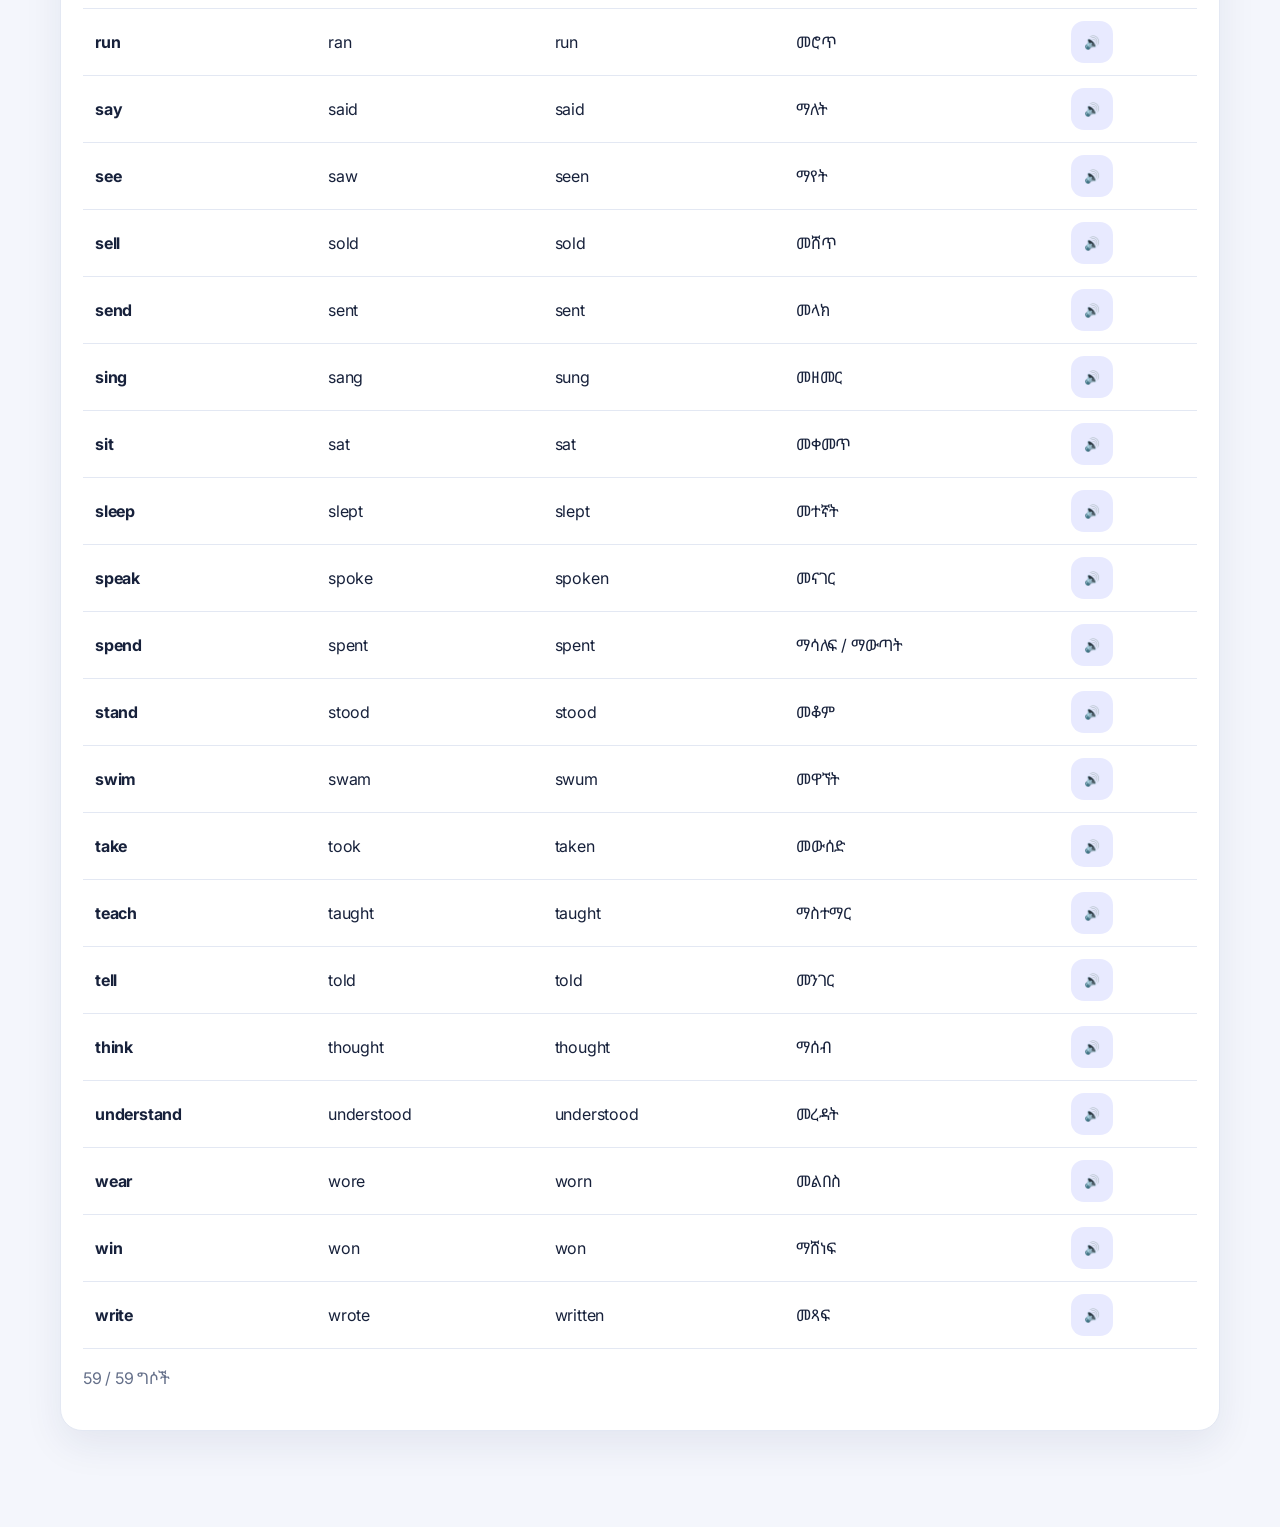
<file: verbs.html>
<!doctype html><html lang="am"><head><meta charset="utf-8"><meta name="viewport" content="width=device-width, initial-scale=1"><meta name="theme-color" content="#24306b"><meta name="color-scheme" content="light dark"><link rel="manifest" href="manifest.json"><link rel="stylesheet" href="style.css?v=37"><title>Irregular Verbs — EyobLingua</title></head><body>
<header class="subhero"><nav class="nav wrap"><a class="brand" href="index.html">🌍 EyobLingua</a><button class="menu-toggle" id="menu-toggle" aria-label="የምናሌ ዝርዝር ክፈት" aria-expanded="false">☰</button><button class="theme-toggle" id="theme-toggle" type="button" aria-label="ጨለማ/ብርሃን ሁነታ">◐</button><div class="nav-links" id="nav-links"><a  href="index.html">ዋና ገጽ</a><a  href="lessons.html">ትምህርቶች</a><a class="nav-career-link" href="lessons.html#airline-interview">✈️ Airline Interview</a><a  href="vocabulary.html">የቃላት መዝገበ ቃላት</a><a class="active" href="verbs.html">Irregular Verbs</a><a href="grammar.html">Grammar Academy</a><a href="skills.html">Four Skills</a><a  href="quiz.html">ፈተና</a><a  href="profile.html">የእኔ መለያ</a><a href="placement.html">የደረጃ መለያ ፈተና</a><a href="practice.html">ዕለታዊ ልምምድ</a></div></nav><div class="wrap subhero-content"><span class="eyebrow">ESSENTIAL ENGLISH GRAMMAR</span><h1>Irregular Verbs — ያልተለመዱ ግሶች</h1><p>Base Form፣ Past Simple እና Past Participle በአማርኛ ትርጉምና ምሳሌ ተማር።</p></div></header>
<main class="wrap page-main"><section class="dictionary-toolbar"><label for="verb-search">🔎 ግስ ፈልግ</label><input id="verb-search" type="search" placeholder="go, went, gone..."><p class="muted-copy">ሶስቱንም ቅርጾች አንብብ፤ ምሳሌውን አዳምጥ።</p><div class="table-scroll"><table class="verb-table"><thead><tr><th>Base form</th><th>Past simple</th><th>Past participle</th><th>ትርጉም</th><th>ድምፅ</th></tr></thead><tbody id="verb-list"></tbody></table></div><p id="verb-count" class="muted-copy" aria-live="polite"></p></section></main>
<script src="script.js?v=37"></script><script src="verbs.js?v=37"></script></body></html>
</file>
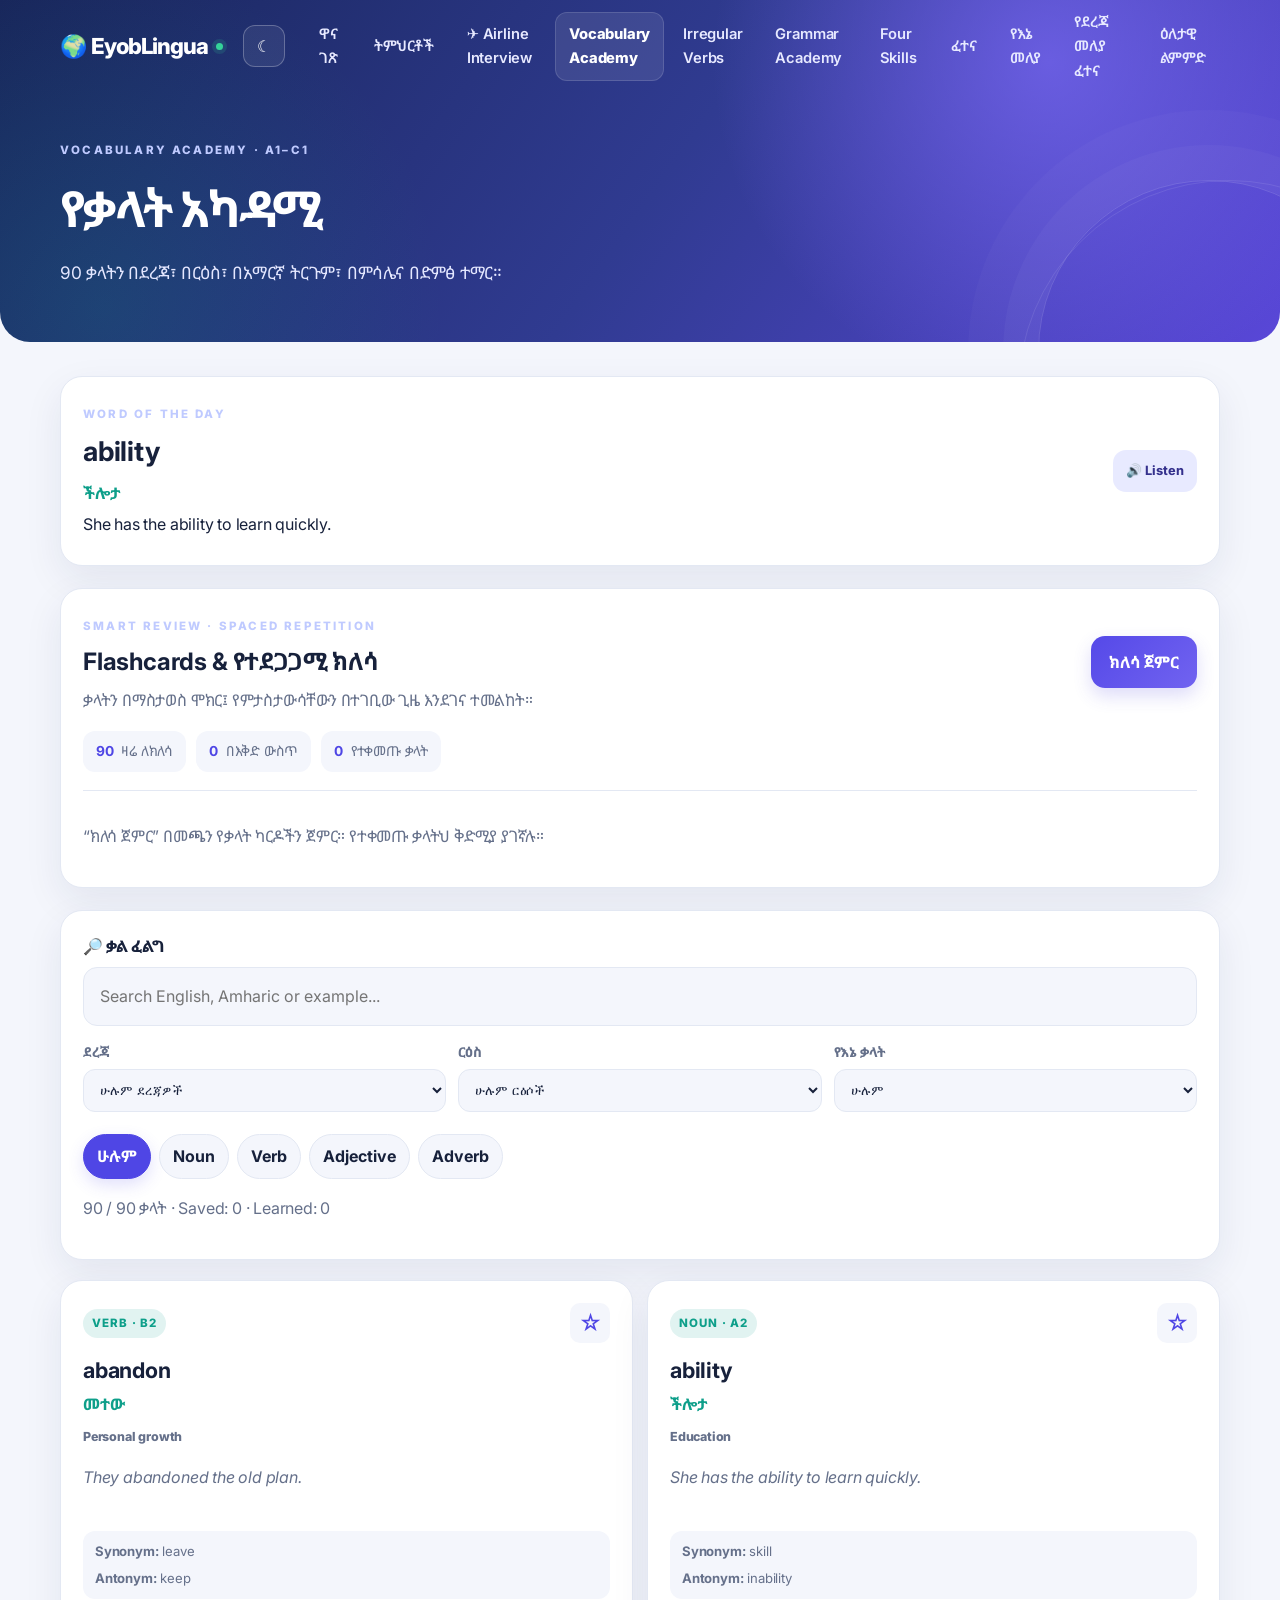
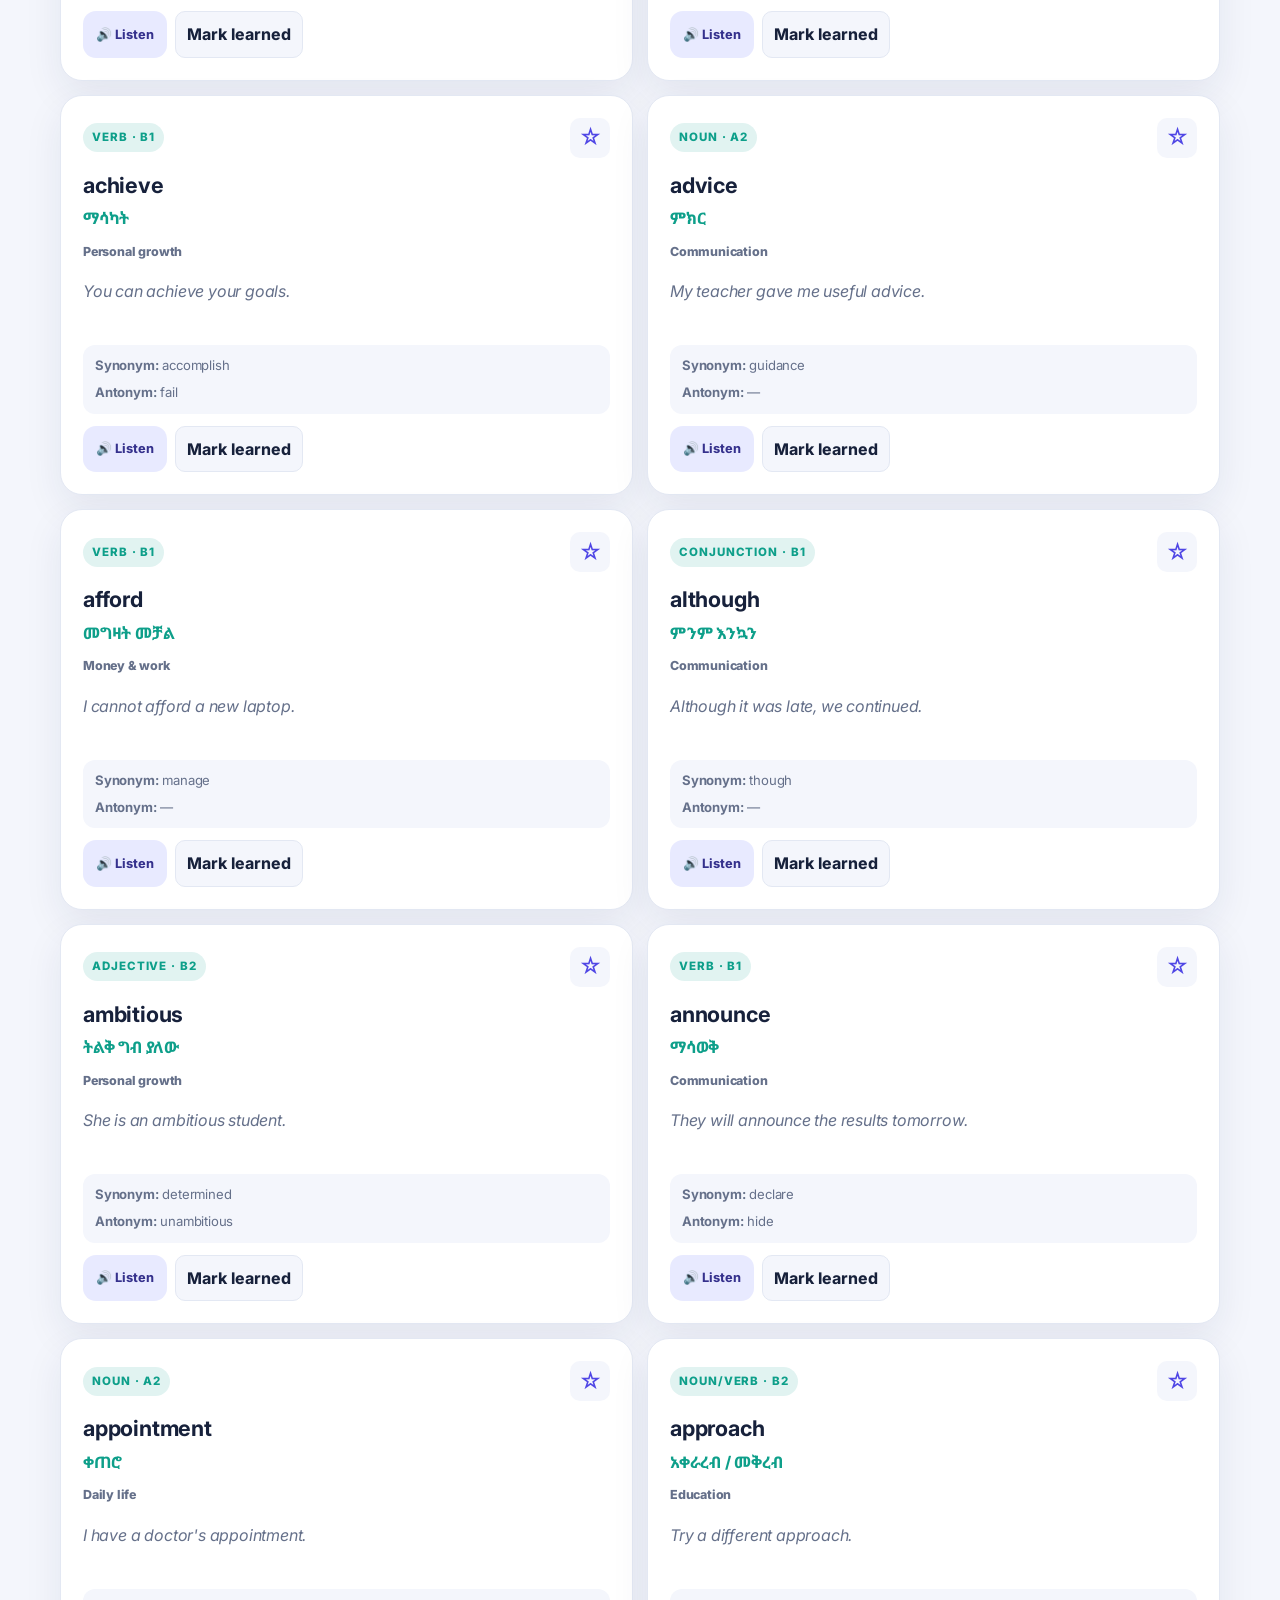
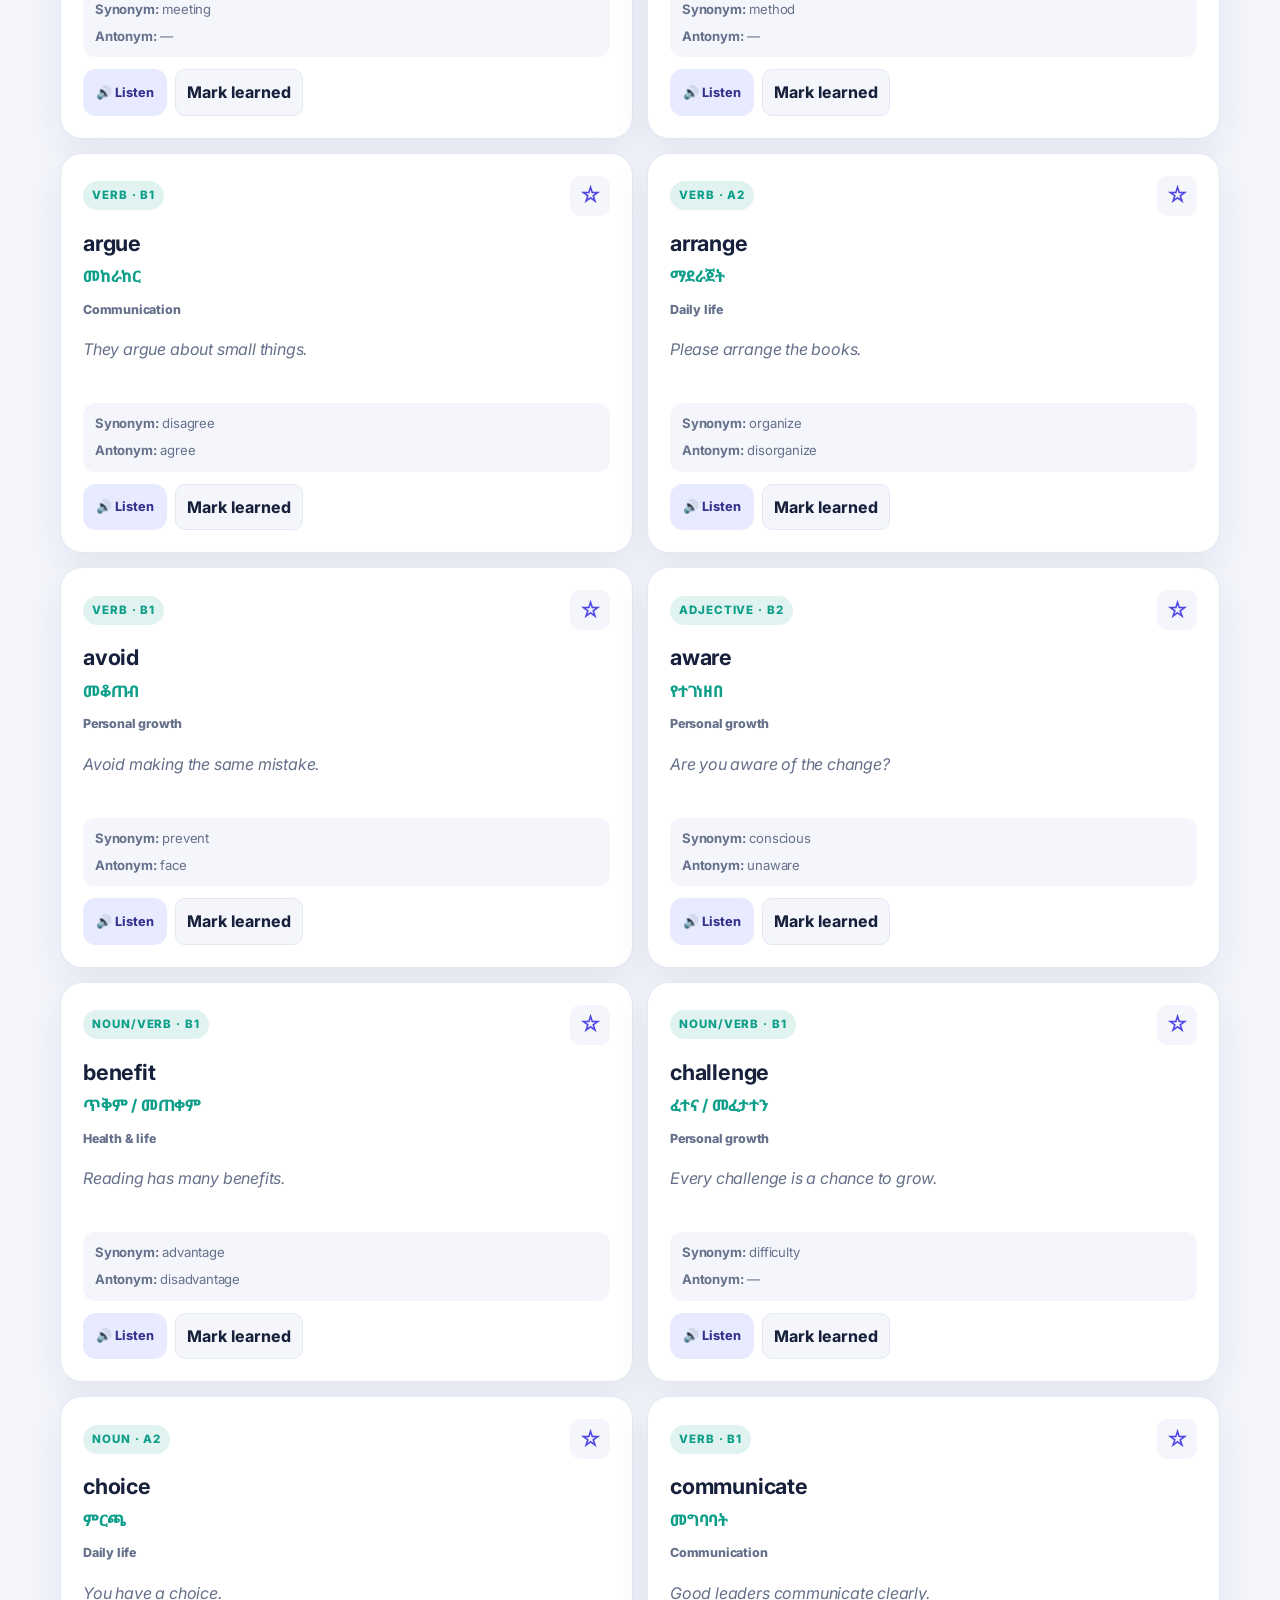
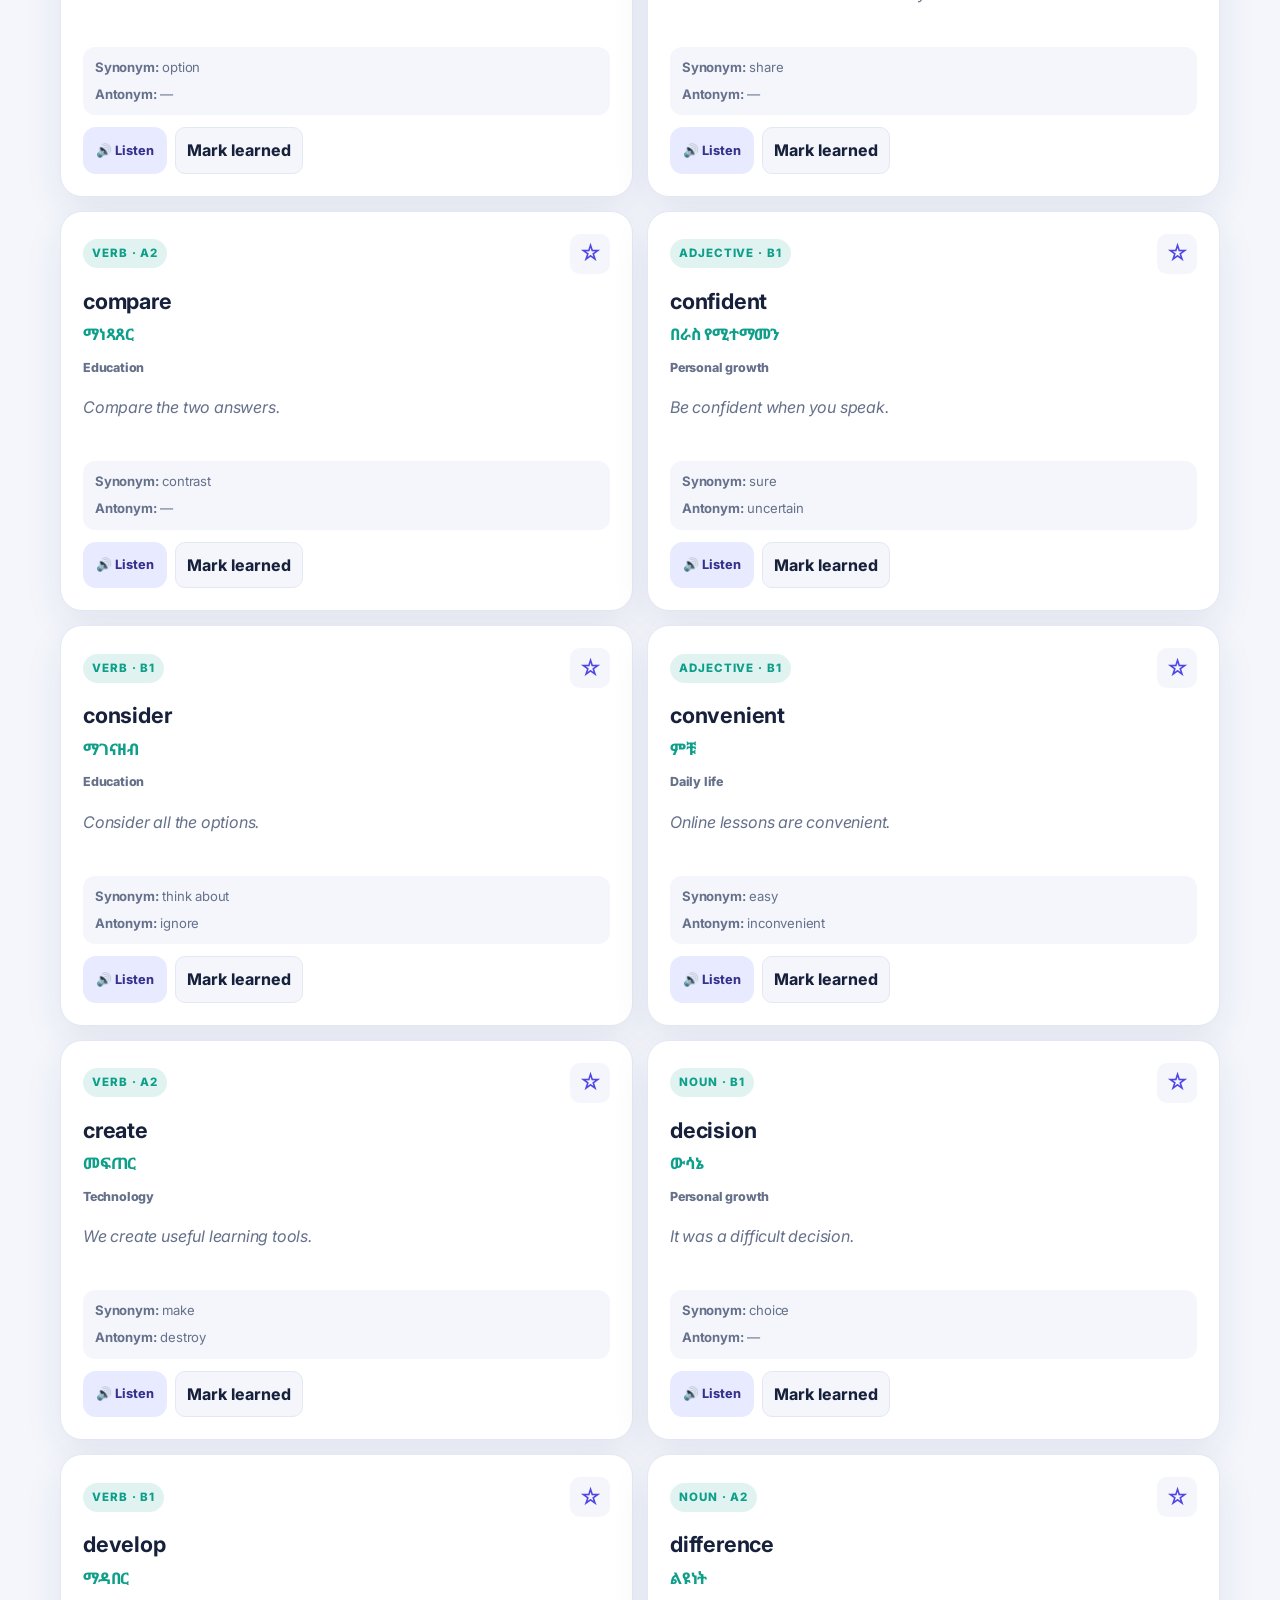
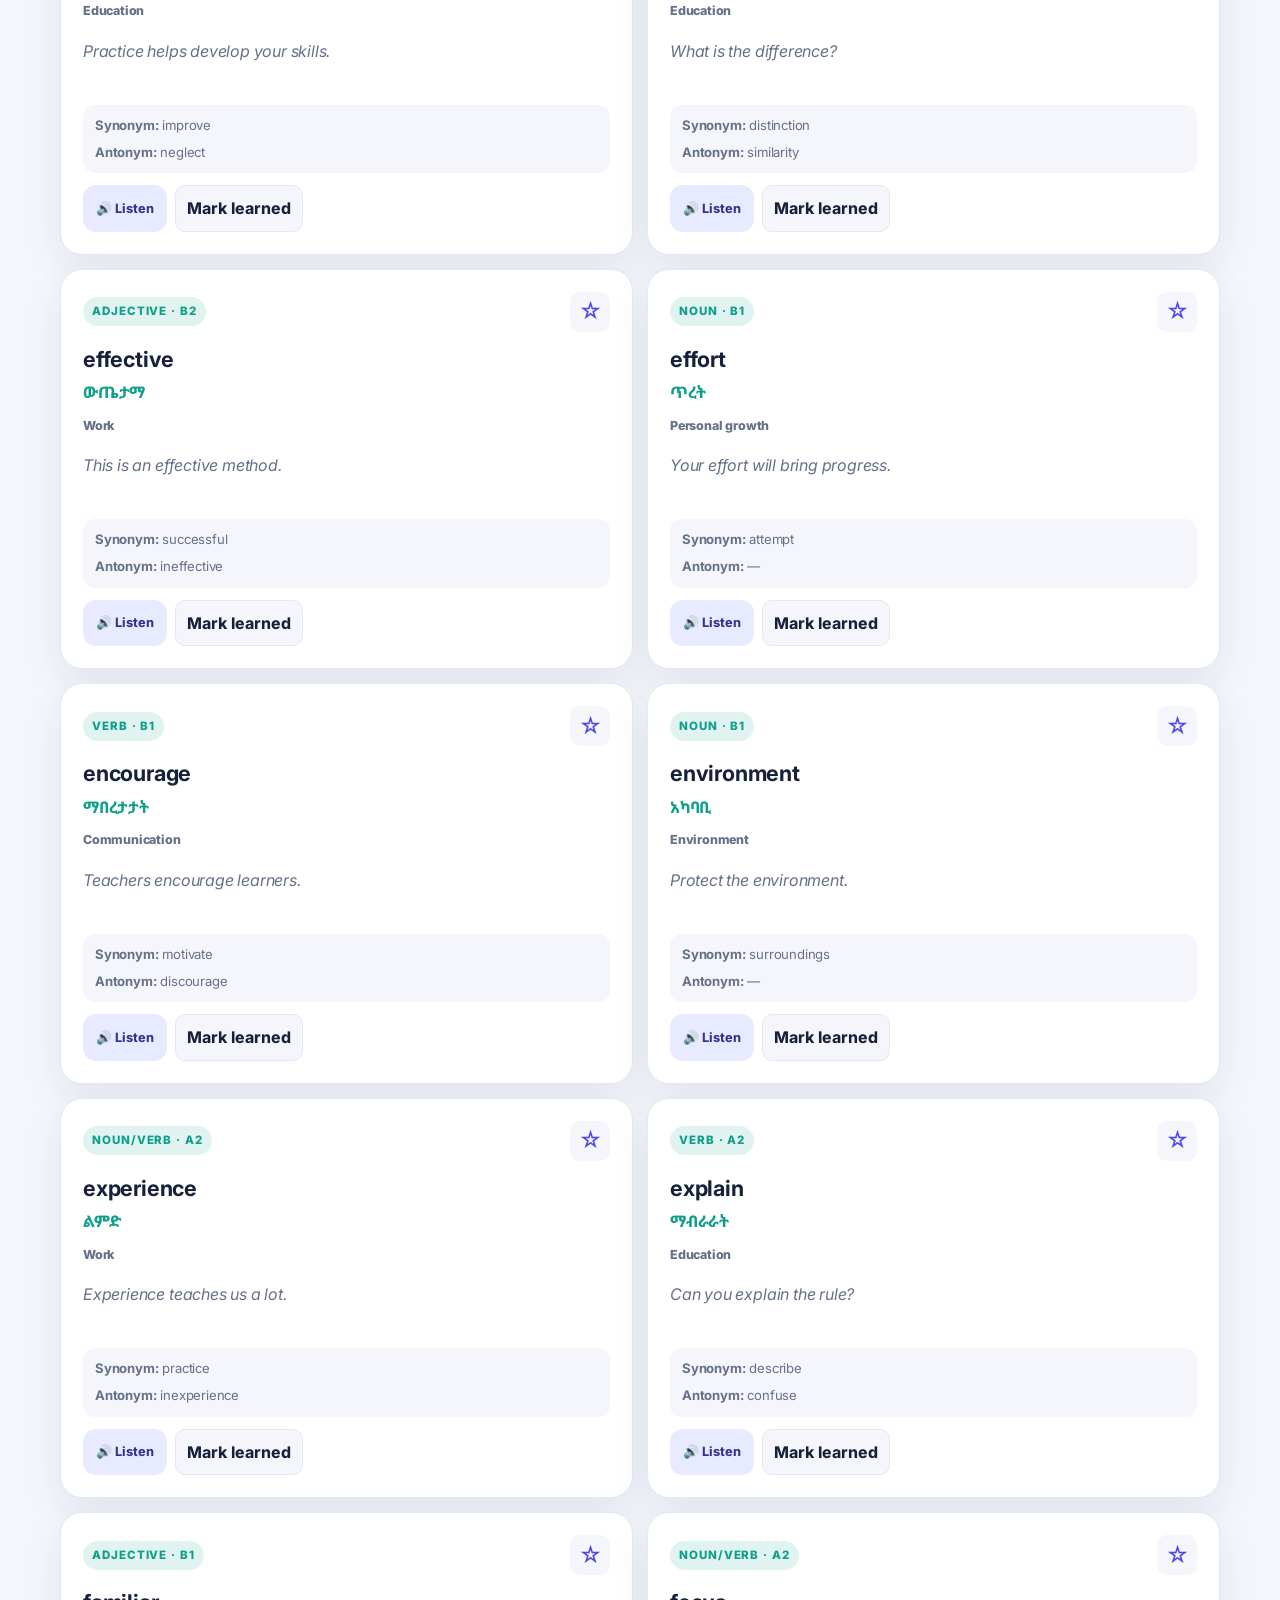
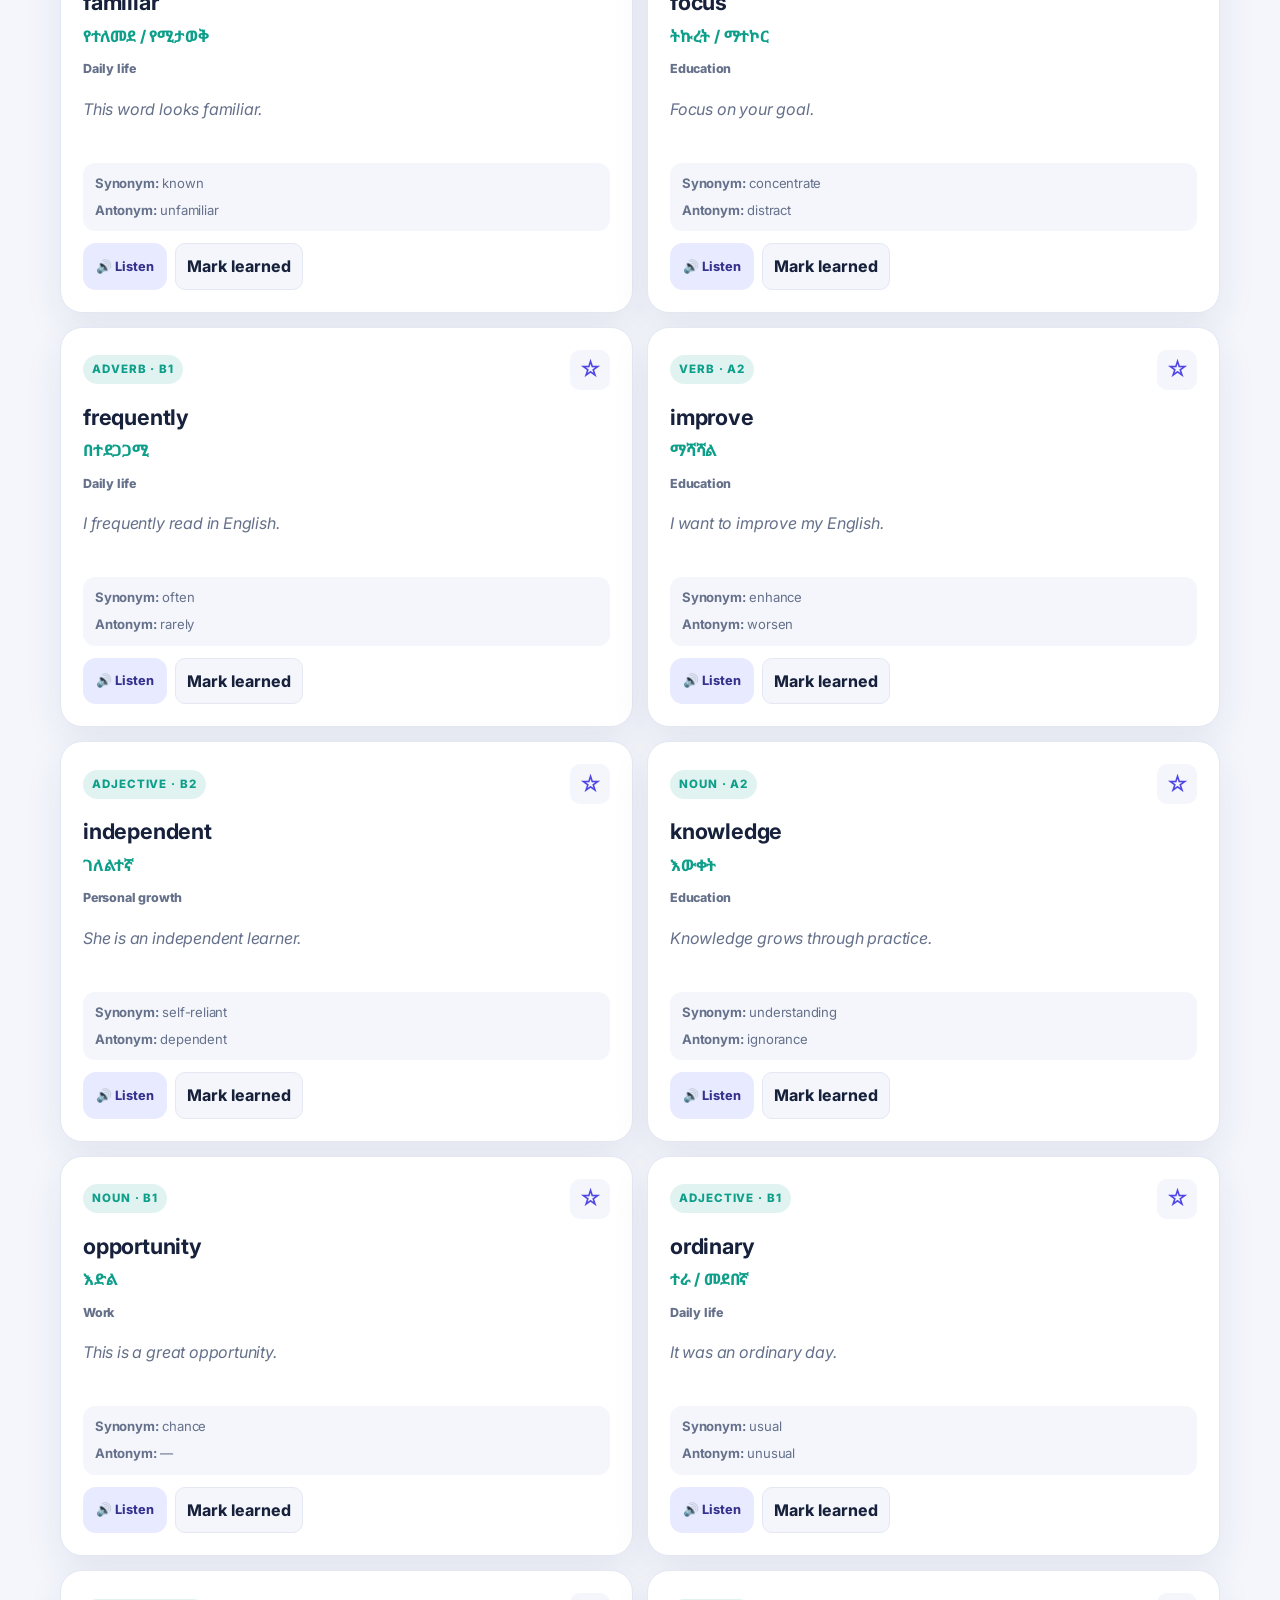
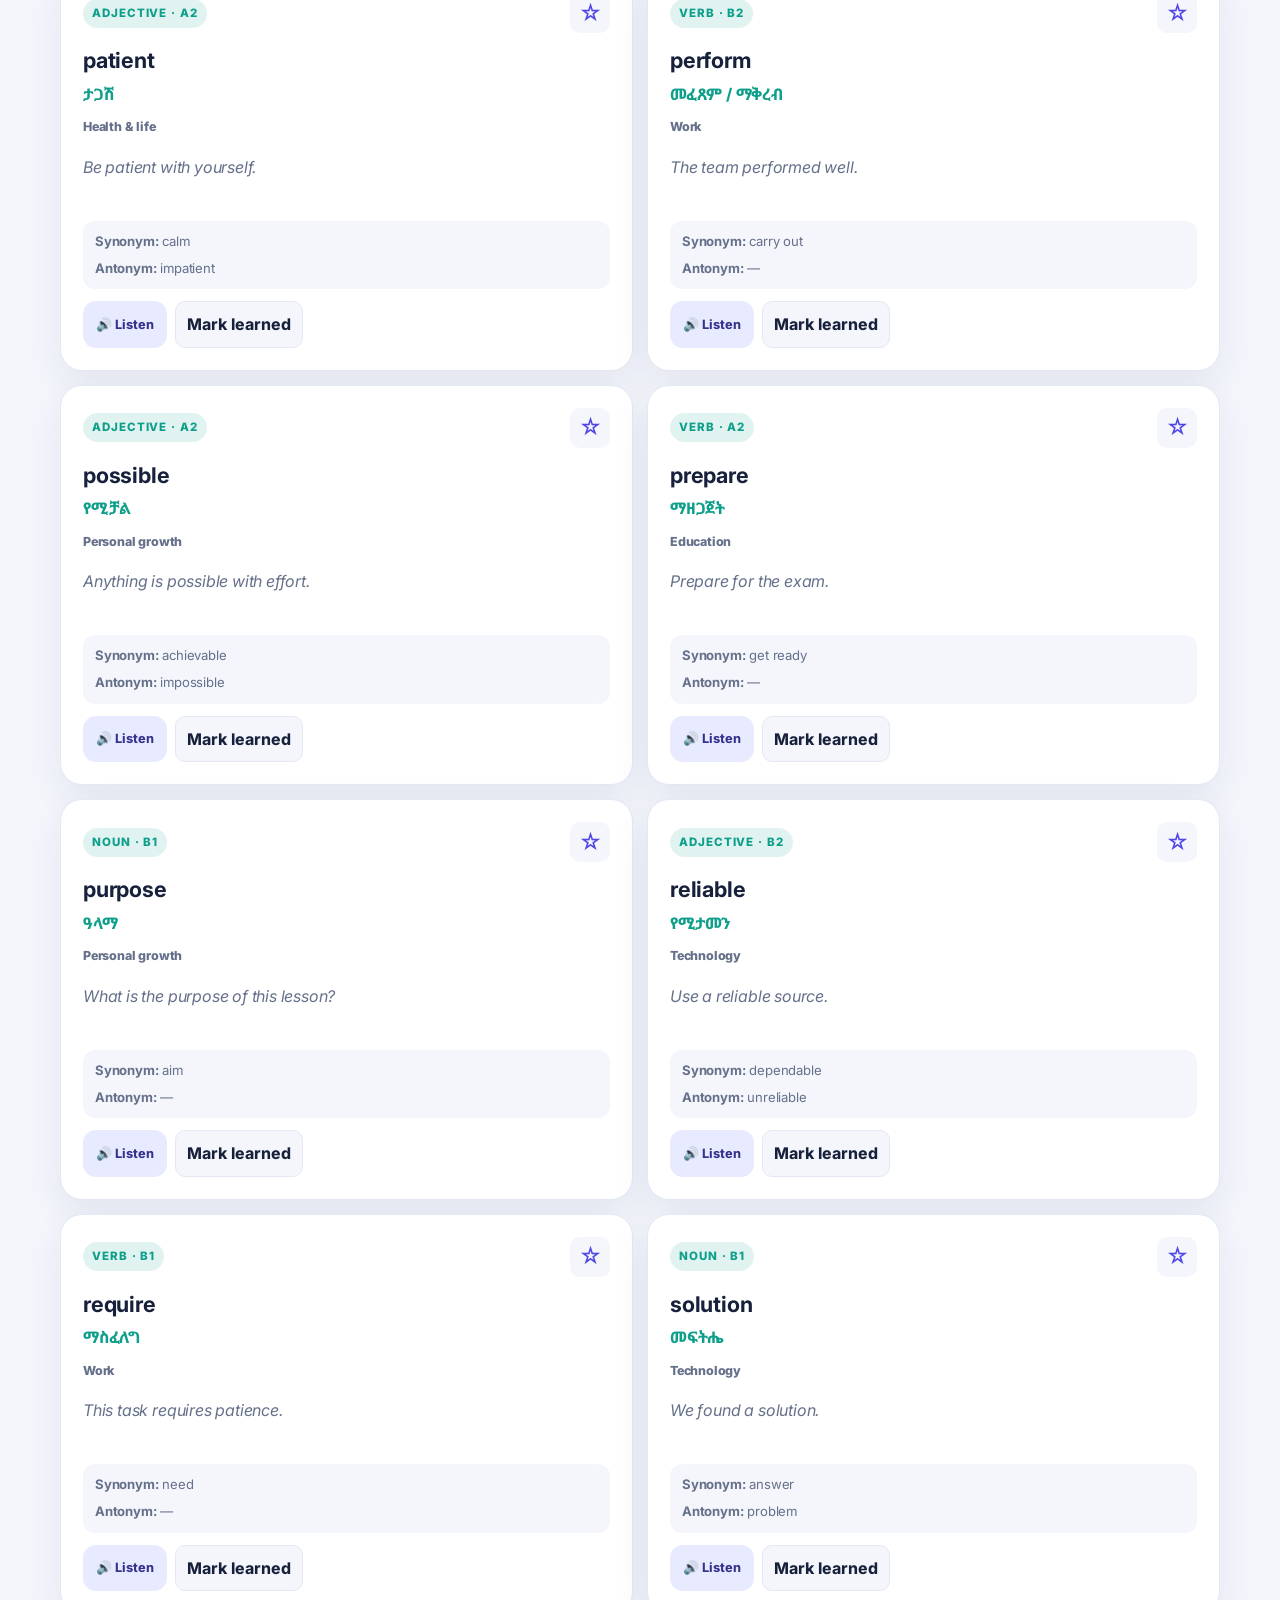
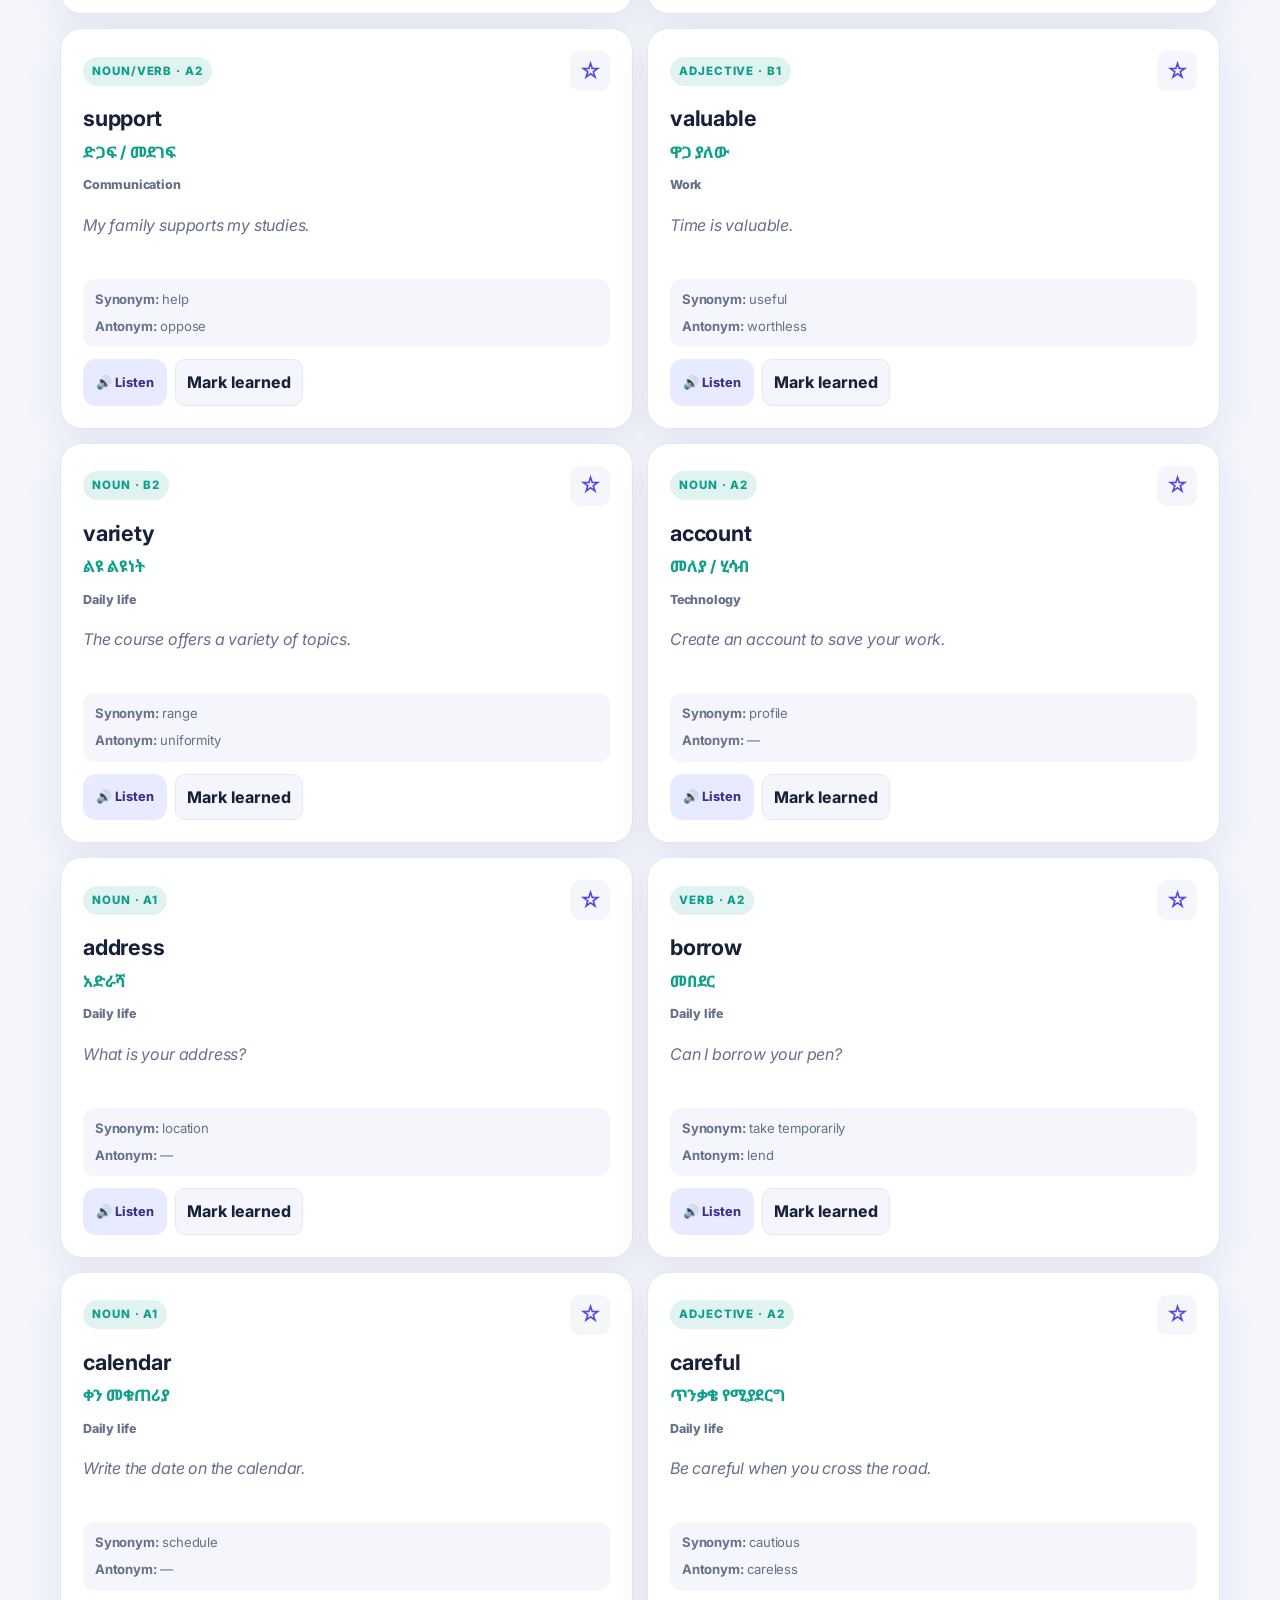
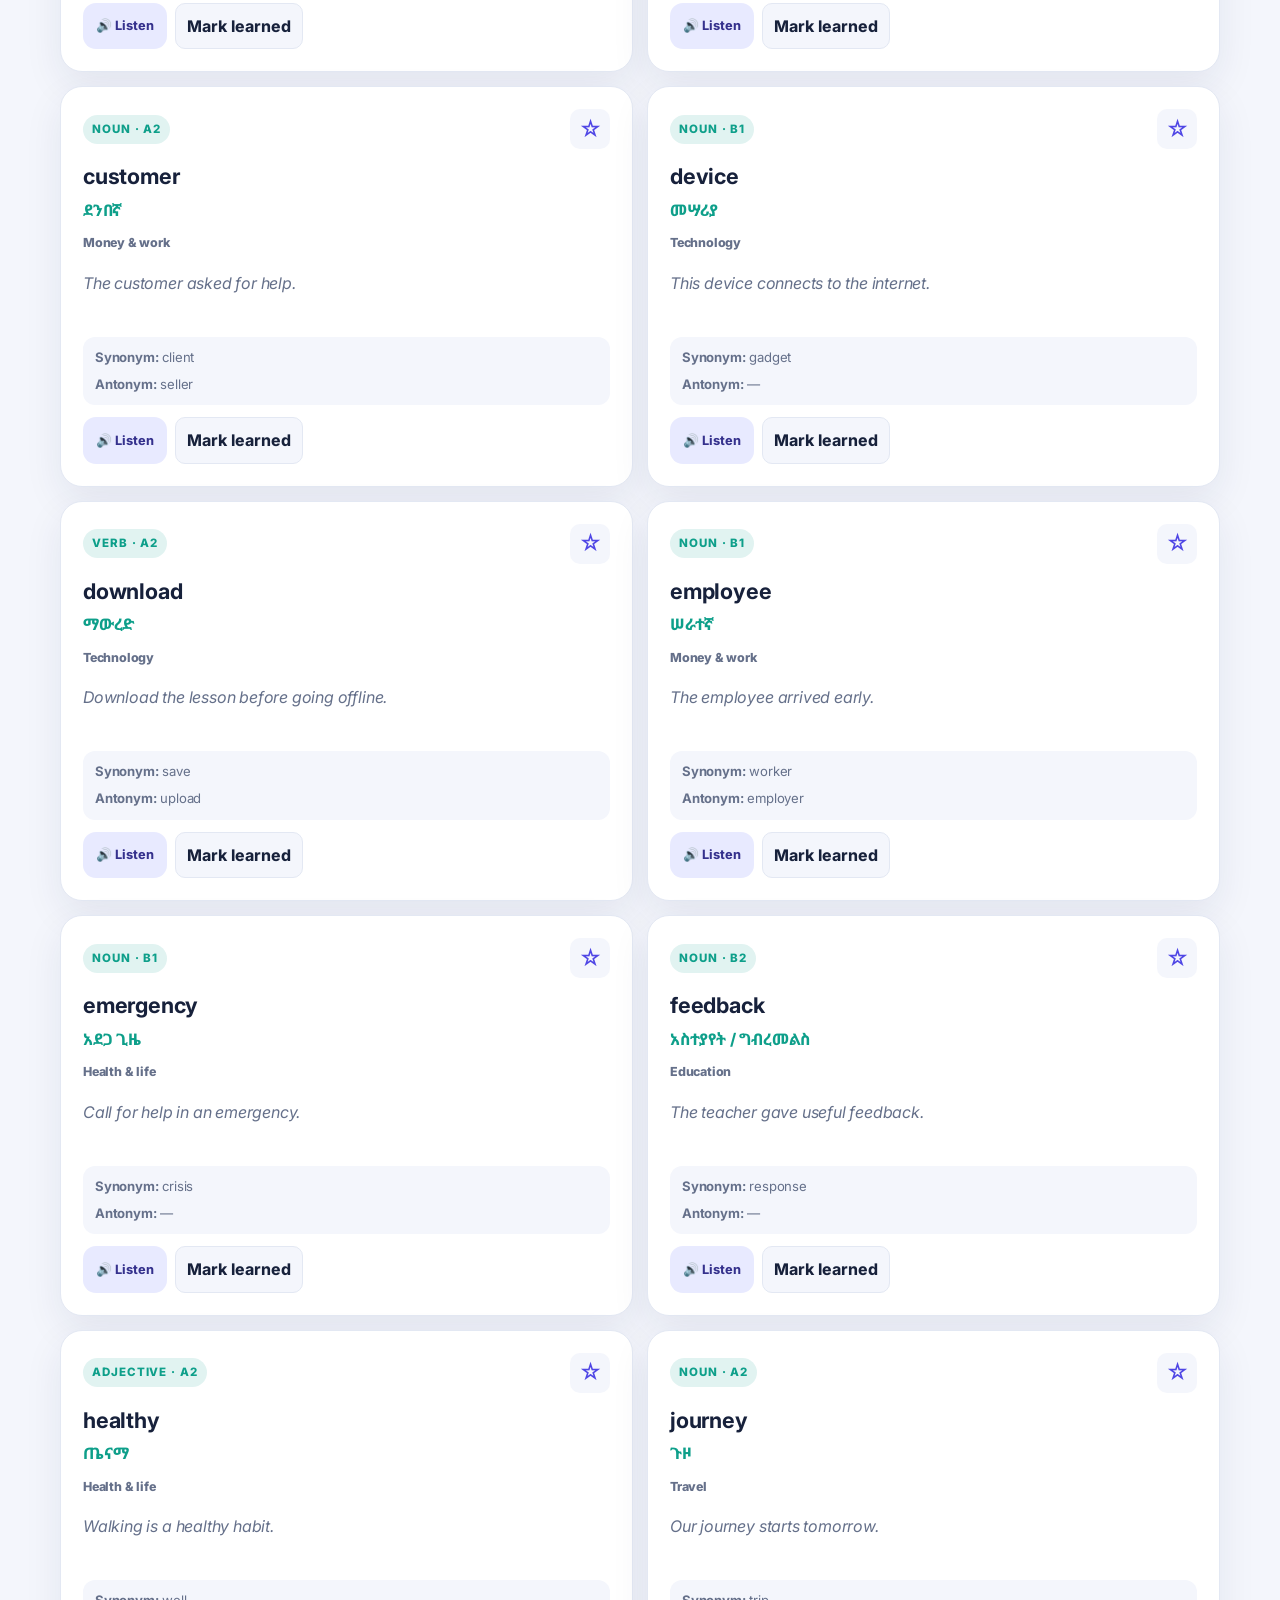
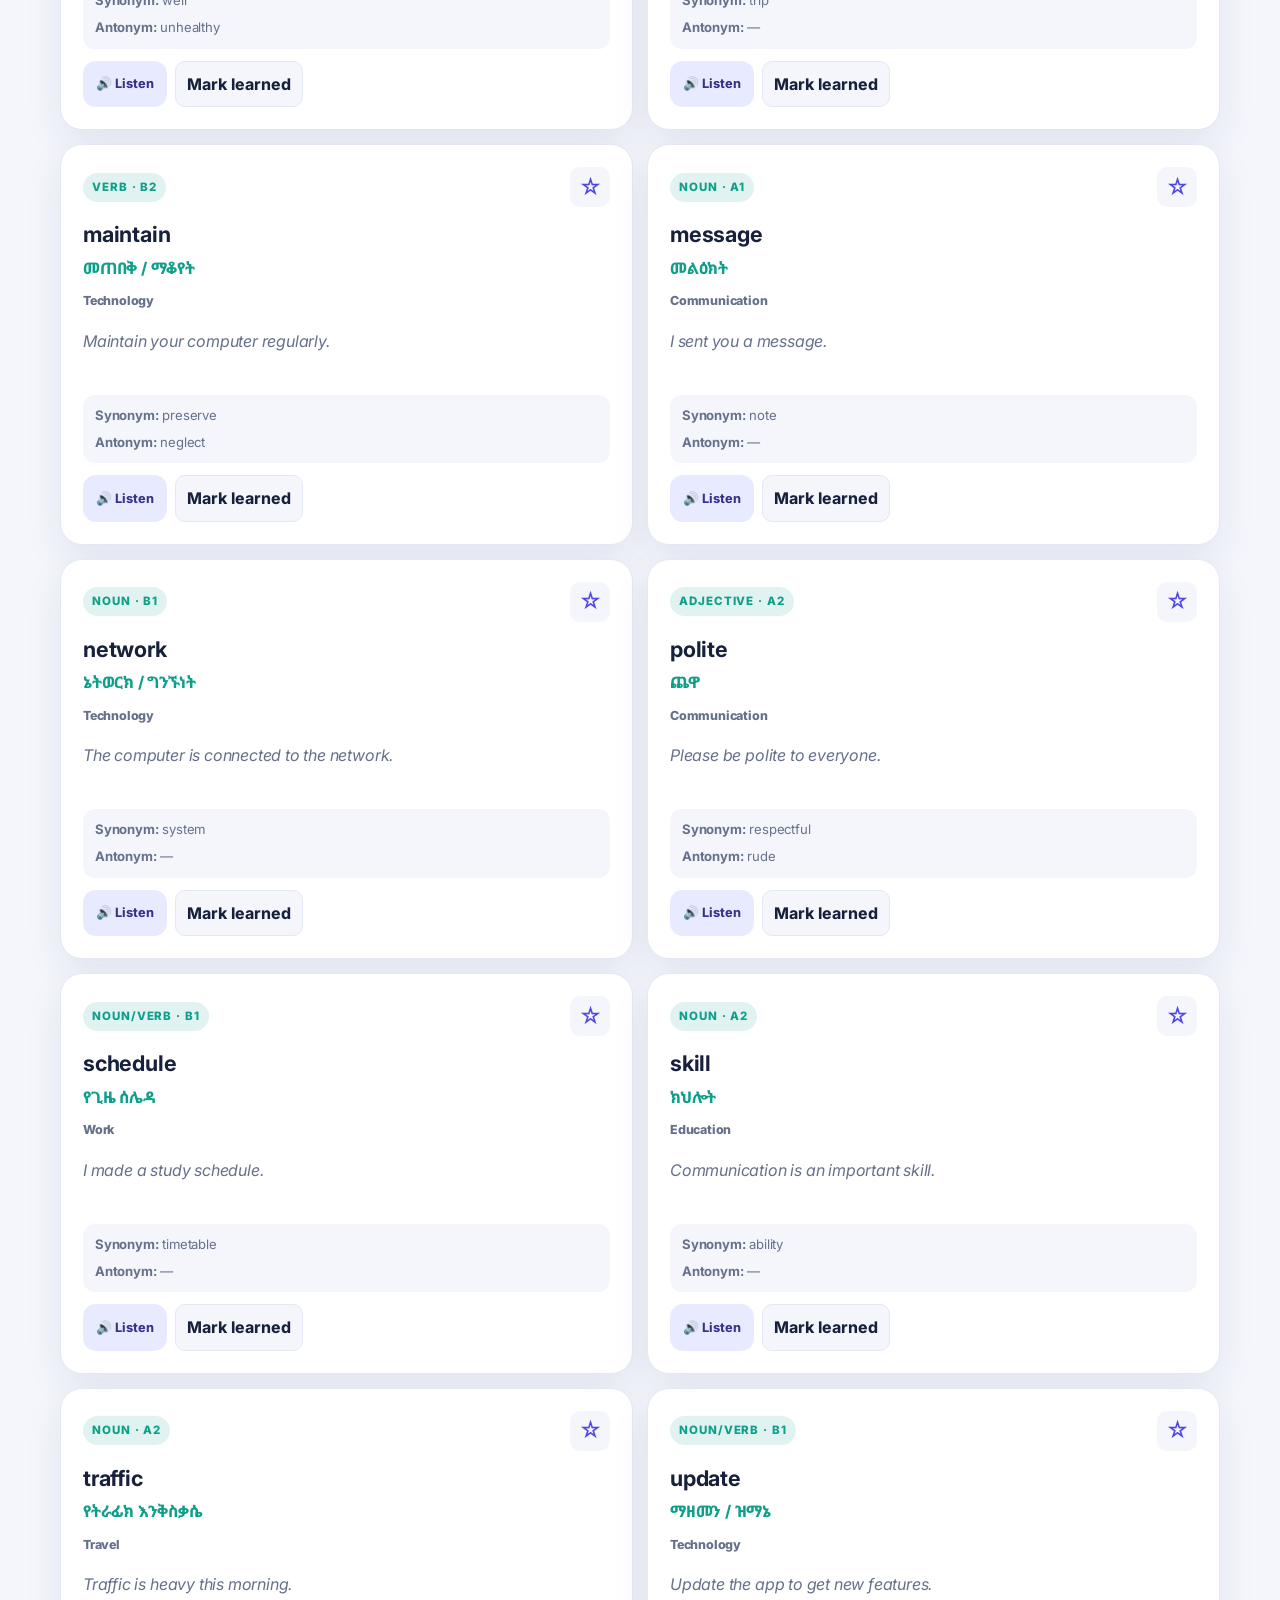
<file: vocabulary.html>
<!doctype html><html lang="am"><head><meta charset="utf-8"><meta name="viewport" content="width=device-width, initial-scale=1"><meta name="theme-color" content="#24306b"><meta name="color-scheme" content="light dark"><link rel="manifest" href="manifest.json"><link rel="stylesheet" href="style.css?v=37"><title>Vocabulary Academy — EyobLingua</title></head><body>
<header class="subhero"><nav class="nav wrap"><a class="brand" href="index.html">🌍 EyobLingua</a><button class="menu-toggle" id="menu-toggle" aria-label="የምናሌ ዝርዝር ክፈት" aria-expanded="false">☰</button><button class="theme-toggle" id="theme-toggle" type="button" aria-label="ጨለማ/ብርሃን ሁነታ">◐</button><div class="nav-links" id="nav-links"><a href="index.html">ዋና ገጽ</a><a href="lessons.html">ትምህርቶች</a><a class="nav-career-link" href="lessons.html#airline-interview">✈️ Airline Interview</a><a class="active" href="vocabulary.html">Vocabulary Academy</a><a href="verbs.html">Irregular Verbs</a><a href="grammar.html">Grammar Academy</a><a href="skills.html">Four Skills</a><a href="quiz.html">ፈተና</a><a href="profile.html">የእኔ መለያ</a><a href="placement.html">የደረጃ መለያ ፈተና</a><a href="practice.html">ዕለታዊ ልምምድ</a></div></nav><div class="wrap subhero-content"><span class="eyebrow">VOCABULARY ACADEMY · A1–C1</span><h1>የቃላት አካዳሚ</h1><p>90 ቃላትን በደረጃ፣ በርዕስ፣ በአማርኛ ትርጉም፣ በምሳሌና በድምፅ ተማር።</p></div></header>
<main class="wrap page-main">
<section class="word-day-panel" id="word-of-day" aria-live="polite"></section>
<section class="flashcard-panel" aria-labelledby="flashcard-title"><div class="flashcard-heading"><div><span class="eyebrow">SMART REVIEW · SPACED REPETITION</span><h2 id="flashcard-title">Flashcards &amp; የተደጋጋሚ ክለሳ</h2><p>ቃላትን በማስታወስ ሞክር፤ የምታስታውሳቸውን በተገቢው ጊዜ እንደገና ተመልከት።</p></div><button class="btn btn-primary" id="start-flashcards">ክለሳ ጀምር</button></div><div class="review-stats" id="review-stats" aria-live="polite"></div><div id="flashcard-area" class="flashcard-area"><p class="muted-copy">“ክለሳ ጀምር” በመጫን የቃላት ካርዶችን ጀምር። የተቀመጡ ቃላትህ ቅድሚያ ያገኛሉ።</p></div></section>
<section class="dictionary-toolbar"><label for="word-search">🔎 ቃል ፈልግ</label><input id="word-search" type="search" placeholder="Search English, Amharic or example...">
<div class="vocab-filter-selects"><label>ደረጃ<select id="level-filter"><option value="all">ሁሉም ደረጃዎች</option><option>A1</option><option>A2</option><option>B1</option><option>B2</option><option>C1</option></select></label><label>ርዕስ<select id="category-filter"><option value="all">ሁሉም ርዕሶች</option></select></label><label>የእኔ ቃላት<select id="mode-filter"><option value="all">ሁሉም</option><option value="saved">የተቀመጡ ★</option><option value="learned">የተማርኳቸው ✓</option></select></label></div>
<div class="filter-row"><button class="dictionary-filter-chip active" data-kind="all">ሁሉም</button><button class="dictionary-filter-chip" data-kind="noun">Noun</button><button class="dictionary-filter-chip" data-kind="verb">Verb</button><button class="dictionary-filter-chip" data-kind="adjective">Adjective</button><button class="dictionary-filter-chip" data-kind="adverb">Adverb</button></div><p id="word-count" class="muted-copy" aria-live="polite"></p></section>
<div id="word-list" class="dictionary-grid"></div>
<section class="vocab-challenge-panel"><div><span class="eyebrow">QUICK PRACTICE</span><h2>የቃላት ፈተና</h2><p>የእንግሊዝኛውን ቃል የአማርኛ ትርጉም ምረጥ።</p></div><button class="btn btn-primary" id="start-vocab-quiz">ፈተና ጀምር</button><div id="vocab-quiz" class="vocab-quiz-area"></div></section>
</main><script src="script.js?v=37"></script><script src="vocabulary.js?v=37"></script></body></html>
</file>
<file: style.css>
@import url('https://fonts.googleapis.com/css2?family=Noto+Sans+Ethiopic:wght@400;500;600;700;800&family=Inter:wght@400;500;600;700;800&display=swap');
:root{--primary:#4f46e5;--primary-dark:#3730a3;--secondary:#0f9f8f;--ink:#172033;--muted:#667085;--bg:#f5f7fb;--card:#fff;--border:#e4e8f0;--radius:20px;--shadow:0 12px 32px rgba(25,35,70,.07)}
*{box-sizing:border-box}html{scroll-behavior:smooth}body{margin:0;background:var(--bg);color:var(--ink);font-family:Inter,"Noto Sans Ethiopic",system-ui,sans-serif;line-height:1.65}a{color:inherit;text-decoration:none}button,input{font:inherit}.wrap{width:min(1120px,calc(100% - 36px));margin-inline:auto}.hero{background:radial-gradient(circle at 85% 15%,#7c3aed 0,transparent 32%),linear-gradient(130deg,#252a9a,#4f46e5 58%,#6d28d9);color:#fff;padding-bottom:68px;border-radius:0 0 36px 36px}.nav{min-height:78px;display:flex;align-items:center;justify-content:space-between;gap:20px}.brand{font-size:1.3rem;font-weight:800;letter-spacing:-.03em;white-space:nowrap}.nav-links{display:flex;align-items:center;gap:8px}.nav-links a{padding:9px 13px;border-radius:12px;color:#e7e9ff;font-size:.92rem;font-weight:600}.nav-links a:hover,.nav-links a.active{background:#ffffff20;color:#fff}.menu-toggle{display:none;border:1px solid #ffffff55;color:white;background:#ffffff18;border-radius:10px;padding:6px 12px;font-size:1.3rem}.hero-content{padding:56px 0 0;max-width:1120px}.eyebrow{font-size:.75rem;letter-spacing:.16em;font-weight:800;color:#a5b4fc}.hero h1{font-size:clamp(2.4rem,6vw,4.3rem);line-height:1.15;letter-spacing:-.045em;margin:16px 0}.hero h1 span{color:#c4b5fd}.hero-content>p,.subhero-content p{max-width:680px;color:#e4e7ff;font-size:1.08rem}.hero-actions{display:flex;gap:12px;flex-wrap:wrap;margin-top:28px}.btn{display:inline-flex;justify-content:center;align-items:center;gap:8px;border:0;border-radius:13px;padding:13px 18px;font-weight:750;cursor:pointer;transition:transform .15s,box-shadow .15s}.btn:hover{transform:translateY(-1px)}.btn-primary{background:var(--primary);color:#fff;box-shadow:0 6px 14px #4f46e526}.btn-secondary{background:#e8eaff;color:var(--primary-dark)}.btn-light{background:#fff;color:#3730a3}.btn-outline-light{border:1px solid #ffffff77;color:#fff;background:#ffffff10}.page-main{padding-top:30px;padding-bottom:60px}.stats-grid{display:grid;grid-template-columns:repeat(3,1fr);gap:16px;margin-top:-2px}.stat-card{display:flex;align-items:center;gap:15px;background:var(--card);padding:22px;border:1px solid var(--border);border-radius:18px;box-shadow:var(--shadow)}.stat-icon{font-size:1.9rem;background:#eef0ff;padding:12px;border-radius:14px}.stat-card strong{display:block;font-size:1.6rem;line-height:1.2}.stat-card span:last-child{color:var(--muted);font-size:.88rem}.section-head{margin:48px 0 20px}.section-head h2{margin:4px 0;font-size:1.8rem}.section-head p{margin:0;color:var(--muted)}.level-grid{display:grid;grid-template-columns:repeat(3,1fr);gap:16px}.level-card{border-radius:20px;padding:24px;background:#fff;border:1px solid var(--border);transition:transform .18s,box-shadow .18s}.level-card:hover,.feature-card:hover{transform:translateY(-3px);box-shadow:var(--shadow)}.level-card>span,.feature-card>span{font-size:2rem}.level-card h3{margin:10px 0 5px;font-size:1.25rem}.level-card p{color:var(--muted);font-size:.93rem;min-height:72px}.level-card b{font-size:.88rem;color:var(--primary)}.beginner{border-top:4px solid #10b981}.intermediate{border-top:4px solid #f59e0b}.advanced{border-top:4px solid #8b5cf6}.feature-grid{display:grid;grid-template-columns:repeat(3,1fr);gap:16px;margin-top:22px}.feature-card{padding:24px;background:var(--card);border:1px solid var(--border);border-radius:18px;transition:transform .18s,box-shadow .18s}.feature-card h3{margin:10px 0 4px}.feature-card p{color:var(--muted);font-size:.93rem}.feature-card a{color:var(--primary);font-weight:700;font-size:.9rem}.footer{background:#151a2b;color:#c5cbe0;padding:24px 0}.footer-inner{display:flex;justify-content:space-between;gap:12px;align-items:center;flex-wrap:wrap;font-size:.85rem}.footer strong{color:#fff}.subhero{background:linear-gradient(125deg,#292d99,#4f46e5 60%,#6d28d9);color:#fff;border-radius:0 0 30px 30px}.subhero-content{padding:24px 0 45px}.subhero-content h1{font-size:clamp(1.9rem,4vw,3rem);margin:8px 0}.subhero-content p{margin:0}.lesson-tools{background:#fff;padding:20px;border:1px solid var(--border);border-radius:18px;box-shadow:var(--shadow);margin-bottom:22px}.lesson-tools label{display:block;font-weight:750;margin-bottom:8px}.lesson-tools input,.profile-card input{width:100%;border:1px solid #d7ddea;border-radius:12px;padding:13px 14px;outline:none;background:#fff;color:var(--ink)}.lesson-tools input:focus,.profile-card input:focus{border-color:var(--primary);box-shadow:0 0 0 3px #4f46e51a}.filter-row{display:flex;gap:8px;flex-wrap:wrap;margin-top:14px}.filter-chip,.dictionary-filter-chip{border:1px solid var(--border);background:#fff;color:var(--muted);border-radius:999px;padding:7px 13px;font-weight:700;cursor:pointer}.filter-chip.active,.dictionary-filter-chip.active{background:var(--primary);color:#fff;border-color:var(--primary)}.lesson-grid{display:grid;grid-template-columns:repeat(2,minmax(0,1fr));gap:18px}.lesson-card{background:#fff;border:1px solid var(--border);border-radius:20px;padding:22px;box-shadow:var(--shadow);scroll-margin-top:20px}.lesson-card h2{font-size:1.2rem;line-height:1.4;margin:14px 0 6px}.lesson-card>p{color:var(--muted);margin-top:0}.lesson-card-top{display:flex;justify-content:space-between;align-items:center;gap:8px;color:var(--muted);font-size:.8rem}.level-pill{background:#d1fae5;color:#047857;font-weight:800;font-size:.7rem;padding:5px 9px;border-radius:999px;letter-spacing:.04em}.level-mid{background:#fef3c7;color:#92400e}.level-adv{background:#ede9fe;color:#6d28d9}.vocab-list{display:grid;gap:9px;margin:16px 0}.vocab-row{display:flex;align-items:center;justify-content:space-between;gap:12px;padding:12px;background:#f8f9ff;border:1px solid #edf0f9;border-radius:13px}.vocab-row div{min-width:0}.vocab-row strong,.vocab-row span,.vocab-row small{display:block}.vocab-row strong{color:#3730a3}.vocab-row span{font-size:.9rem}.vocab-row small{color:var(--muted);font-size:.78rem}.audio-btn{flex-shrink:0;border:0;background:#e7eaff;color:#3730a3;border-radius:10px;padding:9px 11px;font-size:.8rem;font-weight:800;cursor:pointer}.audio-btn:hover{background:#d9ddff}.audio-btn:disabled{opacity:.5}.grammar-box{background:#f8f9ff;border:1px solid #e6e9ff;border-radius:14px;padding:14px;margin:14px 0}.grammar-box p{margin:5px 0}.amharic-note{color:var(--muted);font-size:.88rem}.mark-lesson{width:100%;margin-top:4px}.mark-lesson.done{background:#d1fae5;color:#047857;box-shadow:none}.small-note{font-size:.82rem;color:var(--muted);margin-top:20px}.hidden{display:none!important}.empty-state{text-align:center;padding:30px;color:var(--muted)}.quiz-layout{max-width:760px}.quiz-panel{background:#fff;border:1px solid var(--border);border-radius:24px;padding:clamp(20px,5vw,36px);box-shadow:var(--shadow)}.quiz-meta{display:flex;justify-content:space-between;gap:10px;color:var(--muted);font-size:.9rem;font-weight:750}.progress-track{height:9px;background:#e9ecf5;border-radius:999px;overflow:hidden;margin:14px 0 25px}.progress-fill{height:100%;background:linear-gradient(90deg,#4f46e5,#8b5cf6);border-radius:999px;transition:width .25s}.quiz-panel h2{font-size:1.35rem;line-height:1.5}.options{display:grid;gap:10px;margin:22px 0}.option-btn{width:100%;text-align:left;background:#fff;border:1px solid var(--border);padding:14px 16px;border-radius:13px;cursor:pointer;color:var(--ink);font-weight:600}.option-btn:hover:not(:disabled){border-color:var(--primary);background:#f7f7ff}.option-btn.correct{background:#dcfce7;border-color:#16a34a;color:#166534}.option-btn.wrong{background:#fee2e2;border-color:#dc2626;color:#991b1b}.option-btn:disabled{cursor:default}.feedback{min-height:24px;font-weight:700}.feedback.good{color:#15803d}.feedback.bad{color:#b91c1c}.result-icon{font-size:3rem}.score-badge{display:inline-block;background:#fef3c7;color:#92400e;padding:8px 15px;border-radius:999px;font-weight:800;margin:12px 0}.profile-layout{display:grid;grid-template-columns:.8fr 1.2fr;gap:20px;align-items:start}.profile-card,.progress-card{background:#fff;border:1px solid var(--border);border-radius:22px;padding:26px;box-shadow:var(--shadow)}.profile-card{text-align:center}.avatar{font-size:2.5rem;background:#eef0ff;border-radius:50%;width:82px;height:82px;display:grid;place-items:center;margin:0 auto 12px}.profile-card h2{margin:5px 0}.profile-card>p{color:var(--muted);margin-top:0}.profile-card form{text-align:left;margin-top:25px}.profile-card label{display:block;font-weight:750;margin-bottom:7px}.profile-card .btn{width:100%;margin-top:12px}.progress-stat{margin:22px 0}.progress-stat>div:first-child{display:flex;justify-content:space-between;gap:10px;font-weight:650}.profile-stats{display:grid;grid-template-columns:1fr 1fr;gap:12px;margin:25px 0}.profile-stats>div{background:#f7f8ff;border-radius:15px;padding:17px}.profile-stats strong,.profile-stats span{display:block}.profile-stats strong{font-size:1.5rem}.profile-stats span{font-size:.85rem;color:var(--muted)}#reset-progress{width:100%}
@media(max-width:760px){.wrap{width:min(100% - 26px,600px)}.menu-toggle{display:block}.nav{min-height:68px;flex-wrap:wrap}.nav-links{display:none;width:100%;padding:0 0 14px;flex-direction:column;align-items:stretch}.nav-links.open{display:flex}.nav-links a{padding:10px 12px}.hero{padding-bottom:48px;border-radius:0 0 26px 26px}.hero-content{padding-top:35px}.stats-grid{grid-template-columns:1fr;gap:10px}.stat-card{padding:15px}.stat-icon{font-size:1.5rem;padding:9px}.level-grid,.feature-grid,.lesson-grid,.profile-layout{grid-template-columns:1fr}.level-card p{min-height:0}.section-head{margin-top:35px}.subhero-content{padding:15px 0 32px}.vocab-row{align-items:flex-start}.audio-btn{padding:8px}.footer-inner{flex-direction:column;align-items:flex-start;gap:5px}}@media(min-width:761px) and (max-width:980px){.level-grid,.feature-grid{grid-template-columns:repeat(2,1fr)}.lesson-grid{grid-template-columns:1fr}}


/* EyobLingua Modern UI v3 — progressive enhancement layer */
:root{
 --surface-soft:#f0f3ff;--ring:rgba(79,70,229,.22);
 --hero-glow:rgba(139,92,246,.32);
}
body{letter-spacing:-.01em;transition:background .2s,color .2s}
::selection{background:#c4b5fd;color:#21145b}
:focus-visible{outline:3px solid #818cf8;outline-offset:3px}
.nav{position:relative;z-index:5}
.brand{display:inline-flex;align-items:center;gap:8px}
.brand::after{content:"";width:7px;height:7px;border-radius:50%;background:#34d399;box-shadow:0 0 0 4px #34d39925}
.hero,.subhero{position:relative;overflow:hidden}
.hero::before,.subhero::before{content:"";position:absolute;width:340px;height:340px;border-radius:50%;right:-100px;bottom:-180px;border:1px solid #ffffff24;box-shadow:0 0 0 35px #ffffff08,0 0 0 70px #ffffff06;pointer-events:none}
.hero-content{position:relative}
.hero h1{max-width:900px;text-wrap:balance}
.hero-content>p{line-height:1.9}
.btn{min-height:46px;box-shadow:0 6px 18px rgba(20,25,70,.08)}
.btn:active,.audio-btn:active,.filter-chip:active{transform:scale(.98)}
.stat-card,.level-card,.feature-card,.lesson-card,.quiz-panel,.profile-card,.progress-card,.lesson-tools{box-shadow:0 10px 30px rgba(24,32,72,.045);transition:transform .18s,border-color .18s,box-shadow .18s}
.stat-card:hover,.lesson-card:hover{border-color:#c7d2fe}
.stat-icon{min-width:58px;display:grid;place-items:center}
.level-card{position:relative;overflow:hidden}
.level-card::after{content:"";position:absolute;width:120px;height:120px;border-radius:50%;right:-45px;top:-55px;background:currentColor;opacity:.035}
.level-card b{display:inline-flex;gap:6px;align-items:center}
.feature-card{position:relative}
.feature-card>span{display:inline-grid;place-items:center;width:56px;height:56px;background:var(--surface-soft);border-radius:16px}
.section-head{display:flex;align-items:end;justify-content:space-between;gap:16px}
.lesson-card{border-radius:22px}
.vocab-row{transition:background .15s,border-color .15s}
.vocab-row:hover{background:#f2f4ff;border-color:#dbe0ff}
.audio-btn{min-height:40px}
.mark-lesson{margin-top:12px}
.filter-chip{transition:background .15s,color .15s,border-color .15s}
.quiz-panel{border-radius:26px}
.option-btn{transition:background .15s,border-color .15s,transform .15s}
.option-btn:hover:not(:disabled){transform:translateX(2px)}
.progress-track{height:10px}
.progress-fill{background:linear-gradient(90deg,#4f46e5,#8b5cf6,#06b6d4)}
.profile-card .avatar{box-shadow:0 0 0 8px #eef0ff}
.footer{margin-top:12px}
.footer a{color:#c4b5fd}
.footer a:hover{color:#fff}
.theme-toggle{display:inline-flex;align-items:center;justify-content:center;min-width:42px;height:42px;padding:0 12px;border-radius:12px;border:1px solid #ffffff42;background:#ffffff12;color:#fff;font-size:1rem;cursor:pointer}
.theme-toggle:hover{background:#ffffff25}
.nav-links .active{font-weight:800}
.toast-message{position:fixed;left:50%;bottom:24px;transform:translate(-50%,20px);z-index:50;background:#172033;color:#fff;padding:12px 18px;border-radius:14px;box-shadow:0 12px 36px #0003;opacity:0;pointer-events:none;transition:.2s;max-width:calc(100% - 30px);text-align:center}
.toast-message.show{opacity:1;transform:translate(-50%,0)}
/* Dark mode is optional and remembers the learner's choice on this device. */
html[data-theme="dark"]{--ink:#edf0ff;--muted:#aab2ca;--bg:#0d1222;--card:#151c30;--border:#29324b;--surface-soft:#202844;--shadow:0 12px 32px rgba(0,0,0,.18);color-scheme:dark}
html[data-theme="dark"] body{background:var(--bg);color:var(--ink)}
html[data-theme="dark"] .stat-card,html[data-theme="dark"] .level-card,html[data-theme="dark"] .feature-card,html[data-theme="dark"] .lesson-card,html[data-theme="dark"] .quiz-panel,html[data-theme="dark"] .profile-card,html[data-theme="dark"] .progress-card,html[data-theme="dark"] .lesson-tools{background:var(--card);border-color:var(--border)}
html[data-theme="dark"] .vocab-row,html[data-theme="dark"] .grammar-box,html[data-theme="dark"] .profile-stats>div{background:#1c2540;border-color:#303b5a}
html[data-theme="dark"] .vocab-row strong{color:#c4b5fd}
html[data-theme="dark"] .audio-btn,html[data-theme="dark"] .btn-secondary,html[data-theme="dark"] .filter-chip{background:#252f4d;color:#e0e7ff;border-color:#354263}
html[data-theme="dark"] .filter-chip.active,.dictionary-filter-chip.active{background:#4f46e5;color:#fff;border-color:#4f46e5}
html[data-theme="dark"] .lesson-tools input,html[data-theme="dark"] .profile-card input,html[data-theme="dark"] .option-btn{background:#11182a;color:var(--ink);border-color:#35405c}
html[data-theme="dark"] .option-btn:hover:not(:disabled){background:#202844}
html[data-theme="dark"] .progress-track{background:#303852}
html[data-theme="dark"] .profile-card .avatar{background:#252f4d}
@media(max-width:760px){
 .hero-actions .btn{width:100%}
 .section-head{align-items:flex-start}
 .level-card,.feature-card{padding:21px}
 .stat-card{border-radius:16px}
 .theme-toggle{align-self:flex-start;margin:2px 0 8px}
}
@media(prefers-reduced-motion:reduce){*,*::before,*::after{scroll-behavior:auto!important;transition:none!important;animation:none!important}}


/* EyobLingua Premium Design System — v10 */
:root{
 --primary:#4f46e5;--primary-dark:#3730a3;--secondary:#0e9f8a;
 --ink:#17213b;--muted:#65708a;--bg:#f4f6fc;--card:#fff;--border:#e3e8f3;
 --radius:22px;--shadow:0 14px 38px rgba(31,42,89,.08);
 --surface-soft:#eef1ff;--ring-track:#e8eaf5;
}
body{background:var(--bg);color:var(--ink);letter-spacing:-.012em}
.wrap{width:min(1160px,calc(100% - 40px))}
.hero,.subhero{background:radial-gradient(circle at 82% 18%,rgba(130,111,255,.62),transparent 31%),radial-gradient(circle at 8% 90%,rgba(14,159,138,.18),transparent 28%),linear-gradient(125deg,#18265b 0%,#303b91 52%,#5947d8 100%);position:relative;overflow:hidden}
.hero:after,.subhero:after{content:"";position:absolute;width:420px;height:420px;border:1px solid #ffffff18;border-radius:50%;right:-160px;bottom:-260px;pointer-events:none}
.nav{min-height:82px;position:relative;z-index:2}
.brand{font-size:1.38rem;letter-spacing:-.045em}
.nav-links{gap:5px}
.nav-links a{border:1px solid transparent;transition:background .2s,border-color .2s}
.nav-links a:hover,.nav-links a.active{background:#ffffff18;border-color:#ffffff22}
.hero-content{padding:64px 0 72px;position:relative;z-index:1}
.hero h1{max-width:820px;font-weight:850;line-height:1.13}
.hero h1 span{color:#c7d2fe}
.eyebrow{color:#bfcaff;font-size:.72rem;letter-spacing:.19em}
.subhero-content{padding:42px 0 54px;position:relative;z-index:1}
.subhero-content h1{font-size:clamp(2rem,5vw,3.1rem);letter-spacing:-.04em}
.btn{border-radius:14px;min-height:48px;box-shadow:none;transition:transform .18s ease,box-shadow .18s ease,filter .18s ease}
.btn:hover{transform:translateY(-2px);box-shadow:0 10px 24px #202c641c}
.btn-primary{background:linear-gradient(135deg,#5549e8,#7163f0);box-shadow:0 8px 18px #5146df30}
.page-main{padding-top:34px;padding-bottom:76px}
.stat-card,.level-card,.feature-card,.lesson-tools,.lesson-card,.quiz-panel,.profile-card,.progress-card{
 border:1px solid var(--border);border-radius:var(--radius);box-shadow:var(--shadow)
}
.stat-card{padding:22px 24px;gap:17px;transition:transform .2s,border-color .2s}
.stat-card:hover,.level-card:hover,.feature-card:hover,.lesson-card:hover{transform:translateY(-3px);border-color:#c6caff}
.stat-icon{width:48px;height:48px;display:grid;place-items:center;border-radius:16px;background:var(--surface-soft);font-size:1.45rem}
.stat-card strong{font-size:1.8rem;letter-spacing:-.05em}
.section-head{margin:44px 0 20px}
.section-head h2{font-size:clamp(1.5rem,3vw,2rem);letter-spacing:-.035em}
.level-grid{gap:18px}
.level-card{padding:25px;position:relative;overflow:hidden;transition:transform .2s,border-color .2s}
.level-card:after{content:"";position:absolute;width:120px;height:120px;border-radius:50%;right:-46px;top:-46px;background:currentColor;opacity:.045}
.level-card h3{font-size:1.25rem;letter-spacing:-.025em}
.feature-grid{gap:18px;margin-top:28px}
.feature-card{padding:24px;transition:transform .2s,border-color .2s}
.feature-card>span{width:46px;height:46px;display:grid;place-items:center;background:var(--surface-soft);border-radius:15px;font-size:1.35rem}
.welcome-panel{display:grid;grid-template-columns:1.3fr .7fr;align-items:center;gap:24px;margin:0 0 28px;padding:30px 34px;border:1px solid #dfe4fa;border-radius:28px;background:linear-gradient(115deg,#fff 0%,#f0f2ff 65%,#e9f7f5 100%);box-shadow:0 16px 42px rgba(35,47,100,.07);overflow:hidden}
.welcome-copy h2{font-size:clamp(1.45rem,3.2vw,2.15rem);line-height:1.35;letter-spacing:-.035em;margin:8px 0}
.welcome-copy p{color:#5e6880;max-width:580px;margin:8px 0 20px}
.welcome-mark{min-height:170px;position:relative;display:grid;place-items:center}
.welcome-core{width:104px;height:104px;border-radius:32px;display:grid;place-items:center;background:linear-gradient(145deg,#5146df,#7c6cf2);color:#fff;font-size:2.6rem;font-weight:900;box-shadow:0 18px 34px #5146df44;transform:rotate(-7deg);position:relative;z-index:1}
.welcome-core span{font-size:1rem;align-self:start;margin:-18px 0 0 -8px;color:#c9ffed}
.welcome-mark small{position:absolute;bottom:0;color:#69739a;font-size:.58rem;font-weight:800;letter-spacing:.15em}
.orbit{position:absolute;border:1px solid #7d83dc55;border-radius:50%;width:170px;height:100px;transform:rotate(-25deg)}
.orbit-two{width:205px;height:125px;transform:rotate(35deg);border-color:#21a99544}
.lesson-tools{padding:24px;background:var(--card);margin-bottom:22px}
.lesson-tools input{border:1px solid var(--border);border-radius:15px;min-height:54px;padding:12px 16px;background:var(--bg);outline:none}
.lesson-tools input:focus{border-color:#766cf0;box-shadow:0 0 0 4px #7163f01a}
.filter-chip,.dictionary-filter-chip{border:1px solid var(--border);border-radius:999px;padding:10px 17px;background:var(--bg);font-weight:700;transition:.18s}
.filter-chip.active,.dictionary-filter-chip.active{background:#4f46e5;color:#fff;border-color:#4f46e5;box-shadow:0 6px 16px #4f46e52b}
.lesson-grid{gap:20px}
.lesson-card{padding:24px;background:var(--card);transition:transform .2s,border-color .2s,box-shadow .2s}
.lesson-card h2{font-size:1.22rem;line-height:1.45;letter-spacing:-.025em}
.level-pill{border-radius:999px;padding:7px 13px;font-size:.7rem;letter-spacing:.05em}
.vocab-row{border:1px solid #e1e6f5;background:#f7f8fe;border-radius:17px;padding:14px 15px;gap:12px}
.vocab-row strong{color:#453bb3}
.audio-btn{border-radius:13px;background:#e8eaff;color:#35318d;min-height:42px;padding:8px 13px;font-weight:750}
.audio-btn:hover{background:#dcdfff}
.mark-lesson.done{background:#dcf7ec;color:#087452}
.progress-track{height:10px;border-radius:999px;background:var(--ring-track);overflow:hidden}
.progress-fill{border-radius:inherit;background:linear-gradient(90deg,#5146df,#16a58e);transition:width .35s ease}
.quiz-panel,.profile-card,.progress-card{padding:28px;background:var(--card)}
.option-btn{border:1px solid var(--border);border-radius:15px;padding:15px 17px;background:var(--bg);transition:border-color .18s,background .18s,transform .18s}
.option-btn:hover:not(:disabled){border-color:#8d86f2;transform:translateY(-1px)}
.option-btn.correct{background:#e3f8ef;border-color:#3ab58a;color:#126849}
.option-btn.wrong{background:#fff0f0;border-color:#e58a8a;color:#9b3030}
.profile-layout{gap:20px}
.profile-card .avatar{width:68px;height:68px;border-radius:22px;background:var(--surface-soft);display:grid;place-items:center}
.footer{background:#17234d;color:#e6eaff;margin-top:20px}
.footer-inner{padding:25px 0}
:focus-visible{outline:3px solid #8c84ff;outline-offset:3px}
@media(max-width:760px){
 .wrap{width:min(100% - 28px,600px)}
 .nav{min-height:72px;gap:10px}
 .brand{font-size:1.17rem}
 .hero{border-radius:0 0 28px 28px}
 .hero-content{padding:42px 0 52px}
 .hero h1{font-size:clamp(2.1rem,9vw,3.2rem)}
 .subhero-content{padding:30px 0 40px}
 .stats-grid{grid-template-columns:1fr;gap:11px}
 .stat-card{padding:16px 18px}
 .stat-icon{width:43px;height:43px}
 .welcome-panel{grid-template-columns:1fr;padding:23px 21px;gap:8px;border-radius:23px}
 .welcome-mark{min-height:135px}
 .welcome-core{width:82px;height:82px;border-radius:25px;font-size:2.1rem}
 .orbit{width:140px;height:85px}.orbit-two{width:170px;height:105px}
 .level-grid,.feature-grid{grid-template-columns:1fr}
 .lesson-card{padding:19px}
 .vocab-row{align-items:center}
 .quiz-panel,.profile-card,.progress-card{padding:21px}
}
@media(prefers-reduced-motion:reduce){*,*::before,*::after{scroll-behavior:auto!important;transition:none!important;animation:none!important}}
:root[data-theme="dark"]{
 --ink:#edf0ff;--muted:#aab3ce;--bg:#0c1224;--card:#151e35;--border:#2a3654;--surface-soft:#222d52;--ring-track:#283452;--shadow:0 14px 38px rgba(0,0,0,.22)
}
:root[data-theme="dark"] .welcome-panel{background:linear-gradient(115deg,#182440,#20264c 65%,#163a3a);border-color:#344166}
:root[data-theme="dark"] .welcome-copy p,:root[data-theme="dark"] .welcome-mark small{color:#b4bfd9}
:root[data-theme="dark"] .vocab-row,:root[data-theme="dark"] .lesson-tools input,:root[data-theme="dark"] .option-btn{background:#1c2743;border-color:#34415f;color:#edf0ff}
:root[data-theme="dark"] .vocab-row strong{color:#c4bcff}
:root[data-theme="dark"] .audio-btn{background:#2b3260;color:#e8e6ff}
:root[data-theme="dark"] .mark-lesson.done{background:#153d35;color:#a9f2d6}


/* v12 learning tools: dictionary and irregular verbs */
.learning-tools{padding:42px 0 18px}.section-heading{margin-bottom:20px}.section-heading h2{font-size:clamp(1.5rem,4vw,2.2rem);margin:8px 0}.section-heading p,.muted-copy{color:var(--muted)}
.tool-card-grid{display:grid;grid-template-columns:repeat(2,minmax(0,1fr));gap:16px}.tool-card,.dictionary-card,.dictionary-toolbar{background:var(--card);border:1px solid var(--border);border-radius:22px;padding:22px;box-shadow:var(--shadow)}.tool-card{display:block;transition:transform .18s,border-color .18s,box-shadow .18s}.tool-card:hover{transform:translateY(-3px);border-color:#8b83f4;box-shadow:0 16px 36px rgba(79,70,229,.13)}.tool-emoji{font-size:2rem}.tool-card h3{margin:10px 0 5px}.tool-card p{color:var(--muted);margin:0 0 15px}.tool-link{color:var(--primary);font-weight:800}
.dictionary-toolbar{margin-bottom:20px}.dictionary-toolbar label{display:block;font-weight:800;margin-bottom:8px}.dictionary-toolbar input{width:100%;padding:15px 16px;border:1px solid var(--border);border-radius:14px;background:var(--bg);color:var(--ink);outline-offset:3px}.dictionary-grid{display:grid;grid-template-columns:repeat(2,minmax(0,1fr));gap:14px}.dictionary-card{min-width:0}.dictionary-card-head{display:flex;justify-content:space-between;align-items:center}.word-type{font-size:.72rem;font-weight:800;text-transform:uppercase;letter-spacing:.08em;color:var(--secondary);background:color-mix(in srgb,var(--secondary) 12%,transparent);padding:5px 9px;border-radius:999px}.save-word{border:0;background:var(--bg);color:var(--primary);border-radius:10px;font-size:1.4rem;width:40px;height:40px}.dictionary-card h2{margin:10px 0 0;font-size:1.35rem}.translation{font-weight:750;color:var(--secondary);margin:2px 0 10px}.word-example{color:var(--muted);font-style:italic;min-height:3.2em}.table-scroll{overflow-x:auto;margin-top:14px}.verb-table{width:100%;border-collapse:collapse;min-width:560px}.verb-table th,.verb-table td{text-align:left;padding:12px;border-bottom:1px solid var(--border)}.verb-table th{font-size:.82rem;color:var(--muted);background:var(--bg)}.verb-table tr:hover td{background:color-mix(in srgb,var(--primary) 5%,transparent)}.filter-row{display:flex;gap:8px;flex-wrap:wrap;margin-top:14px}.filter-chip,.dictionary-filter-chip{border:1px solid var(--border);background:var(--bg);color:var(--ink);border-radius:999px;padding:8px 13px;font-weight:700}.filter-chip.active,.dictionary-filter-chip.active{background:var(--primary);border-color:var(--primary);color:#fff}
@media(max-width:650px){.tool-card-grid,.dictionary-grid{grid-template-columns:1fr}.tool-card,.dictionary-card{padding:18px}.dictionary-card h2{font-size:1.2rem}.dictionary-toolbar{padding:16px}}

/* v13 Daily Practice Center */
.practice-main{padding-top:28px}.daily-card,.review-panel,.practice-library{background:var(--card);border:1px solid var(--border);border-radius:24px;padding:clamp(18px,4vw,30px);margin-bottom:22px;box-shadow:var(--shadow)}.daily-card{background:linear-gradient(125deg,rgba(79,70,229,.12),rgba(15,159,143,.08)),var(--card);border-color:color-mix(in srgb,var(--primary) 28%,var(--border))}.daily-top{display:flex;align-items:center;justify-content:space-between;gap:10px}.daily-card h2{font-size:clamp(2rem,7vw,3rem);margin:12px 0 4px}.daily-card .translation{font-size:1.1rem}.review-card{border:1px solid var(--border);background:var(--bg);border-radius:18px;padding:20px}.review-card h2{font-size:clamp(1.5rem,5vw,2.2rem);margin:10px 0}.review-progress{font-size:.85rem;font-weight:800;color:var(--secondary)}.review-actions{display:flex;gap:10px;flex-wrap:wrap;margin:16px 0}.practice-tabs{display:flex;gap:9px;flex-wrap:wrap;margin:14px 0}.practice-tab{border:1px solid var(--border);border-radius:999px;padding:10px 16px;background:var(--bg);color:var(--ink);font-weight:800}.practice-tab.active{background:var(--primary);border-color:var(--primary);color:white}.practice-search{width:100%;padding:14px 16px;border:1px solid var(--border);border-radius:14px;background:var(--bg);color:var(--ink);margin:0 0 16px}.phrase-grid{display:grid;grid-template-columns:repeat(2,minmax(0,1fr));gap:14px}.phrase-card{background:var(--card);border:1px solid var(--border);border-radius:18px;padding:18px;min-width:0}.phrase-card h3{font-size:1.25rem;margin:10px 0 4px}.phrase-card p{margin:6px 0}.primary-link{display:inline-flex;align-items:center;justify-content:center;padding:11px 16px;border:0;border-radius:12px;background:var(--primary);color:#fff;font-weight:800;cursor:pointer}.review-card [hidden]{display:none!important}
@media(max-width:650px){.phrase-grid{grid-template-columns:1fr}.daily-top{align-items:flex-start;flex-direction:column}.practice-tab{padding:9px 12px;font-size:.9rem}.review-card{padding:16px}}

/* v14 Four Skills Academy */
.skills-page{display:grid;gap:34px}.skills-overview{display:grid;grid-template-columns:repeat(4,minmax(0,1fr));gap:12px}.skill-tile{display:grid;grid-template-columns:auto 1fr;align-items:center;gap:10px;padding:16px;background:var(--card);border:1px solid var(--border);border-radius:18px;box-shadow:var(--shadow)}.skill-tile>span{font-size:1.8rem}.skill-tile b,.skill-tile small{display:block}.skill-tile small{color:var(--muted);font-size:.78rem}.skill-tile a{grid-column:1/-1;color:var(--primary);font-weight:800;font-size:.88rem}.skills-section{scroll-margin-top:18px}.skills-heading{margin-bottom:16px}.skills-heading h2{font-size:clamp(1.5rem,4vw,2rem);margin:4px 0}.skills-heading p{color:var(--muted);margin:0}.skill-content-card{padding:24px;background:var(--card);border:1px solid var(--border);border-radius:22px;box-shadow:var(--shadow)}.skill-toolbar{display:flex;align-items:center;gap:12px;flex-wrap:wrap;margin-bottom:16px}.skill-toolbar label{font-weight:750}.skill-toolbar select{border:1px solid var(--border);border-radius:12px;padding:10px 14px;background:var(--bg);color:var(--ink)}.skill-level{display:inline-flex;border-radius:999px;padding:5px 11px;background:#e0e7ff;color:#3730a3;font-size:.72rem;font-weight:850;letter-spacing:.08em}.skill-content-card h3{font-size:1.35rem;margin:12px 0}.reading-text{font-size:1.05rem;line-height:1.9;white-space:normal}.skill-question{border:1px solid var(--border);border-radius:14px;padding:14px;margin:12px 0}.skill-question legend{font-weight:800;padding:0 6px}.skill-question label{display:block;padding:7px 4px;color:var(--muted)}.skill-question input{accent-color:var(--primary);margin-right:8px}.skill-feedback{font-weight:800;color:var(--secondary);margin-top:12px;min-height:1.5em}.skill-actions{display:flex;gap:10px;flex-wrap:wrap;margin:16px 0}.transcript{padding:16px;background:var(--bg);border-radius:14px;border:1px dashed var(--border)}.speaking-model{padding:16px;border-left:4px solid var(--primary);background:var(--bg);border-radius:0 14px 14px 0;font-size:1.08rem}.speaking-note{padding:12px 14px;background:color-mix(in srgb,var(--secondary) 8%,var(--card));border-radius:12px;color:var(--muted);font-size:.9rem}.self-check{display:grid;gap:10px;margin:16px 0}.self-check label{display:flex;gap:10px;align-items:flex-start}.self-check input{accent-color:var(--primary);margin-top:6px}.skill-content-card textarea{width:100%;resize:vertical;border:1px solid var(--border);border-radius:14px;padding:14px;background:var(--bg);color:var(--ink);font:inherit;line-height:1.7}.writing-meta{display:flex;justify-content:space-between;gap:10px;flex-wrap:wrap;color:var(--muted);font-size:.85rem;margin:8px 2px}
@media(max-width:850px){.skills-overview{grid-template-columns:repeat(2,minmax(0,1fr))}}
@media(max-width:560px){.skills-overview{grid-template-columns:1fr 1fr;gap:8px}.skill-tile{padding:12px;gap:7px}.skill-tile>span{font-size:1.5rem}.skill-content-card{padding:16px}.skill-actions .btn{flex:1}.reading-text{font-size:1rem}}

/* v15 Grammar Master Academy */
.grammar-page{display:grid;gap:24px}.grammar-intro{display:grid;grid-template-columns:1.5fr 1fr;gap:24px;align-items:center;padding:26px;background:var(--card);border:1px solid var(--border);border-radius:24px;box-shadow:var(--shadow)}.grammar-intro h2{margin:7px 0;font-size:clamp(1.35rem,3vw,2rem)}.grammar-intro p{color:var(--muted);margin:0}.grammar-progress-box{padding:18px;background:var(--bg);border:1px solid var(--border);border-radius:16px}.grammar-progress-box b,.grammar-progress-box small{display:block;margin-bottom:8px}.grammar-progress-box small{color:var(--muted);margin:8px 0 0}.grammar-tools{display:grid;grid-template-columns:auto minmax(180px,1fr) auto minmax(150px,.6fr);gap:12px;align-items:center;padding:18px;background:var(--card);border:1px solid var(--border);border-radius:18px}.grammar-tools label{font-weight:750}.grammar-tools input,.grammar-tools select{min-width:0;width:100%;padding:12px 14px;border:1px solid var(--border);border-radius:12px;background:var(--bg);color:var(--ink);font:inherit}.grammar-list{display:grid;grid-template-columns:repeat(2,minmax(0,1fr));gap:18px}.grammar-card{padding:22px;background:var(--card);border:1px solid var(--border);border-radius:22px;box-shadow:var(--shadow);min-width:0}.grammar-card-top{display:flex;justify-content:space-between;align-items:center;gap:8px}.grammar-done{font-size:.8rem;color:var(--secondary);font-weight:800}.grammar-card h2{font-size:1.25rem;line-height:1.35;margin:14px 0 8px}.grammar-card>p{color:var(--muted)}.grammar-am{font-weight:700;color:var(--ink)!important}.grammar-example{padding:14px;border:1px solid var(--border);border-radius:14px;background:var(--bg);margin:14px 0}.grammar-example p{font-size:1.05rem;font-weight:700;margin:5px 0 10px}.grammar-question{border:1px solid var(--border);border-radius:14px;padding:12px;margin:14px 0}.grammar-question legend{font-weight:800;padding:0 5px}.grammar-question label{display:block;padding:6px 3px;color:var(--muted)}.grammar-question input{accent-color:var(--primary);margin-right:8px}.grammar-question .btn{margin-top:10px}.grammar-feedback{min-height:1.5em;font-weight:750;margin:8px 0 0}.grammar-feedback.correct{color:var(--secondary)}.grammar-feedback.incorrect{color:#d97706}.grammar-note{padding:22px;border-radius:18px;background:color-mix(in srgb,var(--primary) 8%,var(--card));border:1px solid var(--border)}.grammar-note h2{margin:0 0 8px}.grammar-note p{margin:0;color:var(--muted)}
@media(max-width:800px){.grammar-list{grid-template-columns:1fr}.grammar-intro{grid-template-columns:1fr}.grammar-tools{grid-template-columns:1fr 1fr}.grammar-tools label{align-self:end}}
@media(max-width:520px){.grammar-tools{grid-template-columns:1fr}.grammar-card{padding:17px}.grammar-intro{padding:19px}}

/* v16 Grammar expansion and challenge */
.grammar-next-step{display:flex;align-items:center;justify-content:space-between;gap:20px;padding:22px 24px;border-radius:20px;background:linear-gradient(120deg,#eef2ff,#f5f3ff);border:1px solid #dfe3ff}.grammar-next-step h2{margin:5px 0;font-size:1.35rem}.grammar-next-step p{margin:0;color:#59627a}.grammar-quiz-panel{padding:24px;background:var(--card);border:1px solid var(--border);border-radius:22px;box-shadow:var(--shadow);scroll-margin-top:20px}.grammar-quiz-head{display:flex;align-items:center;justify-content:space-between;gap:12px}.grammar-quiz-head h2{margin:4px 0}.grammar-quiz-head p{color:var(--muted);margin:0}.gquiz-question{padding:18px;margin:18px 0;border:1px solid var(--border);border-radius:16px}.gquiz-question h3{margin:0 0 12px}.gquiz-question label{display:block;padding:10px;border-radius:10px;color:var(--muted)}.gquiz-question label:has(input:checked){background:color-mix(in srgb,var(--primary) 10%,var(--card));color:var(--ink)}.gquiz-question input{accent-color:var(--primary);margin-right:9px}.grammar-quiz-actions{display:flex;justify-content:flex-end}.gquiz-result-card{text-align:center;padding:28px}.gquiz-result-card strong{font-size:2.6rem;color:var(--primary)}.gquiz-result-card h3{font-size:1.4rem}.grammar-quiz-panel[hidden]{display:none}
@media(max-width:600px){.grammar-next-step{align-items:stretch;flex-direction:column;padding:18px}.grammar-next-step .btn{width:100%;justify-content:center}.grammar-quiz-panel{padding:16px}}


/* v17 Vocabulary Academy */
.vocab-filter-selects{display:grid;grid-template-columns:repeat(3,minmax(0,1fr));gap:12px;margin-top:15px}
.vocab-filter-selects label{font-size:.85rem;color:var(--muted);font-weight:750}
.vocab-filter-selects select{display:block;width:100%;margin-top:6px;padding:12px;border:1px solid var(--border);border-radius:12px;background:var(--bg);color:var(--ink)}
.vocab-meta{font-size:.78rem;font-weight:800;color:var(--muted);margin:0 0 8px}
.vocab-extra{display:grid;gap:5px;padding:10px 12px;border-radius:12px;background:var(--bg);font-size:.82rem;color:var(--muted)}
.vocab-card-actions{display:flex;gap:8px;flex-wrap:wrap;margin-top:12px}
.learn-word{border:1px solid var(--border);background:var(--bg);color:var(--ink);border-radius:10px;padding:9px 11px;font-weight:750}
.learn-word.is-learned{background:#dcfce7;color:#166534;border-color:#86efac}
.word-day-panel,.vocab-challenge-panel{display:flex;align-items:center;justify-content:space-between;gap:18px;padding:22px;margin:0 0 18px;border:1px solid var(--border);border-radius:22px;background:var(--card);box-shadow:var(--shadow)}
.word-day-panel h2{font-size:1.7rem;margin:5px 0}.word-day-panel p{margin:5px 0}
.vocab-challenge-panel{display:grid;grid-template-columns:1fr auto;margin-top:24px}
.vocab-challenge-panel h2{margin:5px 0}.vocab-challenge-panel p{color:var(--muted);margin:0}
.vocab-quiz-area{grid-column:1/-1;border-top:1px solid var(--border);padding-top:15px}
.vocab-quiz-options{display:grid;grid-template-columns:repeat(2,minmax(0,1fr));gap:9px}
.quiz-choice{padding:13px;border:1px solid var(--border);border-radius:12px;background:var(--bg);color:var(--ink);text-align:left}
.quiz-choice.correct{border-color:#16a34a;background:#dcfce7;color:#166534}
.quiz-choice.incorrect{border-color:#dc2626;background:#fee2e2;color:#991b1b}
@media(max-width:650px){.vocab-filter-selects{grid-template-columns:1fr}.word-day-panel{align-items:flex-start}.vocab-challenge-panel{grid-template-columns:1fr}.vocab-quiz-options{grid-template-columns:1fr}.vocab-challenge-panel .btn{width:100%}}

/* v18 flashcards and spaced repetition */
.flashcard-panel{margin:22px 0;background:var(--card);border:1px solid var(--border);border-radius:22px;padding:22px;box-shadow:var(--shadow)}.flashcard-heading{display:flex;align-items:center;justify-content:space-between;gap:16px}.flashcard-heading h2{margin:5px 0}.flashcard-heading p{margin:0;color:var(--muted)}.review-stats{display:flex;gap:10px;flex-wrap:wrap;margin:18px 0}.review-stats span{padding:9px 13px;border-radius:12px;background:var(--bg);color:var(--muted);font-size:.86rem}.review-stats b{color:var(--primary);margin-right:4px}.flashcard-area{border-top:1px solid var(--border);padding-top:16px}.flashcard-face{max-width:650px;margin:0 auto;text-align:center;padding:24px 18px;border:1px solid var(--border);border-radius:18px;background:var(--bg)}.flashcard-face h3{font-size:clamp(1.8rem,6vw,2.6rem);margin:14px 0 5px}.flashcard-face>p{color:var(--muted)}.flashcard-progress{font-size:.76rem;font-weight:800;color:var(--muted);letter-spacing:.08em;margin-bottom:15px}.review-next{font-size:.8rem}.review-rating{display:flex;justify-content:center;gap:8px;flex-wrap:wrap;margin-top:16px}.review-rating button{border:1px solid var(--border);border-radius:11px;padding:10px 15px;background:var(--card);color:var(--ink);font-weight:800;cursor:pointer}.review-rating button:first-child{border-color:#f59e0b;color:#b45309}.review-rating button:last-child{border-color:#10b981;color:#047857}.flashcard-finished{text-align:center;padding:20px}@media(max-width:650px){.flashcard-panel{padding:16px}.flashcard-heading{align-items:stretch;flex-direction:column}.flashcard-heading .btn{width:100%}.review-stats{display:grid;grid-template-columns:1fr}}
:root[data-theme="dark"] .flashcard-face,:root[data-theme="dark"] .review-stats span{background:#1c2743;border-color:#34415f}


/* v19 Learning Dashboard */
.dashboard-section{margin:28px 0 36px}
.dashboard-heading{display:flex;justify-content:space-between;align-items:center;gap:15px;margin-bottom:18px}
.dashboard-heading h2{margin:5px 0}.dashboard-heading p{margin:0;color:var(--muted)}
.dashboard-kpis{display:grid;grid-template-columns:repeat(4,minmax(0,1fr));gap:12px;margin:18px 0}
.dashboard-kpi,.dashboard-panel{background:var(--card,#fff);border:1px solid var(--border);border-radius:18px;padding:18px;box-shadow:var(--shadow)}
.dashboard-kpi span,.dashboard-kpi small{display:block;color:var(--muted);font-size:.86rem}
.dashboard-kpi strong{display:inline-block;font-size:2rem;line-height:1.35;margin:5px 6px 0 0;color:var(--primary)}
.dashboard-grid{display:grid;grid-template-columns:1fr 1fr;gap:14px}
.dashboard-panel h3{margin:0 0 16px;font-size:1.05rem}
.week-chart{height:150px;display:grid;grid-template-columns:repeat(7,1fr);gap:9px;align-items:end}
.week-day{height:100%;display:flex;flex-direction:column;justify-content:end;align-items:center;gap:8px}
.week-bar-wrap{height:112px;width:min(100%,32px);display:flex;align-items:end;background:var(--bg,#f5f6fb);border-radius:9px;overflow:hidden}
.week-bar{display:block;width:100%;background:#cbd5e1;border-radius:8px}
.week-bar.is-active{background:var(--primary,#4f46e5)}
.week-day small{font-size:.68rem;color:var(--muted);white-space:nowrap}
.dashboard-hint,.dashboard-privacy{font-size:.8rem;color:var(--muted);margin:14px 0 0}
.skill-progress-row{display:grid;grid-template-columns:1fr auto;gap:7px 12px;margin:15px 0;font-size:.9rem}
.skill-progress-row span{color:var(--muted)}.skill-progress-row .progress-track{grid-column:1/-1;height:9px}
.quiz-history-row{display:grid;grid-template-columns:1fr auto auto;gap:14px;align-items:center;padding:12px 2px;border-bottom:1px solid var(--border);font-size:.9rem}
.quiz-history-row:last-child{border:0}.quiz-history-row b{color:var(--primary);font-size:1.05rem}.quiz-history-row small{color:var(--muted)}
.dashboard-empty{color:var(--muted);font-size:.9rem}.dashboard-privacy{text-align:center;margin:18px 0}
:root[data-theme="dark"] .dashboard-kpi,:root[data-theme="dark"] .dashboard-panel{background:#17213a;border-color:#34415f}
@media(max-width:760px){.dashboard-kpis{grid-template-columns:repeat(2,minmax(0,1fr))}.dashboard-grid{grid-template-columns:1fr}.dashboard-heading{align-items:flex-start;flex-direction:column}.dashboard-heading .btn{width:100%}}

/* v23 guided learning path */
.guided-path{margin:0 0 18px}
.notice-card{margin:18px 0 26px;padding:16px 18px;border:1px solid var(--border);border-left:4px solid var(--primary);border-radius:14px;background:var(--card);color:var(--ink);line-height:1.7}
.notice-card strong{display:block;margin-bottom:4px}
.lesson-card[id]{scroll-margin-top:18px}
@media(max-width:760px){.guided-path{grid-template-columns:1fr}.guided-path .level-card p{min-height:0}}


/* v25 placement test */
.placement-question{border:1px solid var(--border);border-radius:14px;padding:16px;margin:16px 0;background:var(--card)}
.placement-question legend{padding:0 6px;line-height:1.6}
.placement-question label{display:flex;align-items:flex-start;gap:10px;padding:9px 8px;margin:5px 0;border-radius:9px;cursor:pointer}
.placement-question label:focus-within{outline:2px solid var(--primary);outline-offset:2px}
.placement-question input{margin-top:4px;accent-color:var(--primary)}
#placement-result h2{margin-top:0}

/* v27: A1 guided course roadmap */
.a1-roadmap{margin:22px 0;padding:22px;border:1px solid var(--border);border-radius:18px;background:var(--card)}.a1-roadmap .dashboard-heading{display:flex;align-items:flex-start;justify-content:space-between;gap:16px}.a1-progress-summary{display:flex;flex-direction:column;align-items:flex-end;gap:3px;white-space:nowrap}.a1-progress-summary strong{font-size:1.45rem}.a1-progress-summary span{color:var(--muted);font-size:.82rem}.a1-roadmap .progress-track{margin:14px 0;overflow:hidden}.a1-roadmap-list{display:grid;grid-template-columns:repeat(2,minmax(0,1fr));gap:8px 18px;padding-left:26px}.a1-roadmap-list li{padding:5px 0}.a1-roadmap-list a{color:var(--text);text-decoration:none}.a1-roadmap-list a:hover,.a1-roadmap-list a:focus-visible{text-decoration:underline}.a1-roadmap-list li.is-complete a{color:var(--success,#16834a)}.a1-roadmap-list li.is-complete a::after{content:" ✓";font-weight:700}.a1-roadmap-list li.is-current{font-weight:700}@media(max-width:600px){.a1-roadmap .dashboard-heading{flex-direction:column}.a1-progress-summary{align-items:flex-start}.a1-roadmap-list{grid-template-columns:1fr}}


/* v29 airline interview practice */
.airline-mock-panel{margin:22px 0;padding:18px;border:1px solid var(--border);border-radius:18px;background:var(--card);color:var(--ink)}
.airline-mock-panel>p{color:var(--muted);line-height:1.65}
.airline-mock-progress{margin:16px 0}
.airline-mock-progress>span,.airline-mock-label{display:block;font-weight:800;font-size:.88rem;margin-bottom:8px}
.airline-mock-track{height:9px;background:var(--border);border-radius:99px;overflow:hidden}
.airline-mock-track span{display:block;height:100%;width:0;background:var(--primary);transition:width .2s}
.airline-mock-question{padding:16px;border-radius:14px;background:var(--surface,var(--bg));border:1px solid var(--border);margin:14px 0}
.airline-mock-question strong,.airline-mock-question span,.airline-mock-question small{display:block}
.airline-mock-question strong{font-size:1.05rem}
.airline-mock-question span{margin-top:6px}
.airline-mock-question small{color:var(--muted);margin-top:8px}
.airline-mock-panel textarea{width:100%;box-sizing:border-box;border:1px solid var(--border);border-radius:12px;padding:12px;background:var(--bg);color:var(--ink);font:inherit;resize:vertical}
.airline-mock-actions{display:flex;flex-wrap:wrap;gap:8px;margin:12px 0}
.airline-mock-actions button{font:inherit;cursor:pointer}
.airline-mock-actions button:disabled{opacity:.45;cursor:not-allowed}
.airline-mock-sample,.airline-mock-summary{padding:14px;border:1px solid var(--border);border-radius:12px;margin:12px 0;line-height:1.6}
.airline-mock-rating{margin-top:18px}
.airline-mock-rating p,.airline-mock-rating small,.airline-mock-note{color:var(--muted);font-size:.84rem}
.airline-rating-buttons{display:flex;gap:8px;flex-wrap:wrap;margin:10px 0}
.airline-rating-buttons button{width:42px;height:42px;border:1px solid var(--border);border-radius:10px;background:var(--bg);color:var(--ink);font-weight:800;cursor:pointer}
.airline-rating-buttons button.selected{background:var(--primary);color:white;border-color:var(--primary)}
.airline-mock-feedback{line-height:1.7}
.airline-mock-note{margin-top:14px}
@media(max-width:520px){.airline-mock-panel{padding:13px}.airline-mock-actions button{flex:1 1 42%}}


/* v30: standalone career interview card */
.career-shortcut-section{margin:26px 0 34px;padding:20px;border:2px solid var(--primary);border-radius:22px;background:var(--card);scroll-margin-top:20px}
.career-shortcut-heading{margin-bottom:14px}
.career-shortcut-heading h2{margin:6px 0}
.career-shortcut-heading p{color:var(--muted);margin:0;line-height:1.6}
.career-shortcut-section .airline-interview-card{margin:0;box-shadow:none}
.career-shortcut-section .airline-interview-card>h2{line-height:1.35}
@media(max-width:520px){.career-shortcut-section{padding:12px;margin:18px 0 26px}}


/* v31: direct Airline Interview access */
.airline-quick-access{display:flex;align-items:center;gap:20px;margin:22px 0 28px;padding:22px;border:1px solid var(--border);border-left:5px solid var(--primary);border-radius:20px;background:var(--card);color:var(--ink)}
.airline-quick-icon{width:76px;height:76px;flex:0 0 76px;display:grid;place-items:center;border-radius:18px;background:var(--surface,var(--bg));font-size:2.5rem}
.airline-quick-copy h2{margin:5px 0 8px;font-size:1.25rem}
.airline-quick-copy p{margin:0 0 14px;color:var(--muted);line-height:1.6}
.nav-career-link{font-weight:800}
@media(max-width:520px){.airline-quick-access{align-items:flex-start;gap:12px;padding:15px}.airline-quick-icon{width:52px;height:52px;flex-basis:52px;font-size:1.8rem}.airline-quick-copy h2{font-size:1.05rem}}


/* v32: listen to mock interview questions and sample answers */
.airline-mock-listen{display:inline-flex;align-items:center;margin-top:10px;min-height:36px;padding:7px 11px;font-size:.82rem}
.airline-mock-sample{display:flex;flex-direction:column;align-items:flex-start;gap:10px}
.airline-mock-sample #airline-mock-sample-text{line-height:1.65}


/* v33: airline interview 7-day preparation checklist */
.airline-seven-day-plan{margin:22px 0;padding:18px;border:1px solid var(--border);border-radius:18px;background:var(--card);color:var(--ink)}
.airline-seven-day-plan>p{color:var(--muted);line-height:1.65}
.airline-plan-progress{margin:14px 0}
.airline-plan-progress>span{display:block;font-weight:800;font-size:.88rem;margin-bottom:7px}
.airline-plan-track{height:9px;background:var(--border);border-radius:99px;overflow:hidden}
.airline-plan-track span{display:block;height:100%;width:0;background:var(--primary);transition:width .2s}
.airline-plan-days{display:grid;gap:9px;margin:15px 0}
.airline-plan-days label{display:flex;gap:12px;align-items:flex-start;padding:12px;border:1px solid var(--border);border-radius:12px;cursor:pointer}
.airline-plan-days input{width:19px;height:19px;flex:0 0 auto;margin-top:2px;accent-color:var(--primary)}
.airline-plan-days strong,.airline-plan-days small{display:block}
.airline-plan-days small{margin-top:4px;color:var(--muted);line-height:1.55}
.airline-plan-note{display:block;margin-top:12px;color:var(--muted);line-height:1.5}
@media(max-width:520px){.airline-seven-day-plan{padding:13px}}


/* v36 — responsive learning toolkit cards */
.learning-tools-section{margin:34px 0 42px}
.learning-tools-grid{display:grid;grid-template-columns:repeat(4,minmax(0,1fr));gap:16px}
.learning-tool-card{position:relative;display:flex;flex-direction:column;gap:10px;min-height:220px;padding:22px;border:1px solid var(--border);border-radius:20px;background:var(--card);color:var(--text);text-decoration:none;box-shadow:0 8px 28px rgba(20,32,72,.06);transition:transform .2s ease,border-color .2s ease,box-shadow .2s ease;overflow:hidden}
.learning-tool-card:before{content:"";position:absolute;inset:0 0 auto;height:4px;background:linear-gradient(90deg,var(--primary),#62a7ff);opacity:.85}
.learning-tool-card:hover{transform:translateY(-4px);border-color:var(--primary);box-shadow:0 14px 34px rgba(20,32,72,.12)}
.learning-tool-card:focus-visible{outline:3px solid var(--primary);outline-offset:3px}
.learning-tool-icon{font-size:30px;line-height:1.2}
.learning-tool-tag{font-size:10px;font-weight:800;letter-spacing:.11em;color:var(--primary);opacity:.9}
.learning-tool-card h3{margin:0;font-size:18px;line-height:1.3}
.learning-tool-card p{margin:0;color:var(--muted);font-size:14px;line-height:1.65;flex:1}
.learning-tool-card b{font-size:13px;color:var(--primary)}
@media(max-width:980px){.learning-tools-grid{grid-template-columns:repeat(2,minmax(0,1fr))}}
@media(max-width:520px){.learning-tools-grid{grid-template-columns:1fr;gap:12px}.learning-tool-card{min-height:0;padding:18px}.learning-tool-card h3{font-size:17px}}

/* v37 Supabase account and sync UI */
.account-card{background:var(--card-bg, #fff);border:1px solid var(--border-color, #e4e7ef);border-radius:18px;padding:22px;margin:0 0 22px;box-shadow:0 8px 28px rgba(20,30,70,.06)}
.account-card h2{margin:0 0 10px}.account-intro{line-height:1.7;color:var(--muted,#667085)}
.account-card label{display:block;margin:12px 0 6px;font-weight:700}
.account-card input{display:block;width:100%;max-width:520px;padding:12px 14px;border:1px solid var(--border-color,#d5d9e4);border-radius:10px;background:var(--input-bg,#fff);color:inherit;font:inherit}
.account-notice{padding:12px 14px;margin:12px 0;border-radius:10px;background:rgba(245,158,11,.10);line-height:1.6}
.account-actions{display:flex;gap:10px;flex-wrap:wrap;margin-top:14px}
.account-text-button{border:0;background:none;color:var(--primary,#3546a5);padding:12px 0;text-decoration:underline;font:inherit;cursor:pointer}
#cloud-session[hidden],#cloud-account-form[hidden],#cloud-config-warning[hidden]{display:none}
</file>
